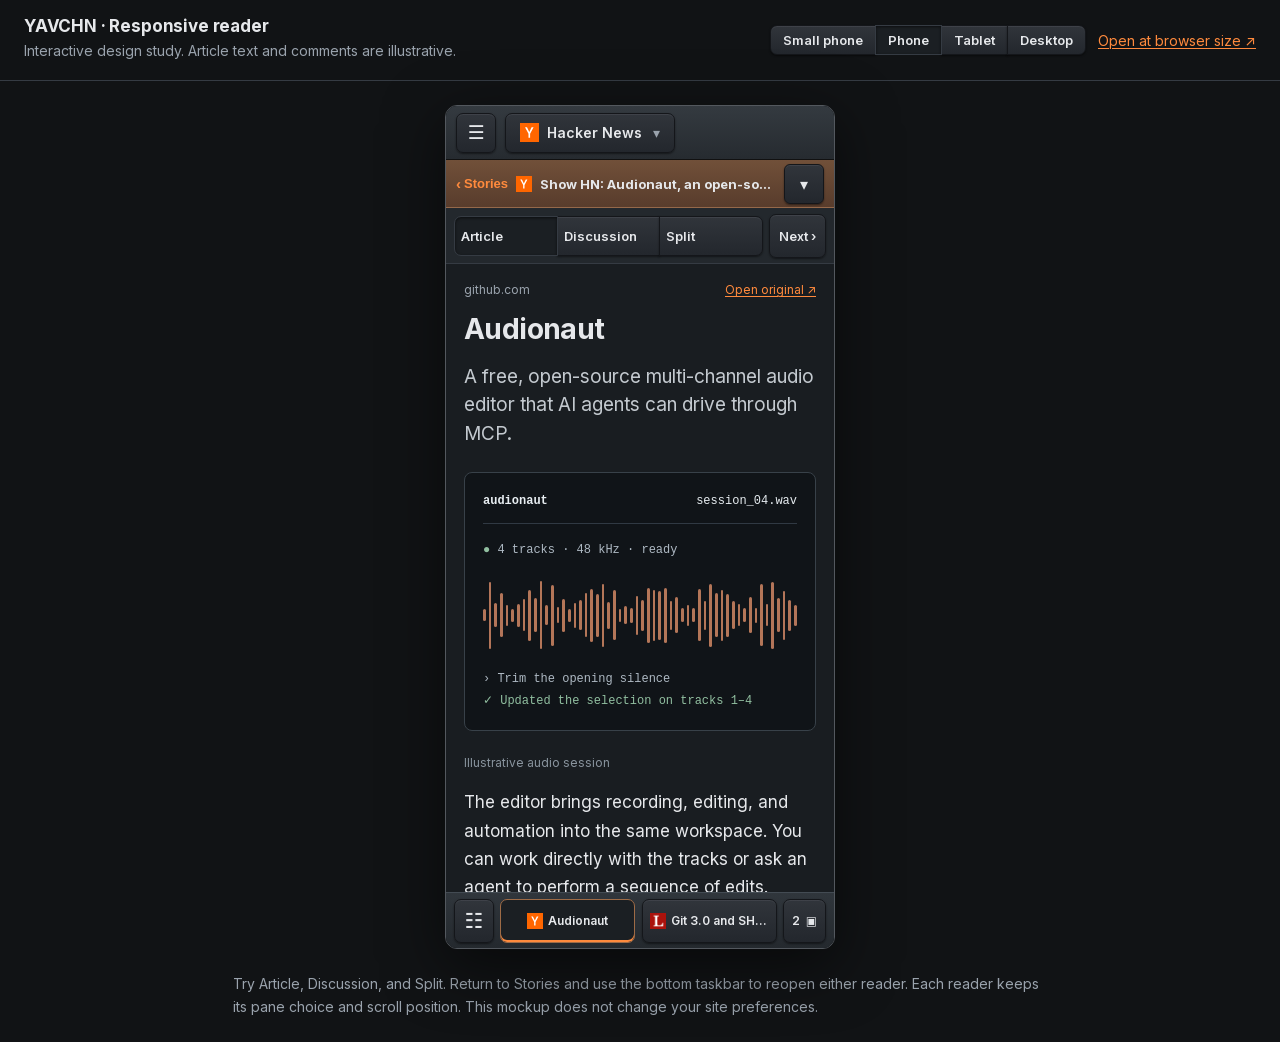
<file: src/static/mockups/index.html>
<!doctype html><html lang="en" data-theme="dark"><head><meta charset="utf-8"><meta name="viewport" content="width=device-width,initial-scale=1"><title>YAVCHN responsive reader study</title><link rel="stylesheet" href="../pudl/pudl.css"><link rel="stylesheet" href="preview.css"><style>
body{margin:0;background:#111315;color:var(--text);font:14px var(--font)}.review-header{padding:16px 24px;border-bottom:1px solid var(--border);display:flex;align-items:center;gap:20px;flex-wrap:wrap}.review-header h1{font-size:17px;margin:0}.review-header p{margin:5px 0;color:var(--text-muted)}.review-controls{display:flex;gap:12px;align-items:center;flex-wrap:wrap;margin-left:auto}.review-stage{padding:24px 12px;display:flex;justify-content:center}.preview-frame{container:preview / inline-size;width:390px;max-width:100%;height:844px;--preview-height:844px;border:1px solid #53585e;border-radius:12px;box-shadow:0 16px 60px #0008;overflow:hidden;position:relative}.preview-app{position:relative}.preview-app .mock-menu{position:absolute;inset:54px auto auto 8px;max-width:calc(100% - 16px)}.preview-app .toast{position:absolute}.review-note{max-width:850px;margin:0 auto 24px;padding:0 18px;line-height:1.6;color:var(--text-muted)}
</style></head><body><header class="review-header"><div><h1>YAVCHN · Responsive reader</h1><p>Interactive design study. Article text and comments are illustrative.</p></div><div class="review-controls"><div class="seg" role="group" aria-label="Preview size"><button data-width="320" data-height="740" aria-pressed="false">Small phone</button><button data-width="390" data-height="844" aria-pressed="true">Phone</button><button data-width="768" data-height="950" aria-pressed="false">Tablet</button><button data-width="1440" data-height="900" aria-pressed="false">Desktop</button></div><a href="reader.html" target="_blank">Open at browser size ↗</a></div></header><div class="review-stage"><div class="preview-frame"><div class="preview-app">
<header class="shell">
 <button class="btn icon" id="menu-toggle" aria-label="Site menu" aria-expanded="false">☰</button>
 <strong class="brand"><img src="../logo-24x24.png" alt="">YAVCHN</strong>
 <nav class="desktop-menus" aria-label="Site menus"><button class="menu-link" data-menu="Go">Go</button><button class="menu-link" data-menu="Applets">Applets</button><button class="menu-link" data-menu="Feed">Feed</button><button class="menu-link" data-menu="View">View</button><button class="menu-link" data-menu="Window">Window</button><button class="menu-link" data-menu="Help">Help</button></nav>
 <span class="shell-rule"></span><div class="seg layout-choice" role="group" aria-label="Browsing view"><button aria-pressed="true" id="windowed">▣ Windowed</button><button aria-pressed="false" id="classic">▢ Classic</button></div>
 <button class="btn source-choice" id="feed-button"><img src="../hn-favicon.svg" alt=""> <span>Hacker News</span> <span class="chevron">▾</span></button>
</header>
<main class="workspace">
 <aside class="sidebar" aria-label="Stories"><div class="feed-tools"><button class="btn icon" id="refresh-feed" aria-label="Refresh feed">↻</button><input type="search" class="form-input" placeholder="Search stories…" aria-label="Search stories"></div><div class="categories seg" role="group" aria-label="Feed category"><button aria-pressed="true">Top</button><button aria-pressed="false">New</button><button aria-pressed="false">Best</button><button aria-pressed="false">Show HN</button></div><div id="story-list"></div></aside>
 <section class="desktop" aria-label="Reader workspace"><div class="desktop-hint">Your stories stay open here.</div>
 <div id="readers"></div>
 </section>
</main>
<footer class="taskbar" aria-label="Open windows"><button class="btn stories-task" aria-label="Show story list">☷ <span>Stories</span></button><div id="tasks"></div><button class="btn window-count" data-menu="Window" aria-label="Show open windows">2 <span>▣</span></button></footer>
<div id="menu" class="mock-menu" popover aria-label="Commands"><div class="menu-heading"></div><div class="menu-items"></div><div class="scroll-cue" aria-hidden="true">⌄ More below</div></div>
<div class="toast" role="status" hidden></div>
<template id="reader-template"><section class="reader" aria-label="Article reader">
 <header class="reader-head"><button class="back" aria-label="Back to stories">‹ <span>Stories</span></button><img class="site-icon" alt=""><strong class="reader-title"></strong><div class="window-chrome"><button class="btn icon minimize" aria-label="Minimize window">−</button><button class="btn icon maximize" aria-label="Maximize window">□</button></div><button class="btn icon reader-options" aria-label="Reader actions" aria-expanded="false">▾</button></header>
 <div class="reading-tools"><div class="seg pane-choice" role="group" aria-label="Reader panes"><button data-mode="article" aria-pressed="true">Article</button><button data-mode="discussion" aria-pressed="false">Discussion <span class="count">14</span></button><button data-mode="split" aria-pressed="false">Split</button></div><button class="btn next" aria-label="Next story">Next ›</button></div>
 <div class="panes" data-mode="article"><div class="article-scroll" tabindex="0"><div class="article-meta"><span class="domain"></span><a class="original" target="_blank" rel="noopener">Open original ↗</a></div><article></article></div>
 <div class="divider" role="separator" tabindex="0" aria-label="Resize article and discussion" aria-orientation="horizontal" aria-valuemin="20" aria-valuemax="80" aria-valuenow="55"><span></span></div>
 <div class="discussion-scroll" tabindex="0"><header class="discussion-info"><span>14 comments · 110 points</span><a target="_blank" rel="noopener" class="source-link">Open on HN ↗</a><div class="seg sort" role="group" aria-label="Comment order"><button aria-pressed="true">Best</button><button aria-pressed="false">Newest</button><button aria-pressed="false">Oldest</button></div></header><div class="comments"></div></div></div>
 </section></template>
</div></div></div><p class="review-note">Try Article, Discussion, and Split. Return to Stories and use the bottom taskbar to reopen either reader. Each reader keeps its pane choice and scroll position. This mockup does not change your site preferences.</p><script src="reader.js"></script><script>document.querySelectorAll('[data-width]').forEach(b=>b.onclick=()=>{const frame=document.querySelector('.preview-frame');frame.style.width=b.dataset.width+'px';frame.style.height=b.dataset.height+'px';frame.style.setProperty('--preview-height',b.dataset.height+'px');document.querySelectorAll('[data-width]').forEach(x=>x.setAttribute('aria-pressed',String(x===b)))});</script></body></html>
</file>
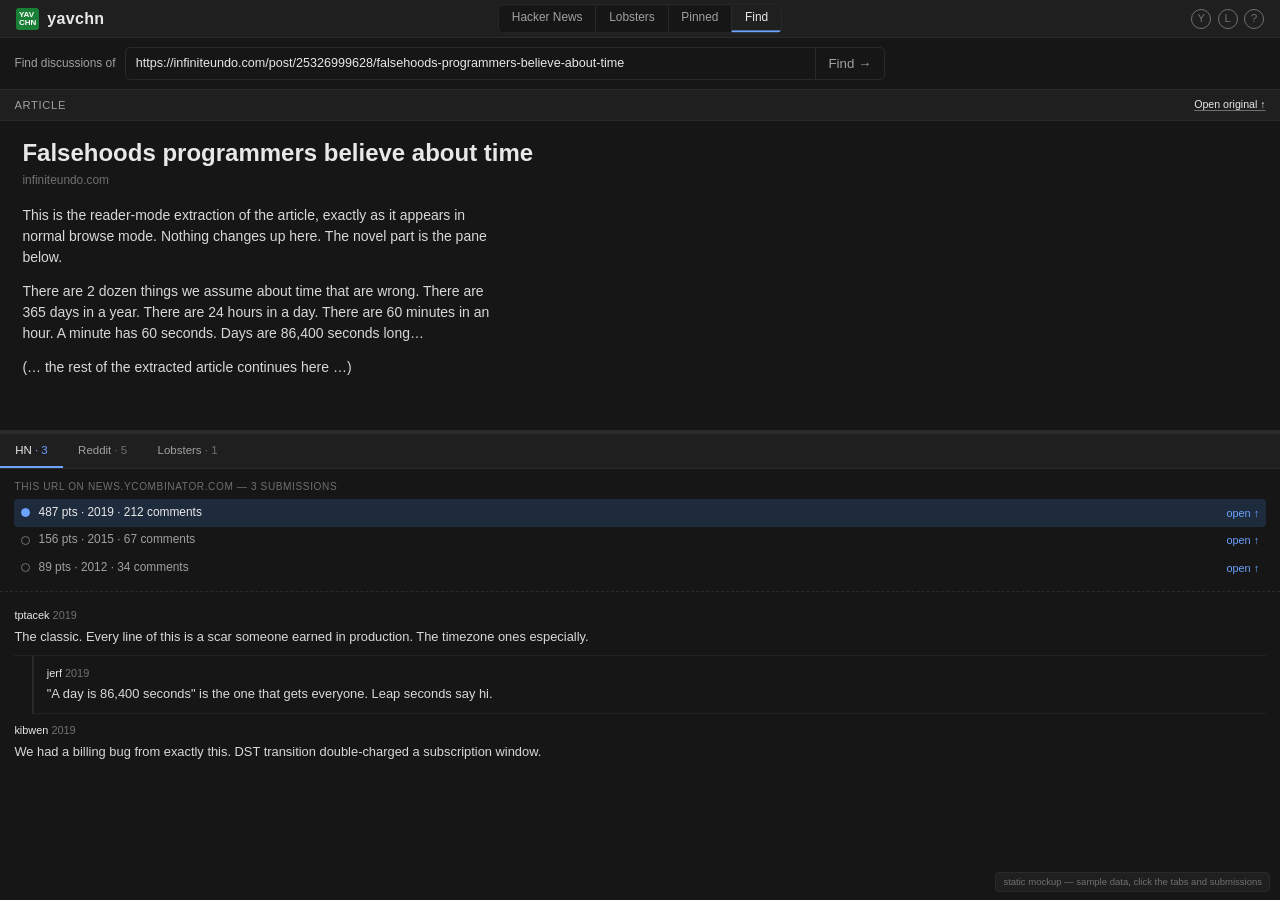
<file: mockups/discussion-finder.html>
<!doctype html>
<html lang="en" data-theme="dark">
<head>
<meta charset="utf-8">
<title>yavchn · discussion-finder mockup</title>
<meta name="viewport" content="width=device-width, initial-scale=1">
<style>
  /* Palette lifted from yavchn's style.css (dark theme) so this reads in context. */
  :root[data-theme="dark"] {
    --header-h: 38px;
    --pane-border: #2a2a2a;
    --pane-bg: #161616;
    --pane-header-bg: #1f1f1f;
    --text: #e8e8e8;
    --text-mute: #a0a0a0;
    --text-dim: #707070;
    --hover: #1f1f1f;
    --selected: #1e2b3d;
    --link: #6ba3ff;
    --thread-rule: #2a2a2a;
    --comment-border: #222;
    --article-text: #d8d8d8;
  }
  * { box-sizing: border-box; }
  html, body { margin: 0; height: 100%; overflow: hidden; }
  body {
    font: 14px/1.5 -apple-system, BlinkMacSystemFont, "Segoe UI", Helvetica, Arial, sans-serif;
    color: var(--text);
    background: var(--pane-bg);
    display: flex;
    flex-direction: column;
    height: 100vh;
  }

  /* ---- header ---- */
  header {
    height: var(--header-h);
    padding: 0 1rem;
    background: var(--pane-header-bg);
    border-bottom: 1px solid var(--pane-border);
    display: flex;
    align-items: center;
    position: relative;
    flex-shrink: 0;
  }
  header h1 {
    margin: 0;
    font-size: 1rem;
    font-weight: 600;
    letter-spacing: 0.02em;
    display: flex;
    align-items: center;
    gap: 0.5rem;
  }
  .logo-mark {
    background: #1a7f37;
    color: #fff;
    font-size: 0.5rem;
    font-weight: 700;
    line-height: 1;
    padding: 3px 3px;
    border-radius: 3px;
    letter-spacing: 0;
  }
  .source-picker {
    position: absolute;
    left: 50%;
    top: 50%;
    transform: translate(-50%, -50%);
    display: inline-flex;
    background: var(--pane-bg);
    border: 1px solid var(--pane-border);
    border-radius: 5px;
    overflow: hidden;
    font-size: 0.85em;
  }
  .source-pick {
    color: var(--text-mute);
    text-decoration: none;
    padding: 0.28rem 0.8rem 0.18rem;
    font-weight: 500;
    white-space: nowrap;
    border-bottom: 2px solid transparent;
  }
  .source-pick + .source-pick { border-left: 1px solid var(--pane-border); }
  .source-pick.active {
    color: var(--text);
    background: var(--pane-header-bg);
    border-bottom-color: var(--link);
  }
  .header-actions { margin-left: auto; display: flex; align-items: center; gap: 0.4rem; color: var(--text-dim); font-size: 0.8em; }
  .header-actions .chip { border: 1px solid var(--text-dim); border-radius: 50%; width: 20px; height: 20px; display: inline-flex; align-items: center; justify-content: center; }

  /* ---- finder bar ---- */
  .finder-bar {
    flex-shrink: 0;
    padding: 0.55rem 0.9rem;
    background: var(--pane-bg);
    border-bottom: 1px solid var(--pane-border);
    display: flex;
    align-items: center;
    gap: 0.6rem;
  }
  .finder-bar label { color: var(--text-mute); font-size: 0.85em; white-space: nowrap; }
  .finder-frame {
    flex: 1;
    display: flex;
    align-items: stretch;
    background: var(--pane-bg);
    border: 1px solid var(--pane-border);
    border-radius: 5px;
    overflow: hidden;
    max-width: 760px;
  }
  .finder-frame:focus-within { border-color: var(--link); }
  .finder-frame input {
    flex: 1;
    border: 0;
    background: transparent;
    color: var(--text);
    font: inherit;
    font-size: 0.9em;
    padding: 0.4rem 0.6rem;
  }
  .finder-frame input:focus { outline: none; }
  .finder-frame button {
    border: 0;
    border-left: 1px solid var(--pane-border);
    background: transparent;
    color: var(--text-mute);
    cursor: pointer;
    padding: 0 0.8rem;
    font-size: 0.95em;
  }
  .finder-frame button:hover { color: var(--text); background: var(--hover); }

  /* ---- panes ---- */
  .panes { flex: 1; display: grid; grid-template-rows: 42% 4px 1fr; min-height: 0; }
  .pane { overflow: hidden; display: flex; flex-direction: column; min-height: 0; }
  .pane-header {
    display: flex;
    align-items: center;
    justify-content: space-between;
    padding: 0.4rem 0.9rem;
    background: var(--pane-header-bg);
    border-bottom: 1px solid var(--pane-border);
    font-size: 0.8em;
    flex-shrink: 0;
  }
  .pane-label { color: var(--text-mute); text-transform: uppercase; letter-spacing: 0.06em; font-weight: 500; }
  .pane-header a { color: var(--text); text-decoration: underline; text-decoration-color: var(--text-dim); text-underline-offset: 2px; font-size: 0.95em; }
  .pane-body { overflow-y: auto; padding: 1.1rem 1.4rem; }
  .splitter { background: var(--pane-border); }

  /* article */
  .article-title { font-size: 1.5rem; font-weight: 700; margin: 0 0 0.2rem; line-height: 1.25; }
  .article-host { color: var(--text-dim); font-size: 0.85em; margin: 0 0 1rem; }
  .article-body { color: var(--article-text); max-width: 60ch; }
  .article-body p { margin: 0 0 0.9em; }

  /* discussions */
  .disc-tabs { display: flex; gap: 0; border-bottom: 1px solid var(--pane-border); background: var(--pane-header-bg); flex-shrink: 0; }
  .disc-tab {
    appearance: none; background: transparent; border: 0; cursor: pointer;
    color: var(--text-mute); font: inherit; font-size: 0.82em; font-weight: 500;
    padding: 0.45rem 0.95rem;
    border-bottom: 2px solid transparent;
  }
  .disc-tab:hover { color: var(--text); background: var(--hover); }
  .disc-tab.active { color: var(--text); border-bottom-color: var(--link); }
  .disc-tab .count { color: var(--text-dim); font-weight: 400; }
  .disc-tab.active .count { color: var(--link); }

  /* submission picker */
  .submissions { padding: 0.6rem 0.9rem; border-bottom: 1px dashed var(--thread-rule); }
  .submissions-label { color: var(--text-dim); font-size: 0.72em; text-transform: uppercase; letter-spacing: 0.06em; margin-bottom: 0.35rem; }
  .submission {
    display: flex; align-items: center; gap: 0.55rem;
    padding: 0.3rem 0.4rem; border-radius: 4px; cursor: pointer;
    font-size: 0.85em; color: var(--text-mute);
  }
  .submission:hover { background: var(--hover); }
  .submission.active { background: var(--selected); color: var(--text); }
  .submission .dot { width: 9px; height: 9px; border-radius: 50%; border: 1.5px solid var(--text-dim); flex-shrink: 0; }
  .submission.active .dot { border-color: var(--link); background: var(--link); }
  .submission .where { color: var(--text-dim); }
  .submission.active .where { color: var(--text-mute); }
  .submission .open { margin-left: auto; color: var(--link); text-decoration: none; font-size: 0.92em; }

  /* thread */
  .thread { padding: 0.4rem 0.9rem 1.2rem; }
  .comment { padding: 0.55rem 0; border-bottom: 1px solid var(--comment-border); }
  .comment:last-child { border-bottom: 0; }
  .comment.child { margin-left: 1.1rem; border-left: 2px solid var(--thread-rule); padding-left: 0.8rem; }
  .comment-head { font-size: 0.78em; color: var(--text-mute); margin-bottom: 0.2rem; }
  .comment-head .author { color: var(--text); font-weight: 500; }
  .comment-head .age { color: var(--text-dim); }
  .comment-text { color: var(--article-text); font-size: 0.92em; }
  .empty { color: var(--text-dim); padding: 1rem 0.9rem; font-style: italic; }

  .mock-flag {
    position: fixed; bottom: 8px; right: 10px;
    font-size: 0.68em; color: var(--text-dim);
    background: var(--pane-header-bg); border: 1px solid var(--pane-border);
    border-radius: 4px; padding: 2px 7px;
  }
</style>
</head>
<body>

<header>
  <h1><span class="logo-mark">YAV<br>CHN</span> yavchn</h1>
  <nav class="source-picker">
    <span class="source-pick">Hacker News</span>
    <span class="source-pick">Lobsters</span>
    <span class="source-pick">Pinned</span>
    <span class="source-pick active">Find</span>
  </nav>
  <div class="header-actions">
    <span class="chip">Y</span><span class="chip">L</span><span class="chip">?</span>
  </div>
</header>

<div class="finder-bar">
  <label for="url">Find discussions of</label>
  <div class="finder-frame">
    <input id="url" type="text" value="https://infiniteundo.com/post/25326999628/falsehoods-programmers-believe-about-time" spellcheck="false">
    <button type="button">Find &rarr;</button>
  </div>
</div>

<div class="panes">

  <!-- article pane -->
  <section class="pane">
    <div class="pane-header">
      <span class="pane-label">article</span>
      <a href="#">Open original &uarr;</a>
    </div>
    <div class="pane-body">
      <h2 class="article-title">Falsehoods programmers believe about time</h2>
      <p class="article-host">infiniteundo.com</p>
      <div class="article-body">
        <p>This is the reader-mode extraction of the article, exactly as it appears in normal browse mode. Nothing changes up here. The novel part is the pane below.</p>
        <p>There are 2 dozen things we assume about time that are wrong. There are 365 days in a year. There are 24 hours in a day. There are 60 minutes in an hour. A minute has 60 seconds. Days are 86,400 seconds long&hellip;</p>
        <p>(&hellip; the rest of the extracted article continues here &hellip;)</p>
      </div>
    </div>
  </section>

  <div class="splitter"></div>

  <!-- discussions pane: the new thing -->
  <section class="pane">
    <div class="disc-tabs" id="tabs"></div>
    <div class="pane-body" style="padding:0;">
      <div class="submissions" id="submissions"></div>
      <div class="thread" id="thread"></div>
    </div>
  </section>

</div>

<div class="mock-flag">static mockup &mdash; sample data, click the tabs and submissions</div>

<script>
// ---- sample data: one URL, discussed many places over many years ----
var DATA = {
  hn: {
    label: 'HN', site: 'news.ycombinator.com',
    submissions: [
      { id:'a', meta:'487 pts · 2019 · 212 comments', where:'',
        comments:[
          {a:'tptacek', age:'2019', t:'The classic. Every line of this is a scar someone earned in production. The timezone ones especially.'},
          {a:'jerf', age:'2019', t:'"A day is 86,400 seconds" is the one that gets everyone. Leap seconds say hi.', child:true},
          {a:'kibwen', age:'2019', t:'We had a billing bug from exactly this. DST transition double-charged a subscription window.'}
        ]},
      { id:'b', meta:'156 pts · 2015 · 67 comments', where:'',
        comments:[
          {a:'userfoo', age:'2015', t:'Reposting because it bears repeating every few years. Still 100% accurate.'},
          {a:'barbaz', age:'2015', t:'The "every region uses the Gregorian calendar" assumption broke a date picker we shipped to a client in Iran.', child:true}
        ]},
      { id:'c', meta:'89 pts · 2012 · 34 comments', where:'',
        comments:[
          {a:'oldtimer', age:'2012', t:'First time this hit the front page. The original list was shorter back then.'}
        ]}
    ]
  },
  reddit: {
    label: 'Reddit', site: 'reddit.com',
    submissions: [
      { id:'r1', meta:'1.2k pts · 2019 · 340 comments', where:'r/programming',
        comments:[
          {a:'u/devlife', age:'2019', t:'My team printed this and pinned it above the standup board. Half are still open bugs.'},
          {a:'u/tzwrangler', age:'2019', t:'"The system clock will never be set to a time in the past." I have seen NTP do exactly this. Chaos.', child:true}
        ]},
      { id:'r2', meta:'890 pts · 2014 · 200 comments', where:'r/programming',
        comments:[
          {a:'u/legacycoder', age:'2014', t:'Older thread, but the comments here actually go deeper on the leap-second handling than the newer one.'}
        ]},
      { id:'r3', meta:'215 pts · 2020 · 56 comments', where:'r/webdev',
        comments:[
          {a:'u/frontendfran', age:'2020', t:'JS Date is a war crime and this list explains why every one of my forms breaks at midnight UTC.'}
        ]},
      { id:'r4', meta:'78 pts · 2021 · 12 comments', where:'r/golang',
        comments:[
          {a:'u/gopher', age:'2021', t:'time.Time carrying a monotonic clock reading actually saves you from a couple of these. Go got it right.'}
        ]},
      { id:'r5', meta:'45 pts · 2016 · 8 comments', where:'r/compsci',
        comments:[
          {a:'u/theory', age:'2016', t:'Worth pairing with the "falsehoods about names" and "falsehoods about addresses" lists.'}
        ]}
    ]
  },
  lobsters: {
    label: 'Lobsters', site: 'lobste.rs',
    submissions: [
      { id:'l1', meta:'34 pts · 2019 · 11 comments', where:'',
        comments:[
          {a:'pushcx', age:'2019', t:'Smaller thread than HN but the practitioners here all have a specific horror story to add.'},
          {a:'calvin', age:'2019', t:'The monotonic-vs-wall-clock distinction is the one I wish every junior learned on day one.', child:true}
        ]}
    ]
  }
};

var ORDER = ['hn','reddit','lobsters'];
var state = { source:'hn', sub:'a' };

function renderTabs() {
  var el = document.getElementById('tabs');
  el.innerHTML = ORDER.map(function(k){
    var s = DATA[k];
    var active = k === state.source ? ' active' : '';
    return '<button class="disc-tab'+active+'" data-src="'+k+'">'+
      s.label+' <span class="count">&middot; '+s.submissions.length+'</span></button>';
  }).join('');
}

function renderSubmissions() {
  var s = DATA[state.source];
  var el = document.getElementById('submissions');
  el.innerHTML =
    '<div class="submissions-label">This URL on '+s.site+' &mdash; '+s.submissions.length+' submission'+(s.submissions.length>1?'s':'')+'</div>' +
    s.submissions.map(function(sub){
      var active = sub.id === state.sub ? ' active' : '';
      var where = sub.where ? '<span class="where">'+sub.where+' &middot; </span>' : '';
      return '<div class="submission'+active+'" data-sub="'+sub.id+'">'+
        '<span class="dot"></span>'+
        '<span>'+where+sub.meta+'</span>'+
        '<a class="open" href="#" onclick="return false">open &uarr;</a>'+
        '</div>';
    }).join('');
}

function renderThread() {
  var s = DATA[state.source];
  var sub = s.submissions.filter(function(x){return x.id===state.sub;})[0];
  var el = document.getElementById('thread');
  if (!sub) { el.innerHTML = '<div class="empty">Pick a submission above.</div>'; return; }
  el.innerHTML = sub.comments.map(function(c){
    return '<div class="comment'+(c.child?' child':'')+'">'+
      '<div class="comment-head"><span class="author">'+c.a+'</span> <span class="age">'+c.age+'</span></div>'+
      '<div class="comment-text">'+c.t+'</div>'+
      '</div>';
  }).join('');
}

function renderAll() { renderTabs(); renderSubmissions(); renderThread(); }

document.addEventListener('click', function(e){
  var tab = e.target.closest('.disc-tab');
  if (tab) {
    state.source = tab.dataset.src;
    state.sub = DATA[state.source].submissions[0].id;
    renderAll();
    return;
  }
  var sub = e.target.closest('.submission');
  if (sub) {
    state.sub = sub.dataset.sub;
    renderSubmissions();
    renderThread();
  }
});

renderAll();
</script>
</body>
</html>
</file>
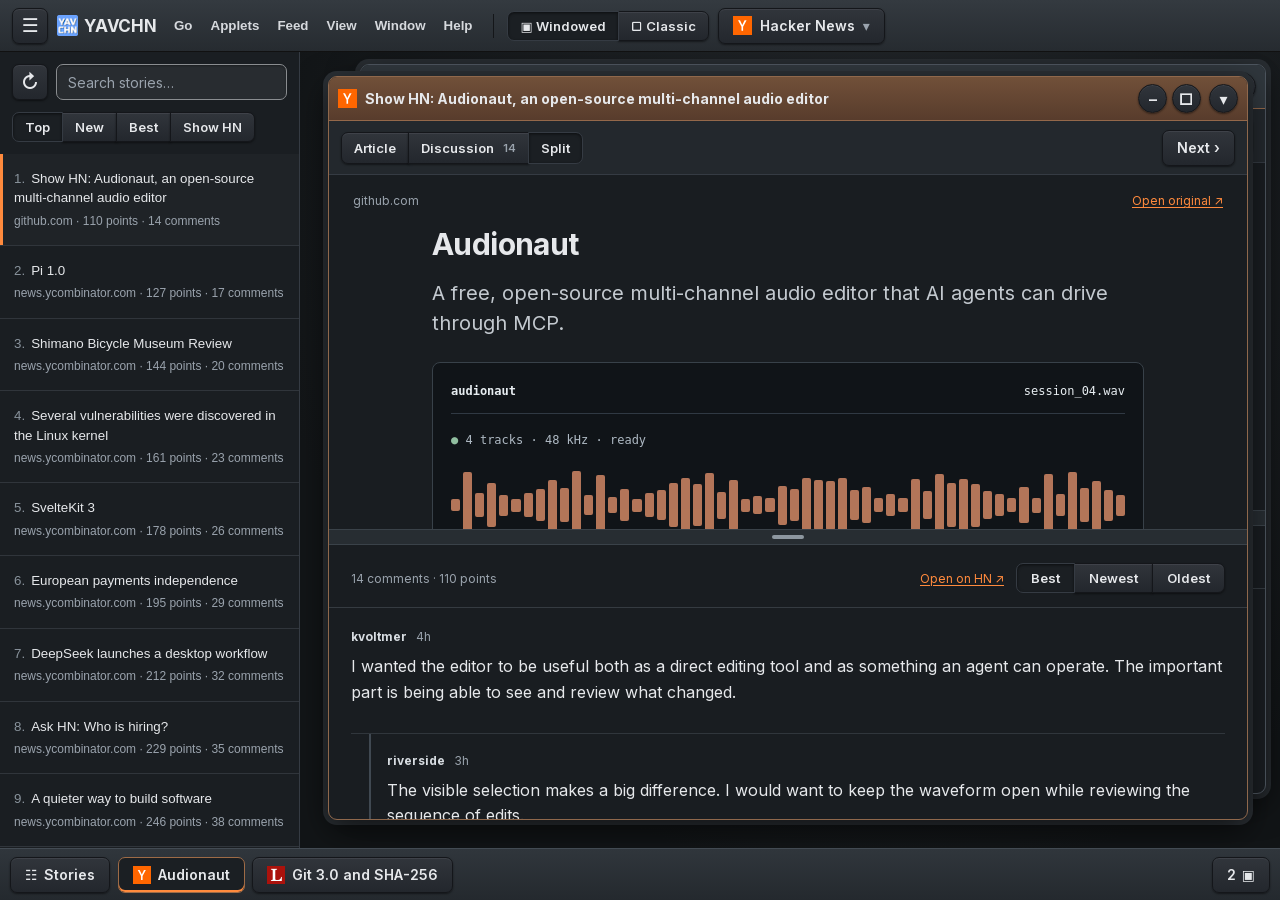
<file: src/static/mockups/reader.html>
<!doctype html>
<html lang="en" data-theme="dark">
<head><meta charset="utf-8"><meta name="viewport" content="width=device-width,initial-scale=1"><title>YAVCHN reader mockup</title><link rel="stylesheet" href="../pudl/pudl.css"><link rel="stylesheet" href="reader.css"></head>
<body>
<header class="shell">
 <button class="btn icon" id="menu-toggle" aria-label="Site menu" aria-expanded="false">☰</button>
 <strong class="brand"><img src="../logo-24x24.png" alt="">YAVCHN</strong>
 <nav class="desktop-menus" aria-label="Site menus"><button class="menu-link" data-menu="Go">Go</button><button class="menu-link" data-menu="Applets">Applets</button><button class="menu-link" data-menu="Feed">Feed</button><button class="menu-link" data-menu="View">View</button><button class="menu-link" data-menu="Window">Window</button><button class="menu-link" data-menu="Help">Help</button></nav>
 <span class="shell-rule"></span><div class="seg layout-choice" role="group" aria-label="Browsing view"><button aria-pressed="true" id="windowed">▣ Windowed</button><button aria-pressed="false" id="classic">▢ Classic</button></div>
 <button class="btn source-choice" id="feed-button"><img src="../hn-favicon.svg" alt=""> <span>Hacker News</span> <span class="chevron">▾</span></button>
</header>
<main class="workspace">
 <aside class="sidebar" aria-label="Stories"><div class="feed-tools"><button class="btn icon" id="refresh-feed" aria-label="Refresh feed">↻</button><input type="search" class="form-input" placeholder="Search stories…" aria-label="Search stories"></div><div class="categories seg" role="group" aria-label="Feed category"><button aria-pressed="true">Top</button><button aria-pressed="false">New</button><button aria-pressed="false">Best</button><button aria-pressed="false">Show HN</button></div><div id="story-list"></div></aside>
 <section class="desktop" aria-label="Reader workspace"><div class="desktop-hint">Your stories stay open here.</div>
 <div id="readers"></div>
 </section>
</main>
<footer class="taskbar" aria-label="Open windows"><button class="btn stories-task" aria-label="Show story list">☷ <span>Stories</span></button><div id="tasks"></div><button class="btn window-count" data-menu="Window" aria-label="Show open windows">2 <span>▣</span></button></footer>
<div id="menu" class="mock-menu" popover aria-label="Commands"><div class="menu-heading"></div><div class="menu-items"></div><div class="scroll-cue" aria-hidden="true">⌄ More below</div></div>
<div class="toast" role="status" hidden></div>
<template id="reader-template"><section class="reader" aria-label="Article reader">
 <header class="reader-head"><button class="back" aria-label="Back to stories">‹ <span>Stories</span></button><img class="site-icon" alt=""><strong class="reader-title"></strong><div class="window-chrome"><button class="btn icon minimize" aria-label="Minimize window">−</button><button class="btn icon maximize" aria-label="Maximize window">□</button></div><button class="btn icon reader-options" aria-label="Reader actions" aria-expanded="false">▾</button></header>
 <div class="reading-tools"><div class="seg pane-choice" role="group" aria-label="Reader panes"><button data-mode="article" aria-pressed="true">Article</button><button data-mode="discussion" aria-pressed="false">Discussion <span class="count">14</span></button><button data-mode="split" aria-pressed="false">Split</button></div><button class="btn next" aria-label="Next story">Next ›</button></div>
 <div class="panes" data-mode="article"><div class="article-scroll" tabindex="0"><div class="article-meta"><span class="domain"></span><a class="original" target="_blank" rel="noopener">Open original ↗</a></div><article></article></div>
 <div class="divider" role="separator" tabindex="0" aria-label="Resize article and discussion" aria-orientation="horizontal" aria-valuemin="20" aria-valuemax="80" aria-valuenow="55"><span></span></div>
 <div class="discussion-scroll" tabindex="0"><header class="discussion-info"><span>14 comments · 110 points</span><a target="_blank" rel="noopener" class="source-link">Open on HN ↗</a><div class="seg sort" role="group" aria-label="Comment order"><button aria-pressed="true">Best</button><button aria-pressed="false">Newest</button><button aria-pressed="false">Oldest</button></div></header><div class="comments"></div></div></div>
 </section></template>
<script src="reader.js"></script></body></html>
</file>
<file: src/static/pudl/pudl.css>
/* ==========================================================================
   PUDL, the Pleasantly Usable Design Language (pronounced "puddle").
   Version 0.97.8.

   PUDL gives every affordance one visual representation, so that somebody
   who has learned it once can use any application built with it on sight.

   Elevation signals interactivity:
     - Raised, with a hairline border and an inset highlight, is pressable (.btn).
     - Sunken, with an inset shadow, is an input (.form-input).
     - Flat is display only (.kv-table cells, .form-input[readonly]).
   Colour is never the only signal: every meaningful state carries a glyph.
   One .btn-primary per visible context.

   State is marked with the ARIA attribute that states it, so the eye and
   assistive technology are told the same thing: aria-current for where the
   reader is, aria-pressed and aria-checked for toggles, aria-selected for
   the tab of a tab panel. The older .active class still works as an alias.

   A project themes PUDL with a stylesheet loaded after this one. It may
   change any colour token, including the background and the topbar, and
   the font tokens, within the restrictions in the README. It never changes
   what a raised, sunken or flat surface means.
   ========================================================================== */

/* BEGIN INTER: generated by build/fonts.py. */
/* Inter by Rasmus Andersson, SIL OFL 1.1 (fonts/Inter-LICENSE.txt).
   Script subsets keep weights 400 to 900, the optical size of text, and
   the OpenType features CSS asks for by name; pudl-fonts-full.css has the rest. */
@font-face {
  font-family: "Inter";
  font-style: normal;
  font-weight: 400 900;
  font-display: swap;
  src: url("fonts/Inter-rest.woff2") format("woff2");
  unicode-range: U+02CD, U+02D8-02D9, U+02DB, U+0300-0304, U+0306-030A, U+030C, U+030F, U+0313, U+0315, U+031B, U+0323, U+0326-0328, U+032C, U+0337-0338, U+0342-0343, U+0346-036F, U+0483-0489, U+0E3F, U+1DC0-1DF5, U+1DFC-1DFF, U+2070-2071, U+2074-208E, U+2090-209C, U+20DB-20DE, U+20E8, U+20F0, U+2100-2101, U+2103, U+2105-2106, U+2109, U+2117, U+211E-2121, U+2126, U+212A-212B, U+212E, U+2132, U+213B, U+214D, U+2150-217F, U+2183-2186, U+2189, U+2202, U+2205-2206, U+220F, U+2211, U+221A, U+221E, U+222B, U+2236, U+2248, U+2260, U+2264-2265, U+2295-2298, U+2303-2305, U+2318, U+2325-2327, U+232B, U+2380, U+2387, U+238B, U+23CE-23CF, U+2423, U+2460-2468, U+24B6-24CF, U+24EA, U+25A0-25A2, U+25AA, U+25B2-25B3, U+25B6-25B7, U+25BA-25BD, U+25C0-25C1, U+25C4-25C7, U+25CA-25CB, U+25CF, U+25E6, U+25EF, U+2600, U+2605-2606, U+263C, U+2661, U+2665, U+266A-266B, U+26A0, U+2713, U+2717, U+2756, U+2764, U+2780-2788, U+27EF, U+27F5-27FA, U+2913, U+2A38, U+2B06, U+2B12-2B13, U+2B1C, U+2B24, U+2DFF, U+2E18, U+A69F, U+A92E, U+E000, U+E002-E05E, U+E06A-E0BD, U+E0C8-E0CC, U+E0DC-E0E6, U+E0F3-E0F5, U+E106, U+E109-E10A, U+E10C-E10F, U+E111-E113, U+E117-E118, U+E121-E122, U+E124, U+E12A-E15E, U+E163, U+E1C3, U+E1D2-E1DF, U+E1E1-E2DC, U+EE01-EE07, U+EE09-EE0A, U+EE0C-EE12, U+EE14, U+EE17, U+EE1D-EE45, U+EE47-EE84, U+EE87-EED6, U+EED8-EEE1, U+F6C3, U+1F12F-1F149, U+1F16A-1F16B, U+1F850, U+1F852;
}
@font-face {
  font-family: "Inter";
  font-style: normal;
  font-weight: 400 900;
  font-display: swap;
  src: url("fonts/Inter-cyrillic-ext.woff2") format("woff2");
  unicode-range: U+0300-0304, U+0306-030A, U+030C, U+030F, U+0313, U+0315, U+031B, U+0323, U+0326-0328, U+032C, U+0337-0338, U+0342-0343, U+0346-036F, U+0460-0479, U+0480-049D, U+04A0-04FF, U+052F, U+1DC0-1DF5, U+1DFC-1DFF, U+20B4, U+20DB-20DE, U+20E8, U+20F0, U+2DFF, U+A69F;
}
@font-face {
  font-family: "Inter";
  font-style: normal;
  font-weight: 400 900;
  font-display: swap;
  src: url("fonts/Inter-cyrillic.woff2") format("woff2");
  unicode-range: U+0300-0304, U+0306-030A, U+030C, U+030F, U+0313, U+0315, U+031B, U+0323, U+0326-0328, U+032C, U+0337-0338, U+0342-0343, U+0346-036F, U+0400-045F, U+0483-0489, U+0490-0491, U+04B0-04B1, U+1DC0-1DF5, U+1DFC-1DFF, U+20DB-20DE, U+20E8, U+20F0, U+2116, U+2DFF, U+A69F;
}
@font-face {
  font-family: "Inter";
  font-style: normal;
  font-weight: 400 900;
  font-display: swap;
  src: url("fonts/Inter-greek-ext.woff2") format("woff2");
  unicode-range: U+0300-0304, U+0306-030A, U+030C, U+030F, U+0313, U+0315, U+031B, U+0323, U+0326-0328, U+032C, U+0337-0338, U+0342-0343, U+0346-036F, U+0483-0489, U+1DC0-1DF5, U+1DFC-1DFF, U+1F00-1F15, U+1F18-1F1D, U+1F20-1F45, U+1F48-1F4D, U+1F50-1F57, U+1F59, U+1F5B, U+1F5D, U+1F5F-1F7D, U+1F80-1FB4, U+1FB6-1FC4, U+1FC6-1FD3, U+1FD6-1FDB, U+1FDD-1FEF, U+1FF2-1FF4, U+1FF6-1FFE, U+20DB-20DE, U+20E8, U+20F0, U+2DFF, U+A69F;
}
@font-face {
  font-family: "Inter";
  font-style: normal;
  font-weight: 400 900;
  font-display: swap;
  src: url("fonts/Inter-greek.woff2") format("woff2");
  unicode-range: U+0300-0304, U+0306-030A, U+030C, U+030F, U+0313, U+0315, U+031B, U+0323, U+0326-0328, U+032C, U+0337-0338, U+0342-0343, U+0346-036F, U+0374-0376, U+037A-037F, U+0384-038A, U+038C, U+038E-03A1, U+03A3-03D7, U+03DC-03DD, U+03F0-03F6, U+03F9-03FA, U+03FC-03FF, U+0483-0489, U+1DC0-1DF5, U+1DFC-1DFF, U+20DB-20DE, U+20E8, U+20F0, U+2DFF, U+A69F;
}
@font-face {
  font-family: "Inter";
  font-style: normal;
  font-weight: 400 900;
  font-display: swap;
  src: url("fonts/Inter-vietnamese.woff2") format("woff2");
  unicode-range: U+0102-0103, U+0110-0111, U+0128-0129, U+0168-0169, U+01A0-01A1, U+01AF-01B0, U+0300-0304, U+0306-030A, U+030C, U+030F, U+0313, U+0315, U+031B, U+0323, U+0326-0328, U+032C, U+0337-0338, U+0342-0343, U+0346-036F, U+0483-0489, U+1DC0-1DF5, U+1DFC-1DFF, U+1EA0-1EF9, U+20AB, U+20DB-20DE, U+20E8, U+20F0, U+2DFF, U+A69F;
}
@font-face {
  font-family: "Inter";
  font-style: normal;
  font-weight: 400 900;
  font-display: swap;
  src: url("fonts/Inter-latin-ext.woff2") format("woff2");
  unicode-range: U+0100-0148, U+014A-01C3, U+01C5-0254, U+0256-027B, U+027E-0284, U+0286-0290, U+0292-02A4, U+02A6-02BA, U+02BD-02C5, U+02C7-02CC, U+02CE-02D7, U+02DD-0304, U+0306-030A, U+030C, U+030F, U+0313, U+0315, U+031B, U+0323, U+0326-0328, U+032C, U+0337-0338, U+0342-0343, U+0346-036F, U+0483-0489, U+1D00, U+1D0D, U+1D1B, U+1D43, U+1D47-1D49, U+1D4D, U+1D4F-1D50, U+1D52, U+1D56-1D58, U+1D5B, U+1D62-1D65, U+1D9C, U+1DA0, U+1DBB, U+1DBF-1DF5, U+1DFC-1E9B, U+1E9D-1E9F, U+1EF2-1EFF, U+2020, U+20A0-20AB, U+20AD-20AF, U+20B1-20B5, U+20B8-20BA, U+20BC-20C0, U+20DB-20DE, U+20E8, U+20F0, U+2113, U+2C7C, U+2C7F, U+2DFF, U+A69F, U+A7FF;
}
@font-face {
  font-family: "Inter";
  font-style: normal;
  font-weight: 400 900;
  font-display: swap;
  src: url("fonts/Inter-latin.woff2") format("woff2");
  unicode-range: U+0000, U+0020-007E, U+00A0-00AC, U+00AE-00FF, U+0131, U+0152-0153, U+02BB-02BC, U+02C6, U+02DA, U+02DC, U+0300-0304, U+0306-030A, U+030C, U+030F, U+0313, U+0315, U+031B, U+0323, U+0326-0328, U+032C, U+0337-0338, U+0342-0343, U+0346-036F, U+0483-0489, U+1DC0-1DF5, U+1DFC-1DFF, U+2000-200B, U+2010-2027, U+202F-2055, U+2057, U+205F, U+20AC, U+20DB-20DE, U+20E8, U+20F0, U+2122, U+2190-2199, U+21A9-21AA, U+21B0-21B1, U+21B3-21B5, U+21BA-21BB, U+21D0, U+21D2, U+21D4, U+21DE-21DF, U+21E4-21E5, U+21E7, U+21EA, U+2212, U+2DFF, U+A69F, U+FEFF;
}
@font-face {
  font-family: "Inter";
  font-style: italic;
  font-weight: 400 900;
  font-display: swap;
  src: url("fonts/Inter-Italic-rest.woff2") format("woff2");
  unicode-range: U+02CD, U+02D8-02D9, U+02DB, U+0300-0304, U+0306-030A, U+030C, U+030F, U+0313, U+0315, U+031B, U+0323, U+0326-0328, U+032C, U+0337-0338, U+0342-0343, U+0346-036F, U+0483-0489, U+0E3F, U+1DC0-1DF5, U+1DFC-1DFF, U+2070-2071, U+2074-208E, U+2090-209C, U+20DB-20DE, U+20E8, U+20F0, U+2100-2101, U+2103, U+2105-2106, U+2109, U+2117, U+211E-2121, U+2126, U+212A-212B, U+212E, U+2132, U+213B, U+214D, U+2150-217F, U+2183-2186, U+2189, U+2202, U+2205-2206, U+220F, U+2211, U+221A, U+221E, U+222B, U+2236, U+2248, U+2260, U+2264-2265, U+2295-2298, U+2303-2305, U+2318, U+2325-2327, U+232B, U+2380, U+2387, U+238B, U+23CE-23CF, U+2423, U+2460-2468, U+24B6-24CF, U+24EA, U+25A0-25A2, U+25AA, U+25B2-25B3, U+25B6-25B7, U+25BA-25BD, U+25C0-25C1, U+25C4-25C7, U+25CA-25CB, U+25CF, U+25E6, U+25EF, U+2600, U+2605-2606, U+263C, U+2661, U+2665, U+266A-266B, U+26A0, U+2713, U+2717, U+2756, U+2764, U+2780-2788, U+27EF, U+27F5-27FA, U+2913, U+2A38, U+2B06, U+2B12-2B13, U+2B1C, U+2B24, U+2DFF, U+2E18, U+A69F, U+A92E, U+E000, U+E002-E02B, U+E04B-E05E, U+E06A-E0BD, U+E0C8-E0CC, U+E0DC-E0E6, U+E0F3-E0F5, U+E106, U+E109-E10A, U+E10C-E10F, U+E111-E113, U+E117-E118, U+E121-E122, U+E124, U+E12A-E15E, U+E163, U+E1C3, U+E1D2-E1DF, U+E1E1-E274, U+E27B-E2DC, U+EE01-EE07, U+EE09-EE0A, U+EE0C-EE12, U+EE14, U+EE17, U+EE1D-EE45, U+EE47-EE84, U+EE87-EEE1, U+F6C3, U+1F12F-1F149, U+1F16A-1F16B, U+1F850, U+1F852;
}
@font-face {
  font-family: "Inter";
  font-style: italic;
  font-weight: 400 900;
  font-display: swap;
  src: url("fonts/Inter-Italic-cyrillic-ext.woff2") format("woff2");
  unicode-range: U+0300-0304, U+0306-030A, U+030C, U+030F, U+0313, U+0315, U+031B, U+0323, U+0326-0328, U+032C, U+0337-0338, U+0342-0343, U+0346-036F, U+0460-0479, U+0480-049D, U+04A0-04FF, U+052F, U+1DC0-1DF5, U+1DFC-1DFF, U+20B4, U+20DB-20DE, U+20E8, U+20F0, U+2DFF, U+A69F;
}
@font-face {
  font-family: "Inter";
  font-style: italic;
  font-weight: 400 900;
  font-display: swap;
  src: url("fonts/Inter-Italic-cyrillic.woff2") format("woff2");
  unicode-range: U+0300-0304, U+0306-030A, U+030C, U+030F, U+0313, U+0315, U+031B, U+0323, U+0326-0328, U+032C, U+0337-0338, U+0342-0343, U+0346-036F, U+0400-045F, U+0483-0489, U+0490-0491, U+04B0-04B1, U+1DC0-1DF5, U+1DFC-1DFF, U+20DB-20DE, U+20E8, U+20F0, U+2116, U+2DFF, U+A69F;
}
@font-face {
  font-family: "Inter";
  font-style: italic;
  font-weight: 400 900;
  font-display: swap;
  src: url("fonts/Inter-Italic-greek-ext.woff2") format("woff2");
  unicode-range: U+0300-0304, U+0306-030A, U+030C, U+030F, U+0313, U+0315, U+031B, U+0323, U+0326-0328, U+032C, U+0337-0338, U+0342-0343, U+0346-036F, U+0483-0489, U+1DC0-1DF5, U+1DFC-1DFF, U+1F00-1F15, U+1F18-1F1D, U+1F20-1F45, U+1F48-1F4D, U+1F50-1F57, U+1F59, U+1F5B, U+1F5D, U+1F5F-1F7D, U+1F80-1FB4, U+1FB6-1FC4, U+1FC6-1FD3, U+1FD6-1FDB, U+1FDD-1FEF, U+1FF2-1FF4, U+1FF6-1FFE, U+20DB-20DE, U+20E8, U+20F0, U+2DFF, U+A69F;
}
@font-face {
  font-family: "Inter";
  font-style: italic;
  font-weight: 400 900;
  font-display: swap;
  src: url("fonts/Inter-Italic-greek.woff2") format("woff2");
  unicode-range: U+0300-0304, U+0306-030A, U+030C, U+030F, U+0313, U+0315, U+031B, U+0323, U+0326-0328, U+032C, U+0337-0338, U+0342-0343, U+0346-036F, U+0374-0376, U+037A-037F, U+0384-038A, U+038C, U+038E-03A1, U+03A3-03D7, U+03DC-03DD, U+03F0-03F6, U+03F9-03FA, U+03FC-03FF, U+0483-0489, U+1DC0-1DF5, U+1DFC-1DFF, U+20DB-20DE, U+20E8, U+20F0, U+2DFF, U+A69F;
}
@font-face {
  font-family: "Inter";
  font-style: italic;
  font-weight: 400 900;
  font-display: swap;
  src: url("fonts/Inter-Italic-vietnamese.woff2") format("woff2");
  unicode-range: U+0102-0103, U+0110-0111, U+0128-0129, U+0168-0169, U+01A0-01A1, U+01AF-01B0, U+0300-0304, U+0306-030A, U+030C, U+030F, U+0313, U+0315, U+031B, U+0323, U+0326-0328, U+032C, U+0337-0338, U+0342-0343, U+0346-036F, U+0483-0489, U+1DC0-1DF5, U+1DFC-1DFF, U+1EA0-1EF9, U+20AB, U+20DB-20DE, U+20E8, U+20F0, U+2DFF, U+A69F;
}
@font-face {
  font-family: "Inter";
  font-style: italic;
  font-weight: 400 900;
  font-display: swap;
  src: url("fonts/Inter-Italic-latin-ext.woff2") format("woff2");
  unicode-range: U+0100-0148, U+014A-01C3, U+01C5-0254, U+0256-027B, U+027E-0284, U+0286-0290, U+0292-02A4, U+02A6-02BA, U+02BD-02C5, U+02C7-02CC, U+02CE-02D7, U+02DD-0304, U+0306-030A, U+030C, U+030F, U+0313, U+0315, U+031B, U+0323, U+0326-0328, U+032C, U+0337-0338, U+0342-0343, U+0346-036F, U+0483-0489, U+1D00, U+1D0D, U+1D1B, U+1D43, U+1D47-1D49, U+1D4D, U+1D4F-1D50, U+1D52, U+1D56-1D58, U+1D5B, U+1D62-1D65, U+1D9C, U+1DA0, U+1DBB, U+1DBF-1DF5, U+1DFC-1E9B, U+1E9D-1E9F, U+1EF2-1EFF, U+2020, U+20A0-20AB, U+20AD-20AF, U+20B1-20B5, U+20B8-20BA, U+20BC-20C0, U+20DB-20DE, U+20E8, U+20F0, U+2113, U+2C7C, U+2C7F, U+2DFF, U+A69F, U+A7FF;
}
@font-face {
  font-family: "Inter";
  font-style: italic;
  font-weight: 400 900;
  font-display: swap;
  src: url("fonts/Inter-Italic-latin.woff2") format("woff2");
  unicode-range: U+0000, U+0020-007E, U+00A0-00AC, U+00AE-00FF, U+0131, U+0152-0153, U+02BB-02BC, U+02C6, U+02DA, U+02DC, U+0300-0304, U+0306-030A, U+030C, U+030F, U+0313, U+0315, U+031B, U+0323, U+0326-0328, U+032C, U+0337-0338, U+0342-0343, U+0346-036F, U+0483-0489, U+1DC0-1DF5, U+1DFC-1DFF, U+2000-200B, U+2010-2027, U+202F-2055, U+2057, U+205F, U+20AC, U+20DB-20DE, U+20E8, U+20F0, U+2122, U+2190-2199, U+21A9-21AA, U+21B0-21B1, U+21B3-21B5, U+21BA-21BB, U+21D0, U+21D2, U+21D4, U+21DE-21DF, U+21E4-21E5, U+21E7, U+21EA, U+2212, U+2DFF, U+A69F, U+FEFF;
}
/* END INTER */

/* BEGIN TOKENS: generated by build/tokens.js from vendor/pudl-spec. Edit the specification's tokens, not this block. */
/* The tokens of PUDL specification 0.52.3. */

:root {
  /* === The palette =========================================================
     These are the values a project theme sets. Everything under "Derived"
     further down is computed from them, so a new palette is this block and
     its dark counterpart, and nothing else. Set them on :root and on
     [data-theme="dark"], because the derived tokens are computed there.
     --pr is the old name for --positive; a theme that sets --pr still
     reaches --positive, and new themes set --positive. */

  /* The page, its surfaces and its text. */
  --bg: #f3f4f6;
  --surface: #fbfbfc;
  --surface-alt: #e4e7eb;
  --text: #1b1f24;
  --text-muted: #5f6873;
  --border: #cfd4da;

  /* The accent, which marks the primary action and where the reader is, and
     the status colours. None of them is ever the only signal of what it
     means. */
  --accent: #2c5282;
  --accent-hover: #1f3d63;
  --on-accent: #ffffff;
  --warn: #b86e1c;
  --danger: #b42318;
  --danger-hover: #8f1c13;
  --pr: #2e7d4f;
  --positive: var(--pr);

  /* The light that falls on a raised control and the shadow it casts. light
     is the colour of the light and shade the colour of the shadow; lit is
     how strongly the light shows and depth how strongly the shadow does,
     each from 0 to 1. A light theme wants a strong highlight and a soft
     shadow, and a dark theme the reverse. */
  --light: #ffffff;
  --shade: #0e1621;
  --lit: 90%;
  --depth: 18%;

  /* The application bar keeps colours of its own, so it can stay dark on a
     light page. */
  --tb-bg: #262b31;
  --tb-fg: #f3f4f6;

  /* The colours of highlighted code, in a code block or an editor. Each
     reaches 4.5:1 on surface, surface-alt and input-bg, and a theme that
     sets them keeps that. */
  --syntax-keyword: #9b2c63;
  --syntax-string: #1d6a39;
  --syntax-number: #8a4a00;
  --syntax-comment: #57606b;
  --syntax-name: #1d4f91;
  --syntax-tag: #6b36a3;
  --syntax-attr: #6d5500;
  --syntax-heading: #1b1f24;
  --syntax-link: #2c5282;
  --syntax-error: #b42318;

  /* Eight colours that tell things apart without saying anything about
     their state, such as a chart's series, tags or the lanes of a history
     graph, assigned in this order. Each reaches 3:1 on bg, surface and
     input-bg, stays apart from the status colours and the accent, and is
     never the only way a thing is identified. A theme that changes bg,
     surface, input-bg or the lighting sets all eight and keeps those rules. */
  --category-1: #4e5efe;
  --category-2: #149d99;
  --category-3: #83296b;
  --category-4: #769805;
  --category-5: #106e9a;
  --category-6: #7400bb;
  --category-7: #8483ca;
  --category-8: #ce1a6f;

  /* === Fixed by the language ===============================================
     A theme does not change these, except the faces, within the roles the
     README sets out. */

  /* Inter ships with PUDL, so an implementation does not depend on what the
     reader has installed. The rest of each list stands in until it loads,
     or where it cannot. */
  --font: "Inter", system-ui, -apple-system, "Segoe UI", "Roboto", sans-serif;
  --font-display: var(--font);
  --mono: ui-monospace, "Cascadia Code", "SF Mono", "Consolas", monospace;

  /* The type scale. Every size PUDL uses is one of these. */
  --text-2xs: 11px;
  --text-xs: 12px;
  --text-sm: 13px;
  --text-md: 14px;
  --text-base: 15px;
  --text-lg: 17px;
  --text-xl: 20px;
  --text-2xl: 24px;
  --text-3xl: 30px;

  /* The spacing grid, on a 4px base. Spacing between and around components
     comes from these. A control's own padding belongs to the control and is
     fixed with it. */
  --space-1: 4px;
  --space-2: 8px;
  --space-3: 12px;
  --space-4: 16px;
  --space-5: 24px;
  --space-6: 32px;

  /* The corner radii. */
  --radius: 12px;
  --radius-sm: 7px;
  --radius-xs: 4px;
  --radius-pill: 999px;

  /* Glyphs. Every glyph PUDL draws in its chrome is one of these SVG masks,
     filled with the element's own colour, so it looks the same on every
     platform, can never turn into a colour emoji, and follows the theme. */
  --glyph-account: url("data:image/svg+xml,%3Csvg xmlns='http://www.w3.org/2000/svg' viewBox='0 0 16 16'%3E%3Ccircle cx='8' cy='8' r='8' fill-opacity='0.18'/%3E%3Ccircle cx='8' cy='6.25' r='2.75' fill-opacity='0.75'/%3E%3Cpath d='M3.25 13.75c.8-2.5 2.6-3.75 4.75-3.75s3.95 1.25 4.75 3.75a8 8 0 0 1-9.5 0z' fill-opacity='0.75'/%3E%3C/svg%3E");
  --glyph-app: url("data:image/svg+xml,%3Csvg xmlns='http://www.w3.org/2000/svg' viewBox='0 0 16 16' fill='none' stroke='black' stroke-width='1.4'%3E%3Crect x='2' y='2' width='5' height='5' rx='1'/%3E%3Crect x='9' y='2' width='5' height='5' rx='1'/%3E%3Crect x='2' y='9' width='5' height='5' rx='1'/%3E%3Crect x='9' y='9' width='5' height='5' rx='1'/%3E%3C/svg%3E");
  --glyph-arrow-down: url("data:image/svg+xml,%3Csvg xmlns='http://www.w3.org/2000/svg' viewBox='0 0 16 16' fill='none' stroke='black' stroke-width='1.6' stroke-linecap='round' stroke-linejoin='round'%3E%3Cpath d='M8 2.5v11M3.5 9L8 13.5 12.5 9'/%3E%3C/svg%3E");
  --glyph-arrow-up: url("data:image/svg+xml,%3Csvg xmlns='http://www.w3.org/2000/svg' viewBox='0 0 16 16' fill='none' stroke='black' stroke-width='1.6' stroke-linecap='round' stroke-linejoin='round'%3E%3Cpath d='M8 13.5v-11M3.5 7L8 2.5 12.5 7'/%3E%3C/svg%3E");
  --glyph-back: url("data:image/svg+xml,%3Csvg xmlns='http://www.w3.org/2000/svg' viewBox='0 0 16 16'%3E%3Cpath d='M10 3L5 8l5 5' fill='none' stroke='black' stroke-width='2' stroke-linecap='round' stroke-linejoin='round'/%3E%3C/svg%3E");
  --glyph-board: url("data:image/svg+xml,%3Csvg xmlns='http://www.w3.org/2000/svg' viewBox='0 0 16 16' fill='none' stroke='black' stroke-width='1.4' stroke-linejoin='round' stroke-linecap='round'%3E%3Crect x='2' y='2.5' width='12' height='11' rx='1.5'/%3E%3Cpath d='M6 2.5v11M10 2.5v11M3.8 5h.6M7.7 5h.6M7.7 7.2h.6M11.6 5h.6'/%3E%3C/svg%3E");
  --glyph-bold: url("data:image/svg+xml,%3Csvg xmlns='http://www.w3.org/2000/svg' viewBox='0 0 16 16' fill='none' stroke='black' stroke-width='1.6' stroke-linejoin='round' stroke-linecap='round'%3E%3Cpath d='M4.5 2.5h4.25a2.75 2.75 0 0 1 1.6 5 3 3 0 0 1-1.6 6H4.5z'/%3E%3Cpath d='M4.5 7.5h4.25'/%3E%3C/svg%3E");
  --glyph-branch: url("data:image/svg+xml,%3Csvg xmlns='http://www.w3.org/2000/svg' viewBox='0 0 16 16'%3E%3Cpath d='M5 1.5V9h8' fill='none' stroke='black' stroke-width='1.4'/%3E%3C/svg%3E");
  --glyph-caret: url("data:image/svg+xml,%3Csvg xmlns='http://www.w3.org/2000/svg' viewBox='0 0 16 16'%3E%3Cpath d='M3.5 5.5h9L8 11z'/%3E%3C/svg%3E");
  --glyph-check: url("data:image/svg+xml,%3Csvg xmlns='http://www.w3.org/2000/svg' viewBox='0 0 16 16'%3E%3Ccircle cx='8' cy='8' r='6.2' fill='none' stroke='black' stroke-width='1.6'/%3E%3Cpath d='M5.2 8.2l2 2 3.8-4' fill='none' stroke='black' stroke-width='1.8' stroke-linecap='round' stroke-linejoin='round'/%3E%3C/svg%3E");
  --glyph-chevron: url("data:image/svg+xml,%3Csvg xmlns='http://www.w3.org/2000/svg' viewBox='0 0 16 16'%3E%3Cpath d='M3.5 6l4.5 4.5L12.5 6' fill='none' stroke='black' stroke-width='1.8' stroke-linecap='round' stroke-linejoin='round'/%3E%3C/svg%3E");
  --glyph-circle: url("data:image/svg+xml,%3Csvg xmlns='http://www.w3.org/2000/svg' viewBox='0 0 16 16'%3E%3Ccircle cx='8' cy='8' r='5'/%3E%3C/svg%3E");
  --glyph-clip: url("data:image/svg+xml,%3Csvg xmlns='http://www.w3.org/2000/svg' viewBox='0 0 16 16' fill='none' stroke='black' stroke-width='1.4' stroke-linejoin='round' stroke-linecap='round'%3E%3Cpath d='M13.2 7.6l-5.3 5.3a3.2 3.2 0 0 1-4.5-4.5l5.6-5.6a2.1 2.1 0 0 1 3 3l-5.5 5.5a1.05 1.05 0 0 1-1.5-1.5l5-5'/%3E%3C/svg%3E");
  --glyph-close-all: url("data:image/svg+xml,%3Csvg xmlns='http://www.w3.org/2000/svg' viewBox='0 0 16 16' fill='none' stroke='black' stroke-width='1.6' stroke-linecap='round' stroke-linejoin='round'%3E%3Crect x='1.5' y='4.5' width='9' height='9' rx='1.5'/%3E%3Cpath d='M5.5 4V3a1.5 1.5 0 0 1 1.5-1.5h6A1.5 1.5 0 0 1 14.5 3v6a1.5 1.5 0 0 1-1.5 1.5h-1'/%3E%3Cpath d='M4 7l4 4M8 7l-4 4'/%3E%3C/svg%3E");
  --glyph-close: url("data:image/svg+xml,%3Csvg xmlns='http://www.w3.org/2000/svg' viewBox='0 0 16 16'%3E%3Cpath d='M4.2 4.2l7.6 7.6M11.8 4.2l-7.6 7.6' stroke='black' stroke-width='2' stroke-linecap='round'/%3E%3C/svg%3E");
  --glyph-code: url("data:image/svg+xml,%3Csvg xmlns='http://www.w3.org/2000/svg' viewBox='0 0 16 16' fill='none' stroke='black' stroke-width='1.6' stroke-linejoin='round' stroke-linecap='round'%3E%3Cpath d='M5.5 4.5L2 8l3.5 3.5M10.5 4.5L14 8l-3.5 3.5'/%3E%3C/svg%3E");
  --glyph-colour: url("data:image/svg+xml,%3Csvg xmlns='http://www.w3.org/2000/svg' viewBox='0 0 16 16' fill='none' stroke='black' stroke-width='1.4' stroke-linejoin='round' stroke-linecap='round'%3E%3Cpath d='M8 2.5c2.5 3 4 5 4 7a4 4 0 0 1-8 0c0-2 1.5-4 4-7z' stroke-width='1.5'/%3E%3C/svg%3E");
  --glyph-comments: url("data:image/svg+xml,%3Csvg xmlns='http://www.w3.org/2000/svg' viewBox='0 0 16 16' fill='none' stroke='black' stroke-width='1.4' stroke-linejoin='round' stroke-linecap='round'%3E%3Cpath d='M2 3.5a1 1 0 0 1 1-1h10a1 1 0 0 1 1 1v6.5a1 1 0 0 1-1 1H7l-3 2.5V11H3a1 1 0 0 1-1-1z'/%3E%3Cpath d='M5 5.5h6M5 8h4'/%3E%3C/svg%3E");
  --glyph-commit: url("data:image/svg+xml,%3Csvg xmlns='http://www.w3.org/2000/svg' viewBox='0 0 16 16' fill='none' stroke='black' stroke-width='1.4' stroke-linejoin='round' stroke-linecap='round'%3E%3Ccircle cx='8' cy='8' r='2.8'/%3E%3Cpath d='M1.5 8h3.7M10.8 8h3.7'/%3E%3C/svg%3E");
  --glyph-compare: url("data:image/svg+xml,%3Csvg xmlns='http://www.w3.org/2000/svg' viewBox='0 0 16 16' fill='none' stroke='black' stroke-width='1.4' stroke-linejoin='round' stroke-linecap='round'%3E%3Crect x='1.5' y='1.5' width='5' height='8.5' rx='1'/%3E%3Crect x='9.5' y='1.5' width='5' height='8.5' rx='1'/%3E%3Cpath d='M3 13.5h10M4.5 12L3 13.5 4.5 15M11.5 12l1.5 1.5-1.5 1.5'/%3E%3C/svg%3E");
  --glyph-copy: url("data:image/svg+xml,%3Csvg xmlns='http://www.w3.org/2000/svg' viewBox='0 0 16 16' fill='none' stroke='black' stroke-width='1.5' stroke-linejoin='round'%3E%3Crect x='5.5' y='5.5' width='8' height='8.5' rx='1.5'/%3E%3Cpath d='M10.5 5.5V3.5a1.5 1.5 0 0 0-1.5-1.5H4A1.5 1.5 0 0 0 2.5 3.5V9A1.5 1.5 0 0 0 4 10.5h1.5'/%3E%3C/svg%3E");
  --glyph-diamond: url("data:image/svg+xml,%3Csvg xmlns='http://www.w3.org/2000/svg' viewBox='0 0 16 16'%3E%3Cpath d='M8 2l6 6-6 6-6-6z'/%3E%3C/svg%3E");
  --glyph-dock: url("data:image/svg+xml,%3Csvg xmlns='http://www.w3.org/2000/svg' viewBox='0 0 16 16'%3E%3Crect x='2.25' y='2.75' width='11.5' height='10.5' rx='1.5' fill='none' stroke='black' stroke-width='1.5'/%3E%3Crect x='2.25' y='9' width='11.5' height='4.25' rx='1'/%3E%3C/svg%3E");
  --glyph-document: url("data:image/svg+xml,%3Csvg xmlns='http://www.w3.org/2000/svg' viewBox='0 0 16 16' fill='none' stroke='black' stroke-width='1.4' stroke-linejoin='round' stroke-linecap='round'%3E%3Cpath d='M4 1.5h5.5l3 3v9.5a.5.5 0 0 1-.5.5H4a.5.5 0 0 1-.5-.5V2a.5.5 0 0 1 .5-.5z'/%3E%3Cpath d='M9.5 1.5v3h3M5.8 8h4.4M5.8 10.5h4.4M5.8 5.5h2'/%3E%3C/svg%3E");
  --glyph-download: url("data:image/svg+xml,%3Csvg xmlns='http://www.w3.org/2000/svg' viewBox='0 0 16 16' fill='none' stroke='black' stroke-width='1.6' stroke-linecap='round' stroke-linejoin='round'%3E%3Cpath d='M8 2.5v8M4.5 7.5L8 11l3.5-3.5'/%3E%3Cpath d='M2.5 11.5v1.5a1 1 0 0 0 1 1h9a1 1 0 0 0 1-1v-1.5'/%3E%3C/svg%3E");
  --glyph-empty: url("data:image/svg+xml,%3Csvg xmlns='http://www.w3.org/2000/svg' viewBox='0 0 16 16'%3E%3Cpath d='M1.8 9.2l2-5.4h8.4l2 5.4v3.6a.8.8 0 0 1-.8.8H2.6a.8.8 0 0 1-.8-.8z' fill='none' stroke='black' stroke-width='1.3' stroke-linejoin='round'/%3E%3Cpath d='M1.8 9.2h3.6l.9 1.6h3.4l.9-1.6h3.6' fill='none' stroke='black' stroke-width='1.3' stroke-linejoin='round'/%3E%3C/svg%3E");
  --glyph-eye-off: url("data:image/svg+xml,%3Csvg xmlns='http://www.w3.org/2000/svg' viewBox='0 0 16 16'%3E%3Cpath d='M1.5 8C3.2 4.9 5.4 3.5 8 3.5s4.8 1.4 6.5 4.5c-1.7 3.1-3.9 4.5-6.5 4.5S3.2 11.1 1.5 8z' fill='none' stroke='black' stroke-width='1.4' stroke-linejoin='round'/%3E%3Ccircle cx='8' cy='8' r='2.2' fill='black'/%3E%3Cpath d='M2.5 13.5l11-11' stroke='black' stroke-width='1.6' stroke-linecap='round'/%3E%3C/svg%3E");
  --glyph-eye: url("data:image/svg+xml,%3Csvg xmlns='http://www.w3.org/2000/svg' viewBox='0 0 16 16'%3E%3Cpath d='M1.5 8C3.2 4.9 5.4 3.5 8 3.5s4.8 1.4 6.5 4.5c-1.7 3.1-3.9 4.5-6.5 4.5S3.2 11.1 1.5 8z' fill='none' stroke='black' stroke-width='1.4' stroke-linejoin='round'/%3E%3Ccircle cx='8' cy='8' r='2.2' fill='black'/%3E%3C/svg%3E");
  --glyph-file: url("data:image/svg+xml,%3Csvg xmlns='http://www.w3.org/2000/svg' viewBox='0 0 16 16' fill='none' stroke='black' stroke-width='1.4' stroke-linejoin='round'%3E%3Cpath d='M4 1.5h5.5l3 3v9.5a.5.5 0 0 1-.5.5H4a.5.5 0 0 1-.5-.5V2a.5.5 0 0 1 .5-.5z'/%3E%3Cpath d='M9.5 1.5v3h3'/%3E%3C/svg%3E");
  --glyph-flag: url("data:image/svg+xml,%3Csvg xmlns='http://www.w3.org/2000/svg' viewBox='0 0 16 16' fill='none' stroke='black' stroke-width='1.4' stroke-linejoin='round' stroke-linecap='round'%3E%3Cpath d='M3.5 14.5V1.8'/%3E%3Cpath d='M3.5 2.5h9l-2.2 3.25 2.2 3.25h-9'/%3E%3C/svg%3E");
  --glyph-folder: url("data:image/svg+xml,%3Csvg xmlns='http://www.w3.org/2000/svg' viewBox='0 0 16 16' fill='none' stroke='black' stroke-width='1.4' stroke-linejoin='round'%3E%3Cpath d='M1.5 4.5a1 1 0 0 1 1-1h3.6l1.4 1.5h5.9a1 1 0 0 1 1 1v6.5a1 1 0 0 1-1 1h-10.9a1 1 0 0 1-1-1z'/%3E%3C/svg%3E");
  --glyph-fork: url("data:image/svg+xml,%3Csvg xmlns='http://www.w3.org/2000/svg' viewBox='0 0 16 16' fill='none' stroke='black' stroke-width='1.4' stroke-linejoin='round' stroke-linecap='round'%3E%3Ccircle cx='4.5' cy='3.5' r='1.7'/%3E%3Ccircle cx='4.5' cy='12.5' r='1.7'/%3E%3Ccircle cx='11.5' cy='3.5' r='1.7'/%3E%3Cpath d='M4.5 5.2v5.6'/%3E%3Cpath d='M11.5 5.2c0 3.6-7 2.6-7 5.6'/%3E%3C/svg%3E");
  --glyph-forward: url("data:image/svg+xml,%3Csvg xmlns='http://www.w3.org/2000/svg' viewBox='0 0 16 16'%3E%3Cpath d='M6 3l5 5-5 5' fill='none' stroke='black' stroke-width='2' stroke-linecap='round' stroke-linejoin='round'/%3E%3C/svg%3E");
  --glyph-gear: url("data:image/svg+xml,%3Csvg xmlns='http://www.w3.org/2000/svg' viewBox='0 0 16 16' fill='none' stroke='black' stroke-width='1.4' stroke-linejoin='round'%3E%3Cpath d='M6.9 1.5h2.2l.4 1.9 1.1.6 1.8-.7 1.1 1.9-1.4 1.3v1.2l1.4 1.3-1.1 1.9-1.8-.7-1.1.6-.4 1.9H6.9l-.4-1.9-1.1-.6-1.8.7-1.1-1.9 1.4-1.3V7.4L2.5 6.1l1.1-1.9 1.8.7 1.1-.6z'/%3E%3Ccircle cx='8' cy='8' r='2'/%3E%3C/svg%3E");
  --glyph-grip: url("data:image/svg+xml,%3Csvg xmlns='http://www.w3.org/2000/svg' viewBox='0 0 16 16'%3E%3Ccircle cx='8' cy='3.5' r='1.3'/%3E%3Ccircle cx='8' cy='8' r='1.3'/%3E%3Ccircle cx='8' cy='12.5' r='1.3'/%3E%3C/svg%3E");
  --glyph-history: url("data:image/svg+xml,%3Csvg xmlns='http://www.w3.org/2000/svg' viewBox='0 0 16 16' fill='none' stroke='black' stroke-width='1.4' stroke-linejoin='round' stroke-linecap='round'%3E%3Cpath d='M2.5 8a5.5 5.5 0 1 0 1.6-3.9L2.5 5.7'/%3E%3Cpath d='M2.5 2.6v3.1h3.1'/%3E%3Cpath d='M8 5v3l2 1.5'/%3E%3C/svg%3E");
  --glyph-home: url("data:image/svg+xml,%3Csvg xmlns='http://www.w3.org/2000/svg' viewBox='0 0 16 16' fill='none' stroke='black' stroke-width='1.4' stroke-linecap='round' stroke-linejoin='round'%3E%3Cpath d='M2 7.5l6-5 6 5'/%3E%3Cpath d='M3.5 6.5v7h3.5v-4h2v4h3.5v-7'/%3E%3C/svg%3E");
  --glyph-image: url("data:image/svg+xml,%3Csvg xmlns='http://www.w3.org/2000/svg' viewBox='0 0 16 16' fill='none' stroke='black' stroke-width='1.4' stroke-linejoin='round' stroke-linecap='round'%3E%3Crect x='2' y='3' width='12' height='10' rx='1.2'/%3E%3Ccircle cx='5.6' cy='6.4' r='1.1'/%3E%3Cpath d='M2.5 11.5l3.6-3.4 2.6 2.4 1.9-1.7 3 2.7'/%3E%3C/svg%3E");
  --glyph-inbox: url("data:image/svg+xml,%3Csvg xmlns='http://www.w3.org/2000/svg' viewBox='0 0 16 16' fill='none' stroke='black' stroke-width='1.4' stroke-linejoin='round' stroke-linecap='round'%3E%3Cpath d='M1.5 9l2-6.5h9l2 6.5v4a1 1 0 0 1-1 1h-11a1 1 0 0 1-1-1z'/%3E%3Cpath d='M1.5 9h3.5l1 2h4l1-2h3.5'/%3E%3C/svg%3E");
  --glyph-info: url("data:image/svg+xml,%3Csvg xmlns='http://www.w3.org/2000/svg' viewBox='0 0 16 16'%3E%3Ccircle cx='8' cy='8' r='6.2' fill='none' stroke='black' stroke-width='1.6'/%3E%3Ccircle cx='8' cy='5' r='1'/%3E%3Cpath d='M8 7.4v4.2' stroke='black' stroke-width='1.8' stroke-linecap='round'/%3E%3C/svg%3E");
  --glyph-italic: url("data:image/svg+xml,%3Csvg xmlns='http://www.w3.org/2000/svg' viewBox='0 0 16 16' fill='none' stroke='black' stroke-width='1.6' stroke-linejoin='round' stroke-linecap='round'%3E%3Cpath d='M6.5 2.5h5M4.5 13.5h5M9.5 2.5l-3 11'/%3E%3C/svg%3E");
  --glyph-link: url("data:image/svg+xml,%3Csvg xmlns='http://www.w3.org/2000/svg' viewBox='0 0 16 16' fill='none' stroke='black' stroke-width='1.4' stroke-linecap='round' stroke-linejoin='round'%3E%3Cpath d='M7 3H3.5a1 1 0 0 0-1 1v8.5a1 1 0 0 0 1 1H12a1 1 0 0 0 1-1V9'/%3E%3Cpath d='M9.5 2.5h4v4M13.5 2.5l-6 6'/%3E%3C/svg%3E");
  --glyph-list-numbered: url("data:image/svg+xml,%3Csvg xmlns='http://www.w3.org/2000/svg' viewBox='0 0 16 16' fill='none' stroke='black' stroke-width='1.6' stroke-linejoin='round' stroke-linecap='round'%3E%3Cpath d='M7 4h6.5M7 8h6.5M7 12h6.5'/%3E%3Cpath d='M2 3h1.5v3M1.6 9.3a1.3 1.3 0 0 1 2.3.6c0 1-2.3 1.8-2.3 3h2.6' stroke-width='1.1'/%3E%3C/svg%3E");
  --glyph-list: url("data:image/svg+xml,%3Csvg xmlns='http://www.w3.org/2000/svg' viewBox='0 0 16 16'%3E%3Cpath d='M6.5 4h7M6.5 8h7M6.5 12h7' fill='none' stroke='black' stroke-width='1.6' stroke-linecap='round'/%3E%3Ccircle cx='3' cy='4' r='1.1'/%3E%3Ccircle cx='3' cy='8' r='1.1'/%3E%3Ccircle cx='3' cy='12' r='1.1'/%3E%3C/svg%3E");
  --glyph-maximize: url("data:image/svg+xml,%3Csvg xmlns='http://www.w3.org/2000/svg' viewBox='0 0 16 16'%3E%3Crect x='3.2' y='3.2' width='9.6' height='9.6' rx='1.5' fill='none' stroke='black' stroke-width='1.8'/%3E%3C/svg%3E");
  --glyph-menu: url("data:image/svg+xml,%3Csvg xmlns='http://www.w3.org/2000/svg' viewBox='0 0 16 16'%3E%3Cpath d='M2.5 4h11M2.5 8h11M2.5 12h11' fill='none' stroke='black' stroke-width='1.7' stroke-linecap='round'/%3E%3C/svg%3E");
  --glyph-merge: url("data:image/svg+xml,%3Csvg xmlns='http://www.w3.org/2000/svg' viewBox='0 0 16 16' fill='none' stroke='black' stroke-width='1.4' stroke-linejoin='round' stroke-linecap='round'%3E%3Cpath d='M3.5 2.5L8 7.5v6M12.5 2.5L8 7.5'/%3E%3Cpath d='M5.5 11.5L8 14l2.5-2.5'/%3E%3C/svg%3E");
  --glyph-minimize-all: url("data:image/svg+xml,%3Csvg xmlns='http://www.w3.org/2000/svg' viewBox='0 0 16 16' fill='none' stroke='black' stroke-width='1.6' stroke-linecap='round' stroke-linejoin='round'%3E%3Crect x='1.5' y='1.5' width='13' height='9' rx='1.5'/%3E%3Cpath d='M4.5 14h7'/%3E%3Cpath d='M6 5.5l2 2 2-2'/%3E%3C/svg%3E");
  --glyph-minimize: url("data:image/svg+xml,%3Csvg xmlns='http://www.w3.org/2000/svg' viewBox='0 0 16 16'%3E%3Cpath d='M3.5 8.5h9' stroke='black' stroke-width='2' stroke-linecap='round'/%3E%3C/svg%3E");
  --glyph-minus: url("data:image/svg+xml,%3Csvg xmlns='http://www.w3.org/2000/svg' viewBox='0 0 16 16'%3E%3Cpath d='M3.5 8h9' stroke='black' stroke-width='2' stroke-linecap='round'/%3E%3C/svg%3E");
  --glyph-more: url("data:image/svg+xml,%3Csvg xmlns='http://www.w3.org/2000/svg' viewBox='0 0 16 16'%3E%3Ccircle cx='3' cy='8' r='1.5' fill='black'/%3E%3Ccircle cx='8' cy='8' r='1.5' fill='black'/%3E%3Ccircle cx='13' cy='8' r='1.5' fill='black'/%3E%3C/svg%3E");
  --glyph-move: url("data:image/svg+xml,%3Csvg xmlns='http://www.w3.org/2000/svg' viewBox='0 0 16 16' fill='none' stroke='black' stroke-width='1.4' stroke-linejoin='round' stroke-linecap='round'%3E%3Crect x='1.5' y='4.5' width='5' height='7' rx='1'/%3E%3Cpath d='M8.5 8h6M12 5.5L14.5 8 12 10.5'/%3E%3C/svg%3E");
  --glyph-new-window: url("data:image/svg+xml,%3Csvg xmlns='http://www.w3.org/2000/svg' viewBox='0 0 16 16' fill='none' stroke='black' stroke-width='1.4' stroke-linejoin='round' stroke-linecap='round'%3E%3Cpath d='M7 2.5H3.5a1 1 0 0 0-1 1v9a1 1 0 0 0 1 1h9a1 1 0 0 0 1-1V9'/%3E%3Cpath d='M9.5 2.5h4v4'/%3E%3Cpath d='M13.5 2.5L8 8'/%3E%3C/svg%3E");
  --glyph-open: url("data:image/svg+xml,%3Csvg xmlns='http://www.w3.org/2000/svg' viewBox='0 0 16 16'%3E%3Cpath d='M6 3.5h6.5V10M12.5 3.5L4 12' fill='none' stroke='black' stroke-width='1.8' stroke-linecap='round' stroke-linejoin='round'/%3E%3C/svg%3E");
  --glyph-panel: url("data:image/svg+xml,%3Csvg xmlns='http://www.w3.org/2000/svg' viewBox='0 0 16 16' fill='none' stroke='black' stroke-width='1.4' stroke-linejoin='round' stroke-linecap='round'%3E%3Crect x='1.5' y='2.5' width='13' height='11' rx='1.5'/%3E%3Cpath d='M4.5 6h7M4.5 8.5h7M4.5 11h4' stroke-width='1.3'/%3E%3C/svg%3E");
  --glyph-paragraph: url("data:image/svg+xml,%3Csvg xmlns='http://www.w3.org/2000/svg' viewBox='0 0 16 16' fill='none' stroke='black' stroke-width='1.6' stroke-linejoin='round' stroke-linecap='round'%3E%3Cpath d='M9.5 2.5H6.75a2.75 2.75 0 0 0 0 5.5H9.5M9.5 2.5v11M12 2.5v11'/%3E%3C/svg%3E");
  --glyph-pause: url("data:image/svg+xml,%3Csvg xmlns='http://www.w3.org/2000/svg' viewBox='0 0 16 16'%3E%3Cpath d='M4 3h3v10H4zM9 3h3v10H9z'/%3E%3C/svg%3E");
  --glyph-pencil-off: url("data:image/svg+xml,%3Csvg xmlns='http://www.w3.org/2000/svg' viewBox='0 0 16 16' fill='none' stroke='black' stroke-width='1.4' stroke-linejoin='round' stroke-linecap='round'%3E%3Cpath d='M11 2l3 3-8.5 8.5L2 14l.5-3.5z'/%3E%3Cpath d='M9.5 3.5l3 3'/%3E%3Cpath d='M2 2l12 12'/%3E%3C/svg%3E");
  --glyph-pencil: url("data:image/svg+xml,%3Csvg xmlns='http://www.w3.org/2000/svg' viewBox='0 0 16 16' fill='none' stroke='black' stroke-width='1.4' stroke-linejoin='round' stroke-linecap='round'%3E%3Cpath d='M11 2l3 3-8.5 8.5L2 14l.5-3.5z'/%3E%3Cpath d='M9.5 3.5l3 3'/%3E%3C/svg%3E");
  --glyph-pin: url("data:image/svg+xml,%3Csvg xmlns='http://www.w3.org/2000/svg' viewBox='0 0 16 16' fill='none' stroke='black' stroke-width='1.4' stroke-linejoin='round' stroke-linecap='round'%3E%3Cpath d='M10 1.5l4.5 4.5-2 .5L10 9l.5 3L9 13.5 2.5 7 4 5.5l3 .5L9.5 3.5z'/%3E%3Cpath d='M5.5 10.5l-4 4'/%3E%3C/svg%3E");
  --glyph-play: url("data:image/svg+xml,%3Csvg xmlns='http://www.w3.org/2000/svg' viewBox='0 0 16 16'%3E%3Cpath d='M4 2l9 6-9 6z'/%3E%3C/svg%3E");
  --glyph-plus: url("data:image/svg+xml,%3Csvg xmlns='http://www.w3.org/2000/svg' viewBox='0 0 16 16'%3E%3Cpath d='M8 3.5v9M3.5 8h9' stroke='black' stroke-width='2' stroke-linecap='round'/%3E%3C/svg%3E");
  --glyph-quote: url("data:image/svg+xml,%3Csvg xmlns='http://www.w3.org/2000/svg' viewBox='0 0 16 16'%3E%3Cpath d='M3 9.5a3 3 0 0 1 3-3V4a5.5 5.5 0 0 0-5.5 5.5V12H6V9.5zM9.5 9.5a3 3 0 0 1 3-3V4A5.5 5.5 0 0 0 7 9.5V12h5.5V9.5z'/%3E%3C/svg%3E");
  --glyph-reload: url("data:image/svg+xml,%3Csvg xmlns='http://www.w3.org/2000/svg' viewBox='0 0 16 16' fill='none' stroke='black' stroke-width='1.4' stroke-linejoin='round' stroke-linecap='round'%3E%3Cpath d='M14 8a6 6 0 1 1-6-6c1.68 0 3.29.67 4.49 1.83L14 5.3'/%3E%3Cpath d='M14 1.8v3.5h-3.5'/%3E%3C/svg%3E");
  --glyph-restore-all: url("data:image/svg+xml,%3Csvg xmlns='http://www.w3.org/2000/svg' viewBox='0 0 16 16' fill='none' stroke='black' stroke-width='1.6' stroke-linecap='round' stroke-linejoin='round'%3E%3Crect x='1.5' y='1.5' width='13' height='9' rx='1.5'/%3E%3Cpath d='M4.5 14h7'/%3E%3Cpath d='M6 7.5l2-2 2 2'/%3E%3C/svg%3E");
  --glyph-restore: url("data:image/svg+xml,%3Csvg xmlns='http://www.w3.org/2000/svg' viewBox='0 0 16 16'%3E%3Crect x='2.5' y='5.5' width='8' height='8' rx='1.2' fill='none' stroke='black' stroke-width='1.6'/%3E%3Cpath d='M5.5 5.5V3.6a1.1 1.1 0 0 1 1.1-1.1h5.8a1.1 1.1 0 0 1 1.1 1.1v5.8a1.1 1.1 0 0 1-1.1 1.1h-1.9' fill='none' stroke='black' stroke-width='1.6'/%3E%3C/svg%3E");
  --glyph-ribbon: url("data:image/svg+xml,%3Csvg xmlns='http://www.w3.org/2000/svg' viewBox='0 0 16 16' fill='none' stroke='black' stroke-width='1.4' stroke-linejoin='round' stroke-linecap='round'%3E%3Crect x='1.5' y='2.5' width='13' height='11' rx='1.5'/%3E%3Cpath d='M1.5 6h13'/%3E%3Cpath d='M4 9h1.5M7.25 9h1.5M10.5 9h1.5' stroke-width='1.6'/%3E%3C/svg%3E");
  --glyph-ring: url("data:image/svg+xml,%3Csvg xmlns='http://www.w3.org/2000/svg' viewBox='0 0 16 16'%3E%3Ccircle cx='8' cy='8' r='4.2' fill='none' stroke='black' stroke-width='1.6'/%3E%3C/svg%3E");
  --glyph-script: url("data:image/svg+xml,%3Csvg xmlns='http://www.w3.org/2000/svg' viewBox='0 0 16 16' fill='none' stroke='black' stroke-width='1.4' stroke-linecap='round' stroke-linejoin='round'%3E%3Crect x='1.5' y='2.5' width='13' height='11' rx='1.5'/%3E%3Cpath d='M4.5 6.5l2 1.75-2 1.75'/%3E%3Cpath d='M8 11h3.5'/%3E%3C/svg%3E");
  --glyph-search: url("data:image/svg+xml,%3Csvg xmlns='http://www.w3.org/2000/svg' viewBox='0 0 16 16'%3E%3Ccircle cx='6.5' cy='6.5' r='4.75' fill='none' stroke='black' stroke-width='2'/%3E%3Cpath d='M10.2 10.2L14.5 14.5' stroke='black' stroke-width='2.2' stroke-linecap='round'/%3E%3C/svg%3E");
  --glyph-shield: url("data:image/svg+xml,%3Csvg xmlns='http://www.w3.org/2000/svg' viewBox='0 0 16 16' fill='none' stroke='black' stroke-width='1.4' stroke-linejoin='round' stroke-linecap='round'%3E%3Cpath d='M8 1.5l5.5 2v4c0 3.5-2.5 5.8-5.5 7-3-1.2-5.5-3.5-5.5-7v-4z'/%3E%3C/svg%3E");
  --glyph-slash: url("data:image/svg+xml,%3Csvg xmlns='http://www.w3.org/2000/svg' viewBox='0 0 16 16'%3E%3Cpath d='M10.5 2.5l-5 11' stroke='black' stroke-width='1.4' stroke-linecap='round'/%3E%3C/svg%3E");
  --glyph-sort-down: url("data:image/svg+xml,%3Csvg xmlns='http://www.w3.org/2000/svg' viewBox='0 0 16 16'%3E%3Cpath d='M3.5 6L8 11.5 12.5 6z'/%3E%3C/svg%3E");
  --glyph-sort-up: url("data:image/svg+xml,%3Csvg xmlns='http://www.w3.org/2000/svg' viewBox='0 0 16 16'%3E%3Cpath d='M3.5 10L8 4.5l4.5 5.5z'/%3E%3C/svg%3E");
  --glyph-sort: url("data:image/svg+xml,%3Csvg xmlns='http://www.w3.org/2000/svg' viewBox='0 0 16 16'%3E%3Cpath d='M4.5 6.5L8 3l3.5 3.5zM4.5 9.5L8 13l3.5-3.5z'/%3E%3C/svg%3E");
  --glyph-square: url("data:image/svg+xml,%3Csvg xmlns='http://www.w3.org/2000/svg' viewBox='0 0 16 16'%3E%3Crect x='3' y='3' width='10' height='10' rx='1'/%3E%3C/svg%3E");
  --glyph-stash: url("data:image/svg+xml,%3Csvg xmlns='http://www.w3.org/2000/svg' viewBox='0 0 16 16' fill='none' stroke='black' stroke-width='1.4' stroke-linejoin='round' stroke-linecap='round'%3E%3Cpath d='M5.5 7.5h-3v5.5a1 1 0 0 0 1 1h9a1 1 0 0 0 1-1V7.5h-3'/%3E%3Cpath d='M5 11h6'/%3E%3Cpath d='M8 1.5v7M5.5 6L8 8.5 10.5 6'/%3E%3C/svg%3E");
  --glyph-stop: url("data:image/svg+xml,%3Csvg xmlns='http://www.w3.org/2000/svg' viewBox='0 0 16 16'%3E%3Cpath d='M5.4 1.8h5.2l3.6 3.6v5.2l-3.6 3.6H5.4l-3.6-3.6V5.4z' fill='none' stroke='black' stroke-width='1.6' stroke-linejoin='round'/%3E%3Cpath d='M8 4.8v4' stroke='black' stroke-width='1.8' stroke-linecap='round'/%3E%3Ccircle cx='8' cy='11' r='1'/%3E%3C/svg%3E");
  --glyph-strike: url("data:image/svg+xml,%3Csvg xmlns='http://www.w3.org/2000/svg' viewBox='0 0 16 16' fill='none' stroke='black' stroke-width='1.6' stroke-linejoin='round' stroke-linecap='round'%3E%3Cpath d='M11.5 4.5A3 3 0 0 0 8 2.5C6 2.5 4.75 3.5 4.75 5c0 1 .5 1.6 1.5 2M4.5 11.5A3.2 3.2 0 0 0 8 13.5c2.2 0 3.5-1 3.5-2.5 0-.8-.3-1.4-.9-1.9'/%3E%3Cpath d='M2.5 8h11'/%3E%3C/svg%3E");
  --glyph-table: url("data:image/svg+xml,%3Csvg xmlns='http://www.w3.org/2000/svg' viewBox='0 0 16 16' fill='none' stroke='black' stroke-width='1.4' stroke-linejoin='round' stroke-linecap='round'%3E%3Crect x='1.5' y='2.5' width='13' height='11' rx='1'/%3E%3Cpath d='M1.5 6.5h13M1.5 10h13M6 2.5v11M10 2.5v11' stroke-width='1.2'/%3E%3C/svg%3E");
  --glyph-tag: url("data:image/svg+xml,%3Csvg xmlns='http://www.w3.org/2000/svg' viewBox='0 0 16 16' fill='none' stroke='black' stroke-width='1.4' stroke-linejoin='round' stroke-linecap='round'%3E%3Cpath d='M2.5 2.5h5l6.1 6.1a1.4 1.4 0 0 1 0 2l-3 3a1.4 1.4 0 0 1-2 0L2.5 7.5z'/%3E%3Ccircle cx='5.5' cy='5.5' r='1'/%3E%3C/svg%3E");
  --glyph-terminal: url("data:image/svg+xml,%3Csvg xmlns='http://www.w3.org/2000/svg' viewBox='0 0 16 16' fill='none' stroke='black' stroke-width='1.4' stroke-linejoin='round' stroke-linecap='round'%3E%3Crect x='1.5' y='2.5' width='13' height='11' rx='1.5'/%3E%3Cpath d='M1.5 5.5h13'/%3E%3Cpath d='M4.5 8l2 1.6-2 1.6'/%3E%3Cpath d='M8 11.5h3.5'/%3E%3C/svg%3E");
  --glyph-theme: url("data:image/svg+xml,%3Csvg xmlns='http://www.w3.org/2000/svg' viewBox='0 0 16 16'%3E%3Ccircle cx='8' cy='8' r='5.7' fill='none' stroke='black' stroke-width='1.6'/%3E%3Cpath d='M8 2.3a5.7 5.7 0 0 0 0 11.4z'/%3E%3C/svg%3E");
  --glyph-tick: url("data:image/svg+xml,%3Csvg xmlns='http://www.w3.org/2000/svg' viewBox='0 0 16 16'%3E%3Cpath d='M3 8.5l3.2 3.2L13 4.8' fill='none' stroke='black' stroke-width='2' stroke-linecap='round' stroke-linejoin='round'/%3E%3C/svg%3E");
  --glyph-ticket: url("data:image/svg+xml,%3Csvg xmlns='http://www.w3.org/2000/svg' viewBox='0 0 16 16' fill='none' stroke='black' stroke-width='1.4' stroke-linejoin='round' stroke-linecap='round'%3E%3Cpath d='M2 4.5h12v2.2a1.3 1.3 0 0 0 0 2.6v2.2H2V9.3a1.3 1.3 0 0 0 0-2.6z'/%3E%3Cpath d='M10.5 4.5v7' stroke-dasharray='1.2 1.4'/%3E%3C/svg%3E");
  --glyph-triangle: url("data:image/svg+xml,%3Csvg xmlns='http://www.w3.org/2000/svg' viewBox='0 0 16 16'%3E%3Cpath d='M8 2l7 12H1z'/%3E%3C/svg%3E");
  --glyph-underline: url("data:image/svg+xml,%3Csvg xmlns='http://www.w3.org/2000/svg' viewBox='0 0 16 16' fill='none' stroke='black' stroke-width='1.6' stroke-linejoin='round' stroke-linecap='round'%3E%3Cpath d='M4.5 2.5v5.5a3.5 3.5 0 0 0 7 0V2.5'/%3E%3Cpath d='M3.5 13.5h9'/%3E%3C/svg%3E");
  --glyph-undock: url("data:image/svg+xml,%3Csvg xmlns='http://www.w3.org/2000/svg' viewBox='0 0 16 16' fill='none' stroke='black' stroke-width='1.5' stroke-linecap='round' stroke-linejoin='round'%3E%3Crect x='2.25' y='2.75' width='11.5' height='10.5' rx='1.5'/%3E%3Cpath d='M5.5 9.5L8 7l2.5 2.5'/%3E%3C/svg%3E");
  --glyph-upload: url("data:image/svg+xml,%3Csvg xmlns='http://www.w3.org/2000/svg' viewBox='0 0 16 16' fill='none' stroke='black' stroke-width='1.6' stroke-linecap='round' stroke-linejoin='round'%3E%3Cpath d='M8 11V3M4.5 6.5L8 3l3.5 3.5'/%3E%3Cpath d='M2.5 11.5v1.5a1 1 0 0 0 1 1h9a1 1 0 0 0 1-1v-1.5'/%3E%3C/svg%3E");
  --glyph-warning: url("data:image/svg+xml,%3Csvg xmlns='http://www.w3.org/2000/svg' viewBox='0 0 16 16'%3E%3Cpath d='M8 1.8l6.6 12H1.4z' fill='none' stroke='black' stroke-width='1.6' stroke-linejoin='round'/%3E%3Cpath d='M8 6.2v3.6' stroke='black' stroke-width='1.8' stroke-linecap='round'/%3E%3Ccircle cx='8' cy='11.9' r='1'/%3E%3C/svg%3E");
  --glyph-window: url("data:image/svg+xml,%3Csvg xmlns='http://www.w3.org/2000/svg' viewBox='0 0 16 16' fill='none' stroke='black' stroke-width='1.5' stroke-linejoin='round'%3E%3Crect x='2.75' y='2.75' width='10.5' height='10.5' rx='1.5'/%3E%3Cpath d='M2.75 6h10.5'/%3E%3C/svg%3E");
  --glyph-working: url("data:image/svg+xml,%3Csvg xmlns='http://www.w3.org/2000/svg' viewBox='0 0 16 16'%3E%3Cpath d='M12.2 8a4.2 4.2 0 1 1-4.2-4.2' fill='none' stroke='black' stroke-width='1.6' stroke-linecap='round'/%3E%3C/svg%3E");

  /* === Derived =============================================================
     These are computed from the palette, so a theme should not need to set
     any of them. The specification states each as a formula, which is set
     out here in CSS. */

  /* An input is sunken, so it takes the surface with only a touch of light.
     Its border reaches 3:1 against the surfaces a field sits on, as WCAG
     2.2 asks of a control's bounds. */
  --input-bg: color-mix(in srgb, var(--light) var(--lit), var(--surface));
  --input-border: color-mix(in srgb, var(--text) 55%, var(--surface));
  --entry-shadow: inset 0 1px 2px color-mix(in srgb, var(--shade) calc(var(--depth) * 0.7), transparent);

  /* A raised control is lit from the top and shades to surface-alt at its
     foot. */
  --raise-top: color-mix(in srgb, var(--light) var(--lit), var(--surface-alt));
  --raise-grad: linear-gradient(var(--raise-top), var(--surface-alt));
  --raise-grad-hover: linear-gradient(
      color-mix(in srgb, var(--text) 3%, var(--raise-top)),
      color-mix(in srgb, var(--text) 6%, var(--surface-alt)));
  --raise-active-bg: color-mix(in srgb, var(--shade) calc(var(--depth) * 0.45), var(--surface-alt));
  --raise-border: color-mix(in srgb, var(--shade) calc(var(--depth) * 0.9), var(--surface-alt));
  --raise-border-hover: color-mix(in srgb, var(--shade) calc(var(--depth) * 1.6), var(--surface-alt));
  --raise-shadow:
      inset 0 1px color-mix(in srgb, var(--light) var(--lit), transparent),
      0 1px 2px color-mix(in srgb, var(--shade) var(--depth), transparent);
  --raise-active-shadow: inset 0 1px 3px color-mix(in srgb, var(--shade) calc(var(--depth) * 1.2), transparent);
  --shadow-btn-primary:
      inset 0 1px rgb(255 255 255 / 0.25),
      0 1px 2px color-mix(in srgb, var(--shade) calc(var(--depth) * 1.2), transparent);

  /* A recessed band, such as a tab bar or a switch's track, is darker than
     the surface around it and shaded from above. */
  --recess-bg: color-mix(in srgb, var(--shade) calc(var(--depth) * 0.35), var(--surface-alt));
  --recess-shadow: inset 0 2px 3px color-mix(in srgb, var(--shade) calc(var(--depth) * 0.6), transparent);

  /* A card lifts off the page with a soft shadow and a faint ring. A dialog
     lifts further, with a deep shadow as well, over a backdrop that dims
     the rest. It is one step brighter than the page it sits on: surface on
     a light page, and on a dark page, where surface is barely lighter than
     bg, surface-alt. */
  --shadow-card:
      0 1px 3px color-mix(in srgb, var(--shade) calc(var(--depth) * 0.6), transparent),
      0 0 0 1px color-mix(in srgb, var(--shade) calc(var(--depth) * 0.25), transparent);
  --shadow-dialog:
      0 1px 3px color-mix(in srgb, var(--shade) calc(var(--depth) * 0.6), transparent),
      0 0 0 1px color-mix(in srgb, var(--shade) calc(var(--depth) * 0.25), transparent),
      0 24px 64px color-mix(in srgb, var(--shade) calc(var(--depth) * 1.8), transparent);
  --backdrop: color-mix(in srgb, var(--shade) 40%, transparent);
  --dialog-bg: var(--surface);
  --section-current-bg: var(--surface);

  /* The focus rings take their colour tokens, so a theme's accent reaches
     focus with no further work. */
  --focus-ring: color-mix(in srgb, var(--accent) 26%, transparent);
  --focus-ring-danger: color-mix(in srgb, var(--danger) 26%, transparent);

  /* A diff's colours. Added and removed take the status colours by default,
     as readers expect, and a theme may point them elsewhere. The tint is
     the strongest at which every syntax colour still reaches 4.5:1 over
     input-bg; 10% holds for the default palette. */
  --diff-add: var(--positive);
  --diff-del: var(--danger);
  --diff-add-bg: color-mix(in srgb, var(--diff-add) 10%, transparent);
  --diff-del-bg: color-mix(in srgb, var(--diff-del) 10%, transparent);

  /* The application bar's chrome, from its two colours and the accent. */
  --tb-grad: linear-gradient(
      color-mix(in srgb, var(--tb-fg) 8%, var(--tb-bg)),
      var(--tb-bg));
  --tb-border: color-mix(in srgb, #000 40%, var(--tb-bg));
  --tb-hi: color-mix(in srgb, var(--tb-fg) 12%, transparent);
  --tb-brand: var(--tb-fg);
  --tb-chrome-fg: color-mix(in srgb, var(--tb-fg) 80%, var(--tb-bg));
  --tb-chrome-hover-fg: var(--tb-fg);
  --tb-link-hover: color-mix(in srgb, var(--accent) 45%, var(--tb-fg));
  --tb-chip: linear-gradient(
      color-mix(in srgb, var(--tb-fg) 19%, transparent),
      color-mix(in srgb, var(--tb-fg) 10%, transparent));
  --tb-chip-shadow:
      inset 0 1px color-mix(in srgb, var(--tb-fg) 22%, transparent),
      0 1px 2px color-mix(in srgb, #000 35%, transparent);
}

[data-theme="dark"] {
  /* === The dark palette ====================================================
     The same tokens as the light palette, and the derived tokens whose
     formula differs in the dark. */

  --bg: #121417;
  --surface: #1a1d21;
  --surface-alt: #23272d;
  --text: #e6e8eb;
  --text-muted: #9aa3ad;
  --border: #353b43;

  --accent: #6b9bd1;
  --accent-hover: #8db3e0;
  --on-accent: #121417;
  --warn: #d9954a;
  --danger: #e06156;
  --danger-hover: #f0857b;
  --pr: #5fb37f;
  --positive: var(--pr);

  --light: #e8eef6;
  --shade: #000000;
  --lit: 7%;
  --depth: 48%;

  --tb-bg: #262b31;
  --tb-fg: #e6e8eb;

  --syntax-keyword: #f08dc0;
  --syntax-string: #85cf9b;
  --syntax-number: #efad6b;
  --syntax-comment: #9aa3ad;
  --syntax-name: #8fbcef;
  --syntax-tag: #c6a3f2;
  --syntax-attr: #e2c275;
  --syntax-heading: #e6e8eb;
  --syntax-link: #8db3e0;
  --syntax-error: #f0857b;

  --category-1: #4368fd;
  --category-2: #07d5d1;
  --category-3: #f558d8;
  --category-4: #68863e;
  --category-5: #1280a5;
  --category-6: #ab40df;
  --category-7: #a19efd;
  --category-8: #dd1e78;

  --dialog-bg: var(--surface-alt);
}
/* END TOKENS */

/* Annotation content stays flat; only its explicit actions are raised. */
.selection-actions { position: fixed; z-index: 90; display: flex; flex-wrap: wrap; gap: var(--space-1); }
.selection-actions[hidden], .note-marker[hidden], .note-back[hidden] { display: none; }
.noted { position: relative; min-width: 0; }
.noted-body { max-width: 42rem; margin-inline: auto; }
.margin-note { box-sizing: border-box; padding: var(--space-2) var(--space-3); margin-block: var(--space-2); background: var(--surface); border: 1px solid var(--border); border-inline-start: 3px solid var(--accent); border-radius: var(--radius-sm); font-size: var(--text-sm); overflow-wrap: anywhere; }
.noted[data-notes-beside] > .margin-note { margin-block: 0; }
.note-marker, .note-back { margin: var(--space-1); }
.note-anchor { background: color-mix(in srgb, var(--accent) 14%, transparent); text-decoration: underline dotted; text-decoration-color: var(--accent); text-underline-offset: .2em; }
@media print {
  .selection-actions, .note-marker, .note-back { display: none !important; }
  .noted { min-height: 0 !important; }
  .noted > .margin-note { position: static !important; width: auto !important; }
}

:root[data-theme="dark"] { color-scheme: dark; }
/* A destructive button's words at rest, in the dark theme, lean nearly
   half way to the text colour (0.97.5), so they keep 4.5:1 against the
   lightest of every skin's raised fill under them in every palette; the
   lighter red alone falls below it. The rule outranks a skin's own, which
   still sets the light theme's. */
:root[data-theme="dark"], :root [data-theme="dark"] { --danger-rest-fg: color-mix(in srgb, var(--danger) 55%, var(--text)); }
:root[data-theme="light"] { color-scheme: light; }

* { box-sizing: border-box; }
html, body { margin: 0; padding: 0; }

/* Words for assistive technology alone, such as a live region's message
   or a control's fuller name: present to a screen reader, taking no room
   on the screen. */
.visually-hidden {
  position: absolute !important;
  width: 1px; height: 1px; margin: -1px; padding: 0; border: 0;
  overflow: hidden; clip-path: inset(50%); white-space: nowrap;
}

/* The hidden attribute always hides, even on a component that sets its own
   display, which would otherwise beat the browser's rule. hidden="until-found"
   is left to the browser, which hides it by other means so that in-page
   search can still reveal it. */
[hidden]:not([hidden="until-found"]) { display: none !important; }
body {
  font-family: var(--font);
  background: var(--bg);
  color: var(--text);
  font-size: var(--text-base);
  line-height: 1.6;
  -webkit-font-smoothing: antialiased;
}

/* Headings, from the type scale. :where() gives these no weight at all, so
   any class a component or project puts on a heading wins over them. */
:where(h1, h2, h3, h4) {
  font-family: var(--font-display); font-weight: 700;
  line-height: 1.25; letter-spacing: -0.01em;
  margin: 0 0 var(--space-3);
}
:where(h1) { font-size: var(--text-3xl); }
:where(h2) { font-size: var(--text-2xl); }
:where(h3) { font-size: var(--text-xl); }
:where(h4) { font-size: var(--text-lg); }

/* Tabular numerals wherever numbers are data, so identifiers, counts, money
   and timestamps line up. Running prose keeps proportional figures, because
   Inter's tabular feature also widens the hyphen, which spaces out every
   hyphenated word. <time>, <data> and .num mark data inside prose. */
table, input, select, textarea, time, data, output, code, kbd, samp, .num,
.kv-table, .form-input, .badge, .chip, .filter-chip, .seg, .topbar-pill,
.md-item, .md-row {
  font-variant-numeric: tabular-nums;
}

/* === Glyphs ==============================================================
   Every chrome glyph is a pseudo-element drawn by this one rule: a square
   the size of the text, filled with the element's colour through an SVG
   mask named by --glyph. Each component below sets which glyph, and its
   size where the text's own size is not right. */
.badge::before, .form-error::before, .menu-btn::after, .md-back::before,
.notice::before, .toast::before, .data-table th[aria-sort] > :is(a, button)::after,
.notice-close::before, .toast-close::before, .empty-state::before,
.page-link[rel="prev"]::before, .page-link[rel="next"]::after {
  content: ""; flex: none;
  width: var(--glyph-size, 1em); height: var(--glyph-size, 1em);
  background: currentColor;
  -webkit-mask: var(--glyph) center / contain no-repeat;
  mask: var(--glyph) center / contain no-repeat;
}

/* === Topbar / brand chrome ============================================== */
/* The topbar wraps rather than widening the page: on a screen too narrow
   for the brand and its chrome on one line, the chrome moves to a second
   line, at the end, and wraps within itself if it must. */
.topbar {
  display: flex; flex-wrap: wrap; align-items: center; justify-content: space-between;
  gap: var(--space-2);
  --tb-pad-y: 10px;
  padding: var(--tb-pad-y) 20px;
  background: var(--tb-grad);
  border-bottom: 1px solid var(--tb-border);
  box-shadow: inset 0 1px var(--tb-hi);
}
.topbar.native-chrome {
  --native-chrome-size: calc(var(--win-button-size, var(--text-md) * 2) + 4px);
  position: relative; flex-wrap: nowrap; min-height: 40px; box-sizing: border-box;
  padding-left: calc(var(--native-chrome-size) + 24px);
  padding-right: calc(var(--native-chrome-size) * 3 + 8px);
}
.topbar.native-chrome > [data-native-chrome-slot],
.topbar.native-chrome.menubar-ribbon-host > [data-native-chrome-slot] { position: absolute; top: 0; bottom: 0; margin: 0; align-self: stretch; }
.native-window-menu { left: 0; width: calc(var(--native-chrome-size) + 16px); display: flex; align-items: center; justify-content: center; }
.native-window-controls { right: 0; display: flex; direction: ltr; width: calc(var(--native-chrome-size) * 3); }
.native-window-target { position: relative; display: flex; align-items: center; justify-content: center; width: var(--native-chrome-size); }
.native-window-menu > .menu-btn, .native-window-target > .icon-btn {
  box-sizing: border-box; width: var(--win-button-size, calc(var(--text-md) * 2)); height: var(--win-button-size, calc(var(--text-md) * 2)); min-height: 0;
  border-radius: var(--radius-sm); padding: 0; flex: none; color: var(--text-muted);
  border: 1px solid var(--raise-border); background: var(--raise-grad); box-shadow: var(--raise-shadow);
  font: 600 var(--text-sm)/1 var(--font);
}
.native-window-menu > .menu-btn { display: inline-flex; justify-content: center; width: auto; gap: 4px; padding-inline: 8px 6px; }
.native-window-menu > .menu-btn::after { margin: 0; width: calc(var(--text-md) * .75); height: calc(var(--text-md) * .75); }
/* The transparent hit area reaches the screen edge around the standard
   rounded button. It does not change the button's visible dimensions. */
.native-window-menu > .menu-btn::before, .native-window-target > .icon-btn::before { content: ''; position: absolute; inset: 0; }
.native-window-menu .glyph, .native-window-controls .glyph { --glyph-size: var(--win-glyph-size, var(--text-md)); }
.native-window-icon { width: var(--win-glyph-size, var(--text-md)); height: var(--win-glyph-size, var(--text-md)); object-fit: contain; }
.native-window-menu > .menu-btn:not(:disabled):hover, .native-window-target > .icon-btn:not(:disabled):hover { color: var(--text); background: var(--raise-grad-hover); border-color: var(--raise-border-hover); }
.native-window-menu > .menu-btn:not(:disabled):active, .native-window-target > .icon-btn:not(:disabled):active { background: var(--raise-active-bg); box-shadow: var(--raise-active-shadow); }
.native-window-target > [data-native-action="close"]:not(:disabled):hover { color: var(--danger); }
.native-inactive .native-window-target > .icon-btn { color: var(--text-muted); }
[data-native-chrome-slot][hidden] { display: none; }
@media (pointer: coarse) { .topbar.native-chrome { --native-chrome-size: 48px; } }
@media print { .topbar.native-chrome > [data-native-chrome-slot] { display: none; } }
.brand {
  display: inline-flex; align-items: center; gap: var(--space-2);
  font-family: var(--font-display);
  font-size: var(--text-lg); font-weight: 700; letter-spacing: -0.01em;
  color: var(--tb-brand); text-decoration: none;
}
/* The page's link colours are made for the page, not for the topbar, so a
   plain link on the topbar takes the topbar's colours instead, and the
   brand, like it, hovers in --tb-link-hover. */
/* A plain link on the topbar takes the bar's colours. :where() gives the
   bar no weight here, so a component on the bar, such as a segmented
   control of links, keeps its own colours. */
:where(.topbar) a:not([class]) { color: var(--tb-chrome-fg); }
.brand:hover, :where(.topbar) a:not([class]):hover { color: var(--tb-link-hover); }
.topbar-chrome {
  display: inline-flex; flex-wrap: wrap; align-items: center; justify-content: flex-end; gap: var(--space-2);
  min-width: 0; margin-inline-start: auto;
}
/* A topbar pill is raised, so it is always a link or a button, never a label. */
.topbar-pill {
  display: inline-flex; align-items: center; gap: 6px;
  padding: 5px 12px; border-radius: var(--radius-sm);
  font-size: var(--text-sm); font-weight: 600;
  color: var(--tb-chrome-fg);
  background: var(--tb-chip); box-shadow: var(--tb-chip-shadow);
  text-decoration: none;
}
.topbar-pill:hover { color: var(--tb-chrome-hover-fg); }
/* A pill may carry a glyph with its words in a .topbar-pill-label. On a
   phone the words are then heard but not shown, and the pill is its
   glyph, so a topbar with several pills still fits on one line. */
/* The pill for the page the reader is on, marked aria-current, is pressed
   in, as the current tab of a dock or a segmented control is. */
.topbar-pill:active,
.topbar-pill[aria-current]:not([aria-current="false"]) {
  color: var(--tb-fg);
  background: color-mix(in srgb, #000 24%, var(--tb-bg));
  box-shadow: var(--tb-active-shadow, inset 0 1px 3px color-mix(in srgb, #000 50%, transparent));
}

/* Tabs in the topbar, as a browser puts its tabs in its title bar. The
   row stands on the topbar's bottom edge. The tabs the reader can go to
   are raised in the topbar's own chip colours, and the tab for where the
   reader is stands flat and a little taller, covers the topbar's bottom
   border and takes the colour of what lies below the topbar, so it opens
   into the page, as a section tab does. That colour is the page's
   background, --bg, unless the page sets --section-current-bg on the row,
   as one whose content below the topbar sits on --surface does. */
.topbar-tabs {
  --section-current-bg: var(--bg);
  display: flex; align-items: flex-end; gap: 2px;
  align-self: flex-end; min-width: 0;
  margin-bottom: calc(-1 * var(--tb-pad-y, 10px) - 1px);
  overflow-x: auto; overflow-y: hidden; scrollbar-width: none;
  position: relative; z-index: 1;
}
.topbar-tabs > a {
  flex: none; margin-bottom: 1px;
  padding: 5px 14px;
  font: 600 var(--text-sm) var(--font); white-space: nowrap;
  color: var(--tb-chrome-fg); text-decoration: none;
  background: var(--tb-chip); box-shadow: var(--tb-chip-shadow);
  border: 1px solid transparent; border-bottom: 0;
  border-radius: var(--radius-sm) var(--radius-sm) 0 0;
}
.topbar-tabs > a:hover { color: var(--tb-chrome-hover-fg); }
.topbar-tabs > a:active { color: var(--tb-fg); background: color-mix(in srgb, #000 24%, var(--tb-bg)); box-shadow: var(--tb-active-shadow, inset 0 1px 3px color-mix(in srgb, #000 50%, transparent)); }
.topbar-tabs > a:focus-visible { outline: none; box-shadow: inset 0 0 0 2px var(--focus-ring), 0 0 0 2px var(--focus-ring); }
.topbar-tabs > a[aria-current]:not([aria-current="false"]) {
  margin-bottom: 0;
  padding: 7px 14px 7px;
  color: var(--text);
  background: var(--section-current-bg);
  border-color: var(--tb-border);
  box-shadow: none;
}

/* === The menu bar ========================================================
   pudl-menubar.js builds it in a [data-menubar] on the topbar. Each menu
   is one raised surface with a plain button's surface in every theme, the
   menu glyph at its start, and its titles are flat words that take their
   press from the
   surface, as a segmented control's positions do: a title lights under
   the pointer, and the open one is pressed into the surface. Until the
   script has built it, the bar's own fallback content shows. */
[data-menubar] { flex: 1 1 auto; min-width: 0; display: flex; align-items: center; }
.menubar-ready > [data-menubar-fallback] { display: none; }
.menubar-row { display: flex; align-items: center; gap: var(--space-2); min-width: 0; overflow: hidden; }
/* A menu bar unfolded into a ribbon (0.79.0): each title is a tab where
   it stands, the chosen one pressed in as an open title is, and one row of
   tools under the topbar holds its menu's commands. Show as ribbon stands
   at the far right of the topbar. */
.menubar-ribbon-toggle { flex: none; margin-inline-start: var(--space-2); }
.topbar > .menubar-ribbon-toggle:last-child { margin-inline-end: 0; }
/* A topbar holding a menu bar that folds itself keeps to one line, so the
   bar, not the topbar's wrapping, decides what gives way. */
.topbar:has(> [data-menubar][data-menubar-ribbon]) { flex-wrap: nowrap; }
/* The first thing in the bar to give way: Show as ribbon as its glyph
   alone, its words its name and its tooltip. */
.menubar-ribbon-toggle.menubar-ribbon-toggle-glyph > .toolbar-words { display: none; }
.menubar-ribbon-toggle.menubar-ribbon-toggle-glyph { padding-inline: 7px; }
/* Unfolded, the menus are tabs. The topbar gives up its padding below so
   the tabs stand on its foot, and everything else in it keeps its place,
   lifted by that padding; the chosen tab takes the row's colour and
   reaches through the topbar's rule into the row, as a tab opens into its
   panel. The menus' raised groups and their glyphs go, and a gap keeps
   the site's tabs apart from the applet's. */
/* The topbar's rule is then the tab bar's, drawn in the chosen tab's own
   `border`, so the line round that tab runs on along the foot as it does
   on any tab bar (0.89.4); a dark topbar's own rule is darker. */
.topbar.menubar-ribbon-host { padding-bottom: 0; align-items: stretch; border-bottom-color: var(--border); }
.topbar.menubar-ribbon-host > :not([data-menubar]) { align-self: center; margin-bottom: var(--tb-pad-y); }
.topbar.menubar-ribbon-host > [data-menubar] { align-self: stretch; display: flex; align-items: flex-end; min-height: calc(30px + var(--tb-pad-y)); }
.menubar-row.menubar-ribbon-on { align-self: flex-end; align-items: flex-end; overflow: visible; gap: var(--space-4); }
.menubar-row.menubar-ribbon-on > .menubar-menu:not(.menubar-one, .menubar-pins) {
  align-items: flex-end; gap: var(--space-1);
  padding: 0; border: 0; background: none; box-shadow: none;
}
.menubar-row.menubar-ribbon-on > .menubar-menu:not(.menubar-pins) > .menubar-glyph { display: none; }
/* The pins are not tabs: their group looks as it does folded, and stands
   where the topbar's other controls do, lifted by its padding. */
.menubar-row.menubar-ribbon-on > .menubar-pins { align-self: flex-end; margin-bottom: var(--tb-pad-y); }
.menubar-row.menubar-ribbon-on > .menubar-menu:not(.menubar-pins) > .menubar-title {
  padding: 5px 14px 4px;
  font: 600 var(--text-sm) var(--font); color: var(--text);
  background: var(--raise-grad);
  border: 1px solid var(--raise-border); border-bottom: 0;
  border-radius: var(--radius-sm) var(--radius-sm) 0 0;
  box-shadow: var(--surface-edge-shadow, inset 0 1px color-mix(in srgb, var(--light) var(--lit), transparent));
}
.menubar-row.menubar-ribbon-on > .menubar-menu:not(.menubar-pins) > .menubar-title:hover { background: var(--raise-grad-hover); border-color: var(--raise-border-hover); }
.menubar-row.menubar-ribbon-on > .menubar-menu:not(.menubar-pins) > .menubar-title[aria-expanded="true"] { background: var(--raise-active-bg); box-shadow: var(--raise-active-shadow); }
.menubar-row.menubar-ribbon-on > .menubar-menu:not(.menubar-pins) > .menubar-title[aria-selected="true"] {
  position: relative; z-index: 1;
  padding: 7px 14px 7px; margin-top: -4px; margin-bottom: -1px;
  background: var(--surface); border-color: var(--border);
  box-shadow: none;
}
.menubar-row.menubar-ribbon-on > .menubar-menu:not(.menubar-pins) > .menubar-title:focus-visible { box-shadow: 0 0 0 var(--focus-ring-width, 3px) var(--focus-ring); }
/* The ribbon's row starts where the topbar's contents do, so its first tool
   lines up under the first thing in the topbar. */
.menubar-ribbon { display: flex; align-items: center; gap: var(--space-2); flex: none; min-width: 0; padding: 6px var(--menubar-ribbon-pad, var(--space-3)); background: var(--surface); border-bottom: 1px solid var(--border); }
.menubar-ribbon > .menubar-ribbon-tabs { flex: none; }
.menubar-ribbon > .toolbar { flex: 1; min-width: 0; }
.menubar-ribbon[hidden] { display: none; }
.toolbar .toolbar-icon { display: inline-flex; flex: none; width: 16px; height: 16px; }
.toolbar .toolbar-icon > * { width: 100%; height: 100%; }
/* Menu groups are raised controls in both themes. */
:root:not([data-theme="dark"]) .topbar:has([data-menubar]) {
  background: var(--surface);
  --tb-bg: var(--surface-alt);
  --tb-fg: var(--text);
  --tb-brand: var(--text);
  --tb-chrome-fg: color-mix(in srgb, var(--text) 80%, var(--surface-alt));
  --tb-chrome-hover-fg: var(--text);
  --tb-link-hover: var(--accent);
  --tb-chip: var(--raise-grad);
  --tb-chip-shadow: var(--raise-shadow);
  --tb-border: var(--border);
}
/* In the dark theme the bar keeps its own colour, and its pills, status
   area and menus all take a plain button's surface, so the controls on a
   bar with a menu bar look uniform in both themes (0.63.0). */
[data-theme="dark"] .topbar:has([data-menubar]) {
  --tb-chip: var(--raise-grad);
  --tb-chip-shadow: var(--raise-shadow);
}.menubar-menu {
  display: inline-flex; align-items: center; flex: none; gap: 1px;
  padding: calc(2px - var(--menubar-group-border-width, 1px)); border-radius: var(--radius-sm);
  border: var(--menubar-group-border-width, 1px) solid var(--menubar-group-border, var(--raise-border));
  background: var(--menubar-group-bg, var(--raise-grad)); box-shadow: var(--menubar-group-shadow, var(--raise-shadow));
}
.menubar-glyph {
  padding: 0; border: 0; background: none;
  flex: none; width: 26px; height: 26px; cursor: pointer;
  display: inline-flex; align-items: center; justify-content: center;
  color: color-mix(in srgb, var(--text) 80%, var(--surface-alt));
}
.menubar-glyph::before {
  content: ""; width: 16px; height: 16px; background: currentColor;
  -webkit-mask: var(--glyph-menu) center / contain no-repeat;
  mask: var(--glyph-menu) center / contain no-repeat;
}
.menubar-title {
  display: inline-flex; align-items: center; gap: 6px;
  padding: 4px 10px; border: 0; border-radius: var(--radius-xs);
  background: none; cursor: pointer; white-space: nowrap;
  font: 600 var(--text-sm) var(--font); color: color-mix(in srgb, var(--text) 80%, var(--surface-alt));
}
.menubar-title.menubar-brand { color: var(--text); }
/* The front menu's titles come from whatever is in front, and a wordy one
   is cut short with an ellipsis at 12em rather than widening the bar; its
   whole words stay its name, and the script makes them its tooltip
   (0.80.0). */
.menubar-front > .menubar-title > .menubar-words { display: block; max-width: var(--menubar-title-max, 12em); overflow: hidden; text-overflow: ellipsis; }
/* While the menu bar shows as a ribbon, a toolbar marked to give way to it
   is hidden (0.80.0). */
:root[data-menubar-ribbon-on] .toolbar[data-toolbar-ribbon="hide"] { display: none; }
.menubar-title > .glyph { flex: none; width: 16px; height: 16px; }
/* Short of room, a title with a glyph shows its glyph alone (0.79.0). */
.menubar-row.menubar-title-glyphs .menubar-title.menubar-glyphed > .menubar-words { display: none; }
.menubar-title.menubar-brand img { height: 18px; width: auto; }
.menubar-title:hover { color: var(--text); background: color-mix(in srgb, var(--text) 12%, transparent); }
.menubar-title[aria-expanded="true"] {
  color: var(--text);
  background: var(--raise-active-bg);
  box-shadow: var(--raise-active-shadow);
}
.menubar-title:focus-visible { outline: none; box-shadow: 0 0 0 2px var(--focus-ring); }
.menubar-one .menubar-title { padding: 0; }
.menubar-row:not(.menubar-collapsed) > .menubar-one,
.menubar-row.menubar-collapsed > .menubar-menu:not(.menubar-one) { display: none; }
/* The pins group, between the site's and the applet's: the menu glyph,
   as every group has, so it is known for a menu; the Pins menu, its title
   marked by the pin glyph; then a button for each pinned item, which is a
   link to the item and shows its icon and title. When the buttons do not
   fit they all give way to one Items menu, before the bar itself
   collapses. */
.menubar-pin {
  display: inline-flex; align-items: center; gap: 6px; max-width: 12rem;
  padding: 4px 10px; border-radius: var(--radius-xs); white-space: nowrap;
  font: 600 var(--text-sm) var(--font); text-decoration: none;
  color: color-mix(in srgb, var(--text) 80%, var(--surface-alt));
}
.menubar-pin > span:not(.glyph) { overflow: hidden; text-overflow: ellipsis; }
.menubar-pin img, .menubar-pin .glyph, :is(.menubar-panel, .menu-panel) .menubar-icon { flex: none; width: 16px; height: 16px; }
:is(.menubar-panel, .menu-panel) .menubar-icon { display: inline-flex; }
:is(.menubar-panel, .menu-panel) .menubar-icon > * { width: 100%; height: 100%; }
/* A row's mark, such as a window's state mark, stands after its words. */
.menu-action > .menu-mark { display: inline-flex; align-items: center; flex: none; }
.menubar-pin:hover { color: var(--text); background: color-mix(in srgb, var(--text) 12%, transparent); }
.menubar-pin:focus-visible { outline: none; box-shadow: 0 0 0 2px var(--focus-ring); }
.menubar-row.menubar-pins-collapsed .menubar-pin,
.menubar-row:not(.menubar-pins-collapsed) .menubar-pins-more { display: none; }

/* Its panels are menu panels. A command's shortcut stands at its end, a
   submenu's row carries a caret, and a command that switches carries a
   tick while it is on. */
:is(.menubar-panel, .context-menu) .menu-action { min-width: 13rem; }
.menubar-label { flex: 1 1 auto; min-width: 0; }
.menubar-words { display: block; }
/* A row's second line: its detail, or why it is disabled. */
.menubar-detail { display: block; font-size: var(--text-xs); color: var(--text-muted); white-space: normal; }
/* Each title's and row's letter is underlined while it can be typed: in
   the titles while the access-key modifier is held or focus is in the
   bar, and in a panel opened from the keyboard. */
.mnemonic { text-decoration: none; text-underline-offset: 2px; }
.menubar-row.menubar-letters .mnemonic, .menubar-row:focus-within .mnemonic,
.menubar-panel[data-keyboard] .mnemonic { text-decoration: underline; }
.menubar-shortcut { margin-inline-start: var(--space-4); color: var(--text-muted); font-size: var(--text-xs); font-variant-numeric: tabular-nums; white-space: nowrap; }
.menubar-has-sub::after {
  content: ""; flex: none; width: 10px; height: 10px; margin-inline-start: var(--space-3); background: currentColor;
  -webkit-mask: var(--glyph-caret) center / contain no-repeat;
  mask: var(--glyph-caret) center / contain no-repeat;
  transform: rotate(-90deg);
}
.menubar-has-sub:dir(rtl)::after { transform: rotate(90deg); }
.menubar-back::before {
  content: ""; flex: none; width: 12px; height: 12px; background: currentColor;
  -webkit-mask: var(--glyph-back) center / contain no-repeat;
  mask: var(--glyph-back) center / contain no-repeat;
}
:is(.menubar-panel, .context-menu) .menu-action[aria-checked]::before {
  content: ""; flex: none; width: 12px; height: 12px; background: currentColor;
  -webkit-mask: var(--glyph-tick) center / contain no-repeat;
  mask: var(--glyph-tick) center / contain no-repeat;
  visibility: hidden;
}
:is(.menubar-panel, .context-menu) .menu-action[aria-checked="true"]::before { visibility: visible; }
:is(.menubar-panel, .context-menu):has(> .menu-action[aria-checked]) > .menu-action:not([aria-checked]):not(.menubar-back) {
  padding-inline-start: calc(14px + 12px + var(--space-2));
}
.menubar-panel a.menu-action { text-decoration: none; }
/* A disabled row is faded as well as muted, as a disabled button is, so
   it is told from a live row at a glance; its reason line fades with it
   and stays readable. */
:is(.menubar-panel, .context-menu) .menu-action[aria-disabled="true"] { color: var(--text-muted); opacity: .5; cursor: default; }
:is(.menubar-panel, .context-menu) .menu-action[aria-disabled="true"]:hover { background: none; }
/* A context menu (0.74.0) is a menu panel opened at a point, whose rows
   are the menu bar's: words, a second line, a tick, a key shown and a
   submenu's caret. A row's glyph, where it has one, is muted and at the
   tick's size, and a menu bar's panel draws its rows' glyphs the same way
   (0.77.0). A menu bar row's icon may also be a picture, such as an
   applet's own, which keeps 16px, so a menu bar panel's column is 16px
   and a context menu's 14px. Every other menu panel, such as a menu
   button's or a folded toolbar group's, lines its rows up the same way
   (0.78.0), a switching row ticked by aria-checked or aria-pressed. */
.menu-panel { --menu-icon-col: 14px; }
.menubar-panel { --menu-icon-col: 16px; }
.menu-panel .menu-action > .glyph { --glyph-size: 14px; flex: none; color: var(--text-muted); }
.menubar-panel .menu-action > .glyph.menubar-icon { width: 14px; height: 14px; margin-inline: 1px; }
/* Where any row has a glyph, the glyph, a switching row's tick and a
   destructive row's warning share one column, and a row with none of
   them keeps the column empty, so every row's words start in one line.
   A row with no words, such as a zone of the windows' layout picker, and
   a segmented control's choice keep their own shape. */
.menu-panel:has(> .menu-action > :is(.glyph, .menubar-icon)) > .menu-action:has(> :is(.glyph, .menubar-icon)):not([aria-checked], [aria-pressed]):not(.menubar-back):not(:empty):not(.seg-choice),
.menu-panel:has(> .menu-action > :is(.glyph, .menubar-icon)) > .menu-action:not(:empty):not(.seg-choice) { padding-inline-start: 14px; }
.menu-panel:has(> .menu-action > :is(.glyph, .menubar-icon)) > .menu-action:not(:has(> :is(.glyph, .menubar-icon))):not([aria-checked], [aria-pressed]):not(.danger):not(.menubar-back):not(:empty):not(.seg-choice) {
  padding-inline-start: calc(14px + var(--menu-icon-col) + var(--space-2));
}
.menu-panel:has(> .menu-action > :is(.glyph, .menubar-icon)) > .menu-action:is([aria-checked], [aria-pressed])::before,
.menu-panel:has(> .menu-action > :is(.glyph, .menubar-icon)) > .menu-action.danger:not(:has(> :is(.glyph, .menubar-icon)))::before {
  width: var(--menu-icon-col); height: 14px;
  -webkit-mask-size: 14px; mask-size: 14px;
}

/* The element a context menu is for, marked by the page with
   detail.mark(element) or openAt's for, keeps the look of a row under the
   pointer while the menu is open, so the reader can see what its commands
   act on once the pointer has moved into the menu (0.76.0). The rule has
   no weight, so a component with a hover look of its own restyles
   [data-menu-for] as it does :hover. */
:where([data-menu-for]) { background: var(--surface-alt); }
.data-table tbody tr[data-menu-for] { background: color-mix(in srgb, var(--text) 4%, transparent); }
@media (forced-colors: active) {
  :where([data-menu-for]) { outline: 2px solid Highlight; outline-offset: -2px; }
}
/* A row's actions button (0.81.0): a small raised glyph button at the
   row's end that opens the row's context menu. It shows only on the row
   under the pointer, the selected or current row, a row with focus in it
   and a row whose menu is open, and elsewhere keeps its place empty, so
   nothing moves as it comes and goes. Left empty, it shows the more
   glyph. pudl-menu.js marks the rows as the pointer and focus move. */
[data-row-actions] {
  display: inline-flex; align-items: center; justify-content: center; flex: none;
  width: 24px; height: 24px; padding: 0; margin-inline-start: auto;
  border-radius: var(--radius-sm); border: 1px solid var(--raise-border);
  background: var(--raise-grad); box-shadow: var(--raise-shadow);
  color: var(--text-muted); cursor: pointer;
  visibility: hidden;
}
[data-row-actions]:empty::before {
  content: ""; width: 16px; height: 16px; background: currentColor;
  -webkit-mask: var(--glyph-more) center / contain no-repeat;
  mask: var(--glyph-more) center / contain no-repeat;
}
[data-row-actions]:hover { color: var(--text); background: var(--raise-grad-hover); border-color: var(--raise-border-hover); }
[data-row-actions]:active { background: var(--raise-active-bg); box-shadow: var(--raise-active-shadow); }
:is([data-row-hot], [data-row-focus], [data-menu-for], [aria-selected="true"], [aria-current]:not([aria-current="false"]),
    :has(> [aria-selected="true"], > [aria-current]:not([aria-current="false"]))) > [data-row-actions],
tr:is([data-row-hot], [data-row-focus], [data-menu-for], [aria-selected="true"], [aria-current]:not([aria-current="false"])) > :is(td, th) > [data-row-actions] { visibility: visible; }
[data-menu-for] > [data-row-actions],
tr[data-menu-for] > :is(td, th) > [data-row-actions] { color: var(--text); background: var(--raise-active-bg); box-shadow: var(--raise-active-shadow); }
@media (forced-colors: active) {
  [data-row-actions] { border-color: ButtonText; }
  [data-row-actions]:empty::before { forced-color-adjust: none; background: ButtonText; }
}
@media (forced-colors: active) {
  .menubar-menu { border: 1px solid CanvasText; }
  .menubar-title[aria-expanded="true"] { forced-color-adjust: none; background: Highlight; color: HighlightText; }
  .menubar-glyph::before, .menubar-has-sub::after, .menubar-back::before,
  :is(.menubar-panel, .context-menu) .menu-action[aria-checked]::before { forced-color-adjust: none; background: CanvasText; }
}

/* A menu button on the topbar may hold its words in a .menu-btn-label,
   which a phone then cuts short with an ellipsis rather than letting the
   button widen the chrome. */
.menu-btn-label { min-width: 0; overflow: hidden; text-overflow: ellipsis; white-space: nowrap; }
@media (max-width: 640px) {
  .topbar { --tb-pad-y: 8px; padding: var(--tb-pad-y) 12px; }
  /* On a phone the tabs take a row of their own, the last, so they still
     stand on the topbar's edge above the page, and scroll sideways. */
  .topbar-tabs { order: 1; flex: 1 0 100%; }
  .topbar .menu-btn:has(> .menu-btn-label) { max-width: 10rem; }
  .topbar-pill:has(> .glyph) { position: relative; padding-inline: 8px; }
  .topbar-pill:has(> .glyph) > .topbar-pill-label {
    position: absolute; width: 1px; height: 1px; margin: -1px; padding: 0; border: 0;
    overflow: hidden; clip-path: inset(50%); white-space: nowrap;
  }
}
/* The theme toggle shares the chip styling on the topbar chrome. */
.theme-toggle {
  display: inline-flex; align-items: center; justify-content: center;
  width: 28px; height: 28px;
  padding: 0; border-radius: var(--radius-sm);
  font-size: var(--text-md); line-height: 1; font-family: var(--font);
  color: var(--tb-chrome-fg);
  background: var(--tb-chip); box-shadow: var(--tb-chip-shadow);
  border: 0; cursor: pointer;
}
/* The glyph is drawn, so the button is left empty with an aria-label; any
   character a page left in it from before 0.34 is hidden. */
.theme-toggle { font-size: 0; }
.theme-toggle::before {
  content: ""; width: 16px; height: 16px; background: currentColor;
  -webkit-mask: var(--glyph-theme) center / contain no-repeat;
  mask: var(--glyph-theme) center / contain no-repeat;
}
.theme-toggle:active { box-shadow: var(--tb-toggle-active-shadow, inset 0 1px 3px color-mix(in srgb, #000 35%, transparent)); }
.theme-toggle:hover { color: var(--tb-chrome-hover-fg); }

/* === The status area =====================================================
   The icons of what runs in the background, last in the topbar's chrome:
   one raised group holding flat items that take their press from it. On a
   topbar with a menu bar it is drawn exactly as the menu bar's groups and
   titles beside it are; without one
   the topbar may be dark in the light theme, so the group takes the
   topbar's chip colours instead. Either way it is 30px tall, as a group
   is: a 26px item in 1px of padding and a 1px border. An item is a glyph
   or a 24px picture, which may be round, since the group is what is
   raised, or the account glyph standing in for a picture, and an optional
   badge; a badge with nothing to say is empty or hidden, and is not shown.
   The host keeps each item's accessible name in step with its badge,
   which is hidden from assistive technology. */
.status-area {
  order: 1;
  display: inline-flex; align-items: center; flex: none; gap: 1px;
  padding: 1px; border-radius: var(--radius-sm);
  border: 1px solid var(--tb-border, var(--raise-border));
  background: var(--tb-chip); box-shadow: var(--tb-chip-shadow);
}
.status-item {
  box-sizing: border-box; display: inline-flex; align-items: center; gap: 4px; height: 26px;
  padding: 0 6px; border-radius: var(--radius-xs);
  font: 600 var(--text-sm) var(--font); white-space: nowrap; text-decoration: none;
  color: var(--tb-chrome-fg);
  background: none; border: 0; cursor: pointer;
}
.status-item > .glyph { --glyph-size: 16px; }
.status-item > :is(img, .status-picture) { width: 24px; height: 24px; flex: none; object-fit: cover; }
.status-item > .glyph.status-picture { --glyph-size: 24px; }
.status-item:has(> :is(img, .status-picture)) { padding-inline: 1px; }
.status-item:has(> :is(img, .status-picture)):has(> :not(img, .status-picture, .badge)) { padding-inline-end: 6px; }
.status-item > .badge:is(:empty, [hidden]) { display: none; }
/* A badge mixes its status colour into the text colour of what it sits
   on, which here is the topbar's, dark in the light theme unless a menu
   bar has lightened it. */
.status-item > .badge:is(.warn, .danger, .positive, .accent) { color: color-mix(in srgb, var(--badge-color) 62%, var(--tb-fg)); }
.status-item:hover { color: var(--tb-chrome-hover-fg); background: color-mix(in srgb, var(--tb-fg) 12%, transparent); }
.status-item:active { color: var(--tb-chrome-hover-fg); background: color-mix(in srgb, #000 24%, var(--tb-bg)); box-shadow: var(--tb-active-shadow, inset 0 1px 3px color-mix(in srgb, #000 50%, transparent)); }
.status-item:focus-visible { outline: none; box-shadow: 0 0 0 2px var(--tb-focus-ring, var(--focus-ring)); }
.topbar:has([data-menubar]) .status-item:focus-visible { box-shadow: 0 0 0 2px var(--focus-ring); }
/* Beside a menu bar: the group's surface and the titles' colours. */
.topbar:has([data-menubar]) .status-area {
  border: var(--menubar-group-border-width, 1px) solid var(--menubar-group-border, var(--raise-border));
  padding: calc(2px - var(--menubar-group-border-width, 1px));
  background: var(--menubar-group-bg, var(--raise-grad)); box-shadow: var(--menubar-group-shadow, var(--raise-shadow));
}
.topbar:has([data-menubar]) .status-item { color: color-mix(in srgb, var(--text) 80%, var(--surface-alt)); }
.topbar:has([data-menubar]) .status-item:hover { color: var(--text); background: color-mix(in srgb, var(--text) 12%, transparent); }
.topbar:has([data-menubar]) .status-item:active { color: var(--text); background: var(--raise-active-bg); box-shadow: var(--raise-active-shadow); }
.topbar:has([data-menubar]) .status-item > .badge:is(.warn, .danger, .positive, .accent) { color: color-mix(in srgb, var(--badge-color) 62%, var(--text)); }

/* === Section tabs: a notebook ============================================
   After the notebook widget of desktop toolkits. The bar is a recessed
   band. Each tab the reader can go to is a raised tab standing on the
   band's baseline, because it can be pressed. The tab for where the reader
   is, marked aria-current, is flat and lit, a little taller, and open at
   the bottom into the content below, so the page visibly hangs from it.

   The bar's baseline is drawn as part of the bar's own background, and the
   current tab paints over it from inside the bar. Nothing reaches past the
   bar's edge, which matters because the bar scrolls sideways on a narrow
   screen, and a box that scrolls clips whatever reaches past its edges.

   The other tabs stand 1px above the bar's bottom edge, on the baseline
   rather than over it, so the baseline runs unbroken in front of them and
   only the current tab, which reaches the edge, opens it (0.89.2).

   The bar is always as tall as it is with a current tab. Its top padding
   holds the 4px the current tab stands above the others, and the current
   tab rises into it with a negative margin, so a page with no current tab
   has a bar of the same height and the content below does not jump. */
.app-section-bar, .tablist {
  display: flex; flex: none; align-items: flex-end; gap: var(--space-1);
  padding: 9px var(--space-4) 0;
  overflow-x: auto;
  background: var(--recess-bg);
  box-shadow: inset 0 -1px var(--border), var(--recess-shadow);
}
.section-tab, .tablist > [role="tab"] {
  padding: 5px 14px 4px;
  font: 600 var(--text-sm) var(--font);
  color: var(--text); text-decoration: none;
  white-space: nowrap; cursor: pointer;
  background: var(--raise-grad);
  border: 1px solid var(--raise-border); border-bottom: 0;
  border-radius: var(--radius-sm) var(--radius-sm) 0 0;
  box-shadow: var(--surface-edge-shadow, inset 0 1px color-mix(in srgb, var(--light) var(--lit), transparent));
  margin-bottom: 1px;
}
.section-tab:hover, .tablist > [role="tab"]:hover { background: var(--raise-grad-hover); border-color: var(--raise-border-hover); }
.section-tab:active, .tablist > [role="tab"]:active { background: var(--raise-active-bg); box-shadow: var(--raise-active-shadow); }
.section-tab:focus-visible, .tablist > [role="tab"]:focus-visible { outline: none; box-shadow: 0 0 0 var(--focus-ring-width, 3px) var(--focus-ring); }
.section-tab[aria-current]:not([aria-current="false"]),
.section-tab.active,
.tablist > [role="tab"][aria-selected="true"] {
  padding: 7px 14px 6px;
  margin-top: -5px; margin-bottom: 0;
  color: var(--text);
  background: var(--section-current-bg);
  border-color: var(--border);
  box-shadow: none;
}
.section-tab[aria-current]:not([aria-current="false"]):focus-visible,
.section-tab.active:focus-visible,
.tablist > [role="tab"][aria-selected="true"]:focus-visible { box-shadow: 0 0 0 var(--focus-ring-width, 3px) var(--focus-ring); }

/* === Tabs within a page ==================================================
   The ARIA tab pattern: a .tablist of role="tab" buttons over role="tabpanel"
   panels, inside a .tabs wrapper. They look like section tabs, since to the
   reader both are tabs; the difference is that section tabs go to other
   addresses and these switch panels in place. pudl-tabs.js shows the chosen
   panel, moves between tabs with the arrow keys, and keeps the chosen
   panel in the address's fragment, so it can be linked to and survives a
   reload. Without the script the tab list is hidden and every panel shows,
   one after another. */
.tabs { --section-current-bg: var(--surface); }
.tabs:not(.tabs-ready) > .tablist { display: none; }
.tabs > [role="tabpanel"] {
  padding: var(--space-4);
  background: var(--section-current-bg);
  border: 1px solid var(--border); border-top: 0;
}
.tabs:not(.tabs-ready) > [role="tabpanel"] { border-top: 1px solid var(--border); margin-bottom: var(--space-3); }
.tabs > [role="tabpanel"]:focus-visible { outline: none; box-shadow: inset 0 0 0 var(--focus-ring-width, 3px) var(--focus-ring); }

/* Tabs that keep one size (0.71.0). In a dialog, which takes its size from
   its content, every panel is laid in the same place and the panels not
   chosen are kept out of sight rather than out of the layout, so the tab
   set is as large as its largest panel and choosing a tab never changes
   the dialog's size or moves it. A panel out of sight cannot be seen,
   focused, found or reached by assistive technology, as one not laid out
   cannot. Tabs anywhere else do the same when marked
   data-tabs-size="largest", and a dialog's tabs that should follow each
   panel's size are marked data-tabs-size="each". pudl-windows.css does the
   same for a window's tabs. */
dialog .tabs.tabs-ready:not([data-tabs-size="each"]),
.tabs.tabs-ready[data-tabs-size="largest"] {
  display: grid; grid-template-columns: minmax(0, 1fr); grid-template-rows: auto minmax(0, 1fr);
}
dialog .tabs.tabs-ready:not([data-tabs-size="each"]) > [role="tabpanel"],
.tabs.tabs-ready[data-tabs-size="largest"] > [role="tabpanel"] { grid-row: 2; grid-column: 1; min-width: 0; }
dialog .tabs.tabs-ready:not([data-tabs-size="each"]) > [role="tabpanel"][hidden],
.tabs.tabs-ready[data-tabs-size="largest"] > [role="tabpanel"][hidden] { display: block !important; visibility: hidden; }

/* A dialog's tabs reach its sides (0.71.0): the bar runs from edge to edge
   under the title, as the head and the actions do, and the panels take
   the dialog's own colour and padding, with the dialog's border as theirs. */
dialog.dialog > .tabs, dialog.dialog > form > .tabs {
  --section-current-bg: var(--dialog-bg, var(--surface));
  margin-inline: calc(-1 * var(--space-5));
}
dialog.dialog > .tabs > [role="tabpanel"], dialog.dialog > form > .tabs > [role="tabpanel"] {
  border: 0; padding: var(--space-4) var(--space-5);
}

/* === Document tabs =======================================================
   Tabs that come and go, one per open document, record or view, as in an
   editor: a .tablist.doc-tabs, so they look like every other tab. A tab
   may carry a .doc-tab-dirty mark, a dot whose words, "unsaved" say, are
   heard by assistive technology and hidden from the eye, and a
   .doc-tab-close, a small raised button drawn inside the tab and hidden
   from assistive technology, since a tab list may hold only tabs; the
   Delete key closes the focused tab for the keyboard. pudl-tabs.js turns
   both into pudl:tab-close, and the host decides. */
.doc-tabs > [role="tab"] { display: inline-flex; align-items: center; gap: 6px; }
.doc-tabs > [role="tab"]:has(.doc-tab-close) { padding-inline-end: 6px; }
.doc-tab-dirty {
  flex: none; width: 10px; height: 10px; overflow: hidden;
  font-size: 0; color: transparent;
  background: var(--accent);
  -webkit-mask: var(--glyph-circle) center / contain no-repeat;
  mask: var(--glyph-circle) center / contain no-repeat;
}
.doc-tab-close {
  flex: none; display: inline-flex; align-items: center; justify-content: center;
  width: 18px; height: 18px; border-radius: var(--dismiss-radius, 50%);
  border: 1px solid var(--raise-border); background: var(--raise-grad); box-shadow: var(--raise-shadow);
  color: var(--text-muted); cursor: pointer;
}
.doc-tab-close::before {
  content: ""; width: 9px; height: 9px; background: currentColor;
  -webkit-mask: var(--glyph-close) center / contain no-repeat;
  mask: var(--glyph-close) center / contain no-repeat;
}
.doc-tab-close:hover { color: var(--danger); background: var(--raise-grad-hover); border-color: var(--raise-border-hover); }
.doc-tab-close:active { background: var(--raise-active-bg); box-shadow: var(--raise-active-shadow); }

/* A region that pudl-regions.js is replacing dims a little while the new
   content is on its way, after a moment, so a fast answer never flickers. */
[data-region][aria-busy="true"] { opacity: .6; transition: opacity .15s .12s; cursor: progress; }
/* A window whose applet is waiting to start, or is not yet ready, is busy
   in the same way (0.66.0): the applet is dimmed and shows the progress
   cursor, and an applet still waiting is hidden behind its loading line. */
.win[aria-busy="true"] > .win-body { cursor: progress; }
.win[aria-busy="true"] [data-applet][data-applet-busy] { opacity: .6; transition: opacity .15s .12s; }
[data-applet][data-applet-state="waiting"] { display: none; }

/* === Buttons (raised; one look) ========================================= */
/* Every button is raised. There is no flat. Disabled is dimmed.
   At most one .btn-primary per visible context. */
.btn {
  display: inline-flex; align-items: center; justify-content: center; gap: 6px;
  padding: 7px 14px; border-radius: var(--button-radius, var(--radius-sm));
  font-size: var(--text-md); font-weight: 600; font-family: var(--font);
  color: var(--text); cursor: pointer; text-decoration: none;
  white-space: nowrap;
  border: 1px solid var(--raise-border);
  background: var(--raise-grad);
  box-shadow: var(--raise-shadow);
  transition: background .1s, border-color .1s, box-shadow .1s;
}
.btn:hover {
  background: var(--raise-grad-hover);
  border-color: var(--raise-border-hover);
  text-decoration: none;
}
.btn:active {
  background: var(--raise-active-bg);
  box-shadow: var(--raise-active-shadow);
}
/* A disclosure button shows or hides content in place, beneath it or
   beside it, and says which with aria-expanded and the chevron glyph after
   its words, pointing down while the content is hidden and up while it is
   shown. It stays a raised button;
   it does not latch, since the chevron says its state. */
.btn.disclosure::after {
  content: ""; flex: none; width: 16px; height: 16px; background: currentColor;
  -webkit-mask: var(--glyph-chevron) center / contain no-repeat;
  mask: var(--glyph-chevron) center / contain no-repeat;
  transition: transform .15s ease;
}
.btn.disclosure[aria-expanded="true"]::after { transform: rotate(180deg); }
@media (prefers-reduced-motion: reduce) { .btn.disclosure::after { transition: none; } }
/* The chevron is a mask over its own background, which high-contrast mode
   would replace, so it takes the button's text colour there (0.80.0). */
@media (forced-colors: active) { .btn.disclosure::after { forced-color-adjust: none; background: ButtonText; } }
.btn:focus-visible {
  outline: none;
  box-shadow: var(--raise-shadow), 0 0 0 var(--focus-ring-width, 3px) var(--focus-ring);
}
/* A toggle button latched on stays pressed in. aria-pressed carries the
   state to assistive technology as well as to the eye, and the state shows
   through elevation, not colour. A project flips the attribute. */
.btn[aria-pressed="true"],
.btn[aria-pressed="true"]:hover {
  background: var(--raise-active-bg);
  border-color: var(--raise-border-hover);
  box-shadow: var(--raise-active-shadow);
}
.btn[aria-pressed="true"]:focus-visible {
  box-shadow: var(--raise-active-shadow), 0 0 0 var(--focus-ring-width, 3px) var(--focus-ring);
}
/* Every small raised key is 28px tall, a glyph button's height, whatever
   it holds, words or a glyph, so small buttons, small segmented controls
   and glyph buttons line up in a toolbar (0.74.1). */
.btn-sm { box-sizing: border-box; min-height: 28px; padding: 0 10px; font-size: var(--text-xs); }
.btn-primary {
  color: var(--on-accent);
  border-color: color-mix(in srgb, var(--accent) 62%, #000);
  background: var(--primary-fill, linear-gradient(color-mix(in srgb, var(--accent) 78%, #fff), var(--accent)));
  box-shadow: var(--shadow-btn-primary);
}
.btn-primary:hover {
  color: var(--on-accent);
  background: var(--primary-hover-fill, linear-gradient(color-mix(in srgb, var(--accent) 88%, #fff), color-mix(in srgb, var(--accent) 94%, #000)));
}
.btn-primary:active {
  background: color-mix(in srgb, var(--accent) 86%, #000);
  box-shadow: var(--primary-active-shadow, inset 0 1px 3px rgba(0, 0, 0, 0.32));
}
/* A primary button latched on keeps its accent and its text, and is
   pressed in: the flat accent without the lit gradient, shaded from the
   top. It is not darkened, because the dark theme's accent carries dark
   text, which a darker fill would swallow; the change of elevation is
   what says it is on, as for any latched button. */
.btn-primary[aria-pressed="true"],
.btn-primary[aria-pressed="true"]:hover {
  color: var(--on-accent);
  background: var(--accent);
  border-color: color-mix(in srgb, var(--accent) 62%, #000);
  box-shadow: var(--primary-pressed-shadow, inset 0 2px 4px rgba(0, 0, 0, 0.38));
}
.btn-primary[aria-pressed="true"]:focus-visible {
  box-shadow: var(--primary-pressed-shadow, inset 0 2px 4px rgba(0, 0, 0, 0.38)), 0 0 0 var(--focus-ring-width, 3px) var(--focus-ring);
}
.btn-danger {
  color: var(--danger-rest-fg, var(--danger)); border-color: color-mix(in srgb, var(--danger) 35%, var(--raise-border));
}
.btn-danger:hover {
  color: var(--on-accent);
  background: var(--danger-hover-fill, linear-gradient(color-mix(in srgb, var(--danger) 78%, #fff), var(--danger)));
  border-color: color-mix(in srgb, var(--danger) 62%, #000);
}

/* A disabled button of any kind looks like a disabled plain button: the
   neutral raised face, the ordinary text colour and border, dimmed. It
   matches :disabled, so a button disabled by its fieldset is included,
   and it comes after the kinds, with a second selector for the hovered,
   pressed and latched states, so that nothing a kind sets shows through.
   A link styled as a button cannot be disabled, so it is marked
   aria-disabled, and it then also takes no clicks. */
.btn:is(:disabled, .is-disabled, [aria-disabled="true"]),
.btn:is(:disabled, .is-disabled, [aria-disabled="true"]):is(:hover, :active, [aria-pressed="true"]) {
  opacity: .45; cursor: not-allowed;
  color: var(--text); border-color: var(--raise-border);
  background: var(--raise-grad); box-shadow: var(--raise-shadow);
}
.btn[aria-disabled="true"] { pointer-events: none; }

/* Icon button: raised square for row actions (drag, remove, archive). */
.icon-btn {
  display: inline-flex; align-items: center; justify-content: center;
  width: 28px; height: 28px; border-radius: var(--radius-sm);
  background: var(--raise-grad); border: 1px solid var(--raise-border);
  box-shadow: var(--raise-shadow);
  color: var(--text-muted); cursor: pointer;
}
.icon-btn:hover { color: var(--text); background: var(--raise-grad-hover); border-color: var(--raise-border-hover); }
.icon-btn:focus-visible { outline: none; box-shadow: var(--raise-shadow), 0 0 0 var(--focus-ring-width, 3px) var(--focus-ring); }
/* A glyph button latched on, as a toolbar's is while the cursor is in
   what it gives, stays pressed in, as a toggle button does. */
.icon-btn[aria-pressed="true"], .icon-btn[aria-pressed="true"]:hover { color: var(--text); background: var(--raise-active-bg); box-shadow: var(--raise-active-shadow); }
.icon-btn[aria-pressed="true"]:focus-visible { box-shadow: var(--raise-active-shadow), 0 0 0 var(--focus-ring-width, 3px) var(--focus-ring); }
.icon-btn.danger:hover { color: var(--danger); }
/* Pressed in while it is pressed, like every raised control. */
.icon-btn:active { background: var(--raise-active-bg); box-shadow: var(--raise-active-shadow); }
.icon-btn:disabled, .icon-btn[aria-disabled="true"] {
  opacity: .45; cursor: not-allowed; pointer-events: none;
  background: var(--raise-grad); box-shadow: var(--raise-shadow);
}

/* === Links ============================================================== */
a, .link {
  color: var(--accent); text-decoration: underline;
  text-decoration-thickness: 1px; text-underline-offset: 2px;
}
a:hover, .link:hover {
  color: var(--accent-hover);
  text-decoration-thickness: 2px;
}
.link-muted {
  color: var(--text-muted); text-decoration: underline;
  text-decoration-thickness: 1px; text-underline-offset: 2px;
}
.link-muted:hover { color: var(--text); }
button.link {
  border: 0; background: none; padding: 0; font: inherit; cursor: pointer;
  color: var(--accent); text-decoration: underline;
}

/* === Forms ============================================================== */
.form-group { display: flex; flex-direction: column; gap: 6px; margin-bottom: var(--space-4); }
.form-label { font-size: var(--text-sm); font-weight: 600; color: var(--text); }
/* A label's line may end in a command on the field, a small raised control
   such as a menu that inserts into the text: the label at the start, the
   command at the end on the label's baseline, and under the label when the
   line is too narrow for both. */
.form-label-row { display: flex; flex-wrap: wrap; align-items: baseline; gap: 4px var(--space-3); min-width: 0; }
.form-label-row > .form-label { flex: 1 0 auto; }
.form-label-end { display: inline-flex; flex-wrap: wrap; gap: var(--space-1); align-items: center; }
.form-input, .form-select, .form-textarea {
  padding: 8px 11px; font-size: var(--text-md); font-family: var(--font);
  background: var(--input-bg); color: var(--text);
  border: 1px solid var(--input-border); border-radius: var(--radius-sm);
  width: 100%;
  box-shadow: var(--entry-shadow);
}
/* A one-line field is one height whatever its type, because browsers draw
   a select or a date field a little taller than a text field, and fields
   side by side in a form should line up. A select with multiple or size
   shows a list, so it keeps its own height. The minimum grows with text
   enlargement so the line and vertical padding remain visible. */
.form-input, .form-select:not([multiple], [size]) { height: max(36px, calc(1.25em + 18px)); line-height: 1.25; }
.form-textarea { min-height: 5em; resize: vertical; line-height: 1.5; }
/* A select in a .form-select-wrap is drawn by PUDL: the browser's own
   drawing is turned off, since WebKit's is raised and lit, and the wrap
   draws the opener, the caret glyph in the select's text colour, which a
   select cannot carry itself. A select showing several rows has no
   opener. A select outside a wrap keeps the browser's drawing. */
.form-select-wrap { position: relative; display: block; min-width: 0; color: var(--text); }
.form-select-wrap > .form-select { appearance: none; }
.form-select-wrap > .form-select:not([multiple], [size]) { padding-inline-end: 34px; }
.form-select-wrap:has(> .form-select:not([multiple], [size]))::after {
  content: ""; position: absolute; inset-inline-end: 11px; top: 50%;
  width: 12px; height: 12px; margin-top: -6px; pointer-events: none;
  background: currentColor;
  -webkit-mask: var(--glyph-caret) center / contain no-repeat;
  mask: var(--glyph-caret) center / contain no-repeat;
}
.form-select-wrap:has(> .form-select:disabled)::after { opacity: .55; }

/* A combo box (0.72.0) is a field the reader types in with a list of
   suggestions, a .combo holding the input and its datalist; a searchable
   select, a select marked data-combo, becomes one too. pudl-combo.js adds
   the opener at the field's end, a raised strip inside the field's
   border, as every keyed field has (see "Fields with keys" below),
   because it is pressed while the field is typed in. A select is drawn
   with its caret inside, since the whole select opens it. The list is
   drawn as a menu panel, of options, the one the field's value matches
   ticked, the one the keyboard is on lit as a focused menu row is. */
.combo { position: relative; display: flex; align-items: stretch; min-width: 0; }
.combo > .form-input { flex: 1; min-width: 0; }
.combo-open { flex: none; width: 34px; height: auto; }
.combo-open::before {
  content: ""; width: 12px; height: 12px;
  background: currentColor;
  -webkit-mask: var(--glyph-caret) center / contain no-repeat;
  mask: var(--glyph-caret) center / contain no-repeat;
}
.combo-open[aria-expanded="true"] { background: var(--raise-active-bg); box-shadow: var(--raise-active-shadow); }
.combo:has(> .form-input:disabled) > .combo-open { pointer-events: none; }
.combo:has(> .form-input[readonly]) > .combo-open { display: none; }
.combo-list {
  position: fixed; inset: auto; margin: 0;
  min-width: 0; max-width: min(28rem, calc(100vw - 16px));
  max-height: min(22rem, calc(100svh - 16px));
}
.combo-row { cursor: pointer; }
.combo-row::before {
  content: ""; flex: none; width: 12px; height: 12px;
  background: currentColor;
  -webkit-mask: var(--glyph-tick) center / contain no-repeat;
  mask: var(--glyph-tick) center / contain no-repeat;
  visibility: hidden;
}
.combo-row[aria-selected="true"]::before { visibility: visible; }
.combo-row.is-active { background: var(--menu-row-hover, var(--surface-alt)); box-shadow: inset 3px 0 var(--accent); }
.combo-row.is-active:dir(rtl) { box-shadow: inset -3px 0 var(--accent); }
.combo-row mark { background: none; color: inherit; font-weight: 700; }
.combo-note { padding: 6px 14px; font-size: var(--text-sm); color: var(--text-muted); }
@media (forced-colors: active) {
  .combo-open::before, .combo-row::before { forced-color-adjust: none; background: CanvasText; }
  .combo-row.is-active { forced-color-adjust: none; background: Highlight; color: HighlightText; }
}

/* List boxes (0.74.0). A list box is a select showing several rows,
   marked data-listbox, which pudl-listbox.js draws as a sunken list,
   since the reader puts a choice into it as into any field. Each row is
   drawn as a menu row is, with a check box where several may be chosen
   and a radio button where one may, because those are the controls that
   invite a press to set state. The row the keyboard is on is lit as a
   focused menu row is, with the accent bar on its start edge, but only
   while the list has the focus. The list is as many rows tall as the
   select's size, from --listbox-rows, and scrolls beyond that. */
.listbox {
  --listbox-row: 30px;
  --menu-row-hover: color-mix(in srgb, var(--text) 8%, var(--input-bg));
  display: block; width: 100%;
  height: calc(var(--listbox-rows, 6) * var(--listbox-row) + 10px);
  overflow-y: auto; overscroll-behavior: contain;
  padding: 4px 0;
  background: var(--input-bg); color: var(--text);
  border: 1px solid var(--input-border); border-radius: var(--radius-sm);
  box-shadow: var(--entry-shadow);
}
.listbox:focus {
  border-color: var(--accent); outline: none;
  box-shadow: var(--entry-shadow), 0 0 0 var(--focus-ring-width, 3px) var(--focus-ring);
}
.listbox-row {
  display: flex; align-items: center; gap: var(--space-2);
  min-height: var(--listbox-row); padding: 0 12px;
  font-size: var(--text-sm); line-height: 1.3;
  cursor: pointer; user-select: none;
}
.listbox-row > input {
  flex: none; width: 16px; height: 16px; margin: 0;
  accent-color: var(--accent); pointer-events: none;
}
.listbox-text { min-width: 0; overflow-wrap: anywhere; }
.listbox-row:hover { background: var(--menu-row-hover); }
.listbox:focus .listbox-row.is-active { background: var(--menu-row-hover); box-shadow: inset 3px 0 var(--accent); }
.listbox:focus .listbox-row.is-active:dir(rtl) { box-shadow: inset -3px 0 var(--accent); }
.listbox-row[aria-disabled="true"] { cursor: not-allowed; }
.listbox-row[aria-disabled="true"] > .listbox-text { opacity: .55; }
/* An optgroup's label heads its rows, as a menu's section label does, and
   its rows stand in from it. */
.listbox-group {
  display: flex; align-items: center; min-height: var(--listbox-row); padding: 0 12px;
  font-size: var(--text-2xs); font-weight: 700; letter-spacing: .06em;
  text-transform: uppercase; color: var(--text-muted);
}
.listbox [role="group"] > .listbox-row { padding-inline-start: 24px; }
/* A rich list box's row (0.97.0) holds a title, a second line in muted
   small text, and a badge at its end, each held to one line; the check
   box or radio button stands beside both lines. */
.listbox:has(.listbox-title) { --listbox-row: 44px; }
.listbox-row:has(> .listbox-title) {
  display: grid; grid-template-columns: auto minmax(0, 1fr) auto;
  column-gap: var(--space-2); row-gap: 0; align-content: center; padding-block: 4px;
}
.listbox-row:has(> .listbox-title) > input { grid-column: 1; grid-row: 1 / span 2; }
.listbox-title, .listbox-detail { grid-column: 2; min-width: 0; overflow: hidden; text-overflow: ellipsis; white-space: nowrap; }
.listbox-detail { font-size: var(--text-xs); color: var(--text-muted); }
.listbox-row > .badge { grid-column: 3; grid-row: 1 / span 2; justify-self: end; }
.listbox-row[aria-disabled="true"] > :is(.listbox-title, .listbox-detail, .badge) { opacity: .55; }
.listbox[aria-disabled="true"] { opacity: .55; cursor: not-allowed; }
.listbox[aria-disabled="true"] .listbox-row { cursor: not-allowed; }
.listbox[aria-disabled="true"] .listbox-row:hover { background: none; }
.listbox[aria-invalid="true"] { border-color: var(--danger); }
.listbox[aria-invalid="true"]:focus { border-color: var(--danger); box-shadow: var(--entry-shadow), 0 0 0 var(--focus-ring-width, 3px) var(--focus-ring-danger); }
@media (forced-colors: active) {
  .listbox { border: 1px solid CanvasText; }
  .listbox:focus .listbox-row.is-active { forced-color-adjust: none; background: Highlight; color: HighlightText; }
}

/* Token fields (0.74.0). A token field is a combo box marked
   data-combo-tokens, whose values pudl-combo.js gathers below the field
   as chips, drawn as the filter chips are, each with its raised remove
   button. The field stays a plain sunken field, so its width never jumps
   as values come and go. A chip's words can be pressed to take the value
   back into the field, so they show the text cursor. A chip whose value
   is typed again flashes, and the note under the chips says, with the
   info glyph, when the field takes no more. */
.tokens { display: flex; flex-wrap: wrap; align-items: center; gap: 6px; }
.tokens:empty { display: none; }
.token { max-width: 100%; }
.token-text { min-width: 0; overflow-wrap: anywhere; cursor: text; }
.token.is-again { animation: pudl-token-again 1s ease-out; }
@keyframes pudl-token-again {
  0%, 50% { background: color-mix(in srgb, var(--accent) 28%, transparent); box-shadow: 0 0 0 var(--focus-ring-width, 3px) var(--focus-ring); }
  100% { background: color-mix(in srgb, var(--accent) 8%, transparent); box-shadow: none; }
}
@media (prefers-reduced-motion: reduce) {
  .token.is-again { animation: none; background: color-mix(in srgb, var(--accent) 28%, transparent); box-shadow: 0 0 0 var(--focus-ring-width, 3px) var(--focus-ring); }
}
.tokens-note {
  display: flex; align-items: center; gap: 6px;
  font-size: var(--text-sm); color: var(--text-muted);
}
.tokens-note::before {
  content: ""; flex: none; width: 14px; height: 14px; background: currentColor;
  -webkit-mask: var(--glyph-info) center / contain no-repeat;
  mask: var(--glyph-info) center / contain no-repeat;
}
.tokens-note:empty { display: none; }
@media (forced-colors: active) {
  .tokens-note::before { forced-color-adjust: none; background: CanvasText; }
  .token.is-again { outline: 3px solid Highlight; }
}

/* Progress bars (0.74.0) are native progress elements of class .progress,
   drawn by PUDL alike in every engine and needing no script. A progress
   bar is display, so its track is flat: a muted fill inside a hairline,
   with no shadow, and the value fills it in the accent. A bar with no
   value attribute is indeterminate, and a block slides along it; where the
   reader has asked for less motion the block stands still in the middle.

   Words always go with a bar, since the bar alone says nothing to someone
   who cannot see it. In a .progress-row the bar sits beside its value in
   words, a .progress-value such as 42%, or Working… for a bar with no
   value, under its name, a .progress-label, which spans the row. A bar
   that is not in a row takes the whole width. Meters share the track and
   the row, below. */
.progress, .meter {
  --bar-track: color-mix(in srgb, var(--text) 9%, var(--surface));
  -webkit-appearance: none; appearance: none;
  display: block; box-sizing: border-box; width: 100%; height: 16px; margin: 0;
  border: 1px solid var(--border); border-radius: var(--radius-pill);
  background: var(--bar-track); color: var(--accent);
  overflow: hidden; vertical-align: middle;
}
.progress::-webkit-progress-bar { background: transparent; border-radius: var(--radius-pill); }
.progress::-webkit-progress-value { background: var(--accent); border-radius: var(--radius-pill); }
.progress::-moz-progress-bar { background: var(--accent); border-radius: var(--radius-pill); }
.progress:indeterminate {
  background: linear-gradient(var(--accent), var(--accent)) -54% 0 / 35% 100% no-repeat, var(--bar-track);
  animation: pudl-progress-slide 1.4s ease-in-out infinite;
}
.progress:indeterminate:dir(rtl) { animation-direction: reverse; }
.progress:indeterminate::-webkit-progress-value { background: transparent; }
.progress:indeterminate::-moz-progress-bar { background: transparent; }
@keyframes pudl-progress-slide {
  from { background-position: -54% 0, 0 0; }
  to { background-position: 154% 0, 0 0; }
}
@media (prefers-reduced-motion: reduce) {
  .progress:indeterminate { animation: none; background-position: 50% 0, 0 0; }
}
.progress-row, .meter-row {
  display: grid; grid-template-columns: minmax(0, 1fr) auto;
  grid-template-areas: "bar value";
  align-items: center; gap: 4px 10px; width: 100%;
  font-size: var(--text-sm); line-height: 1.4;
}
.progress-row:has(> .progress-label), .meter-row:has(> .meter-label) {
  grid-template-areas: "label label" "bar value";
}
.progress-label, .meter-label { grid-area: label; font-weight: 600; color: var(--text); }
.progress-row > .progress, .meter-row > .meter { grid-area: bar; }
.progress-value, .meter-value {
  grid-area: value; display: inline-flex; align-items: center; gap: 5px;
  color: var(--text-muted); font-variant-numeric: tabular-nums; white-space: nowrap;
}

/* Meters (0.74.0) are native meter elements of class .meter, a level
   within a known range such as storage used, drawn on the progress bar's
   flat track. A meter never moves by itself and never animates, so it is
   not mistaken for progress. The meter's own low, high and optimum say
   which values are good, and pudl-fields.js sets data-band to good, fair
   or poor on the meter and its .meter-row, as the HTML specification's
   algorithm finds it. The fill takes the band's colour, positive, warn or
   danger, and in a .meter-row the .meter-value's words are led by the
   band's glyph: the warning triangle for fair, and the stop octagon for
   poor, so that fair and poor differ in shape as well as colour and good
   needs no glyph. Without the script a meter is drawn in the accent, since
   a colour with no glyph beside it would stand alone.

   A .meter.marks is calmer. Its fill stays in the accent, and in a
   .meter-row a mark crosses the track at each threshold the meter has,
   standing out above and below it so that it shows on the fill and on the
   empty track alike. The reader judges the level against the marks, and
   the words say the band, as in "78%, high". */
/* Chromium places the bar absolutely, centred on a line, so it is pinned
   to the meter's edges here. */
.meter::-webkit-meter-inner-element { display: block; height: 100%; }
.meter::-webkit-meter-bar {
  box-sizing: border-box; inset: 0; height: 100%; border: 0; border-radius: var(--radius-pill);
  background: transparent;
}
.meter::-webkit-meter-optimum-value,
.meter::-webkit-meter-suboptimum-value,
.meter::-webkit-meter-even-less-good-value {
  background: var(--meter-fill, var(--accent)); border-radius: var(--radius-pill);
}
.meter::-moz-meter-bar { background: var(--meter-fill, var(--accent)); border-radius: var(--radius-pill); }
.meter[data-band="good"] { --meter-fill: var(--positive); }
.meter[data-band="fair"] { --meter-fill: var(--warn); }
.meter[data-band="poor"] { --meter-fill: var(--danger); }
.meter.marks[data-band] { --meter-fill: var(--accent); }
.meter-row:is([data-band="fair"], [data-band="poor"]):not(:has(> .meter.marks)) > .meter-value::before {
  content: ""; flex: none; width: 14px; height: 14px;
  background: var(--warn);
  -webkit-mask: var(--glyph-warning) center / contain no-repeat;
  mask: var(--glyph-warning) center / contain no-repeat;
}
.meter-row[data-band="poor"]:not(:has(> .meter.marks)) > .meter-value::before {
  background: var(--danger);
  -webkit-mask-image: var(--glyph-stop); mask-image: var(--glyph-stop);
}
.meter-row[data-band]:has(> .meter.marks)::before,
.meter-row[data-band]:has(> .meter.marks)::after {
  content: ""; grid-area: bar; position: relative; z-index: 1;
  display: var(--meter-low-mark, none);
  justify-self: start; align-self: center;
  width: 2px; height: 22px; border-radius: 1px;
  margin-inline-start: calc(var(--meter-low) - 1px);
  background: var(--text-muted); pointer-events: none;
}
.meter-row[data-band]:has(> .meter.marks)::after {
  display: var(--meter-high-mark, none);
  margin-inline-start: calc(var(--meter-high) - 1px);
}
@media (forced-colors: active) {
  .progress, .meter { forced-color-adjust: none; background: Canvas; border-color: CanvasText; }
  .progress::-webkit-progress-value, .meter::-webkit-meter-optimum-value,
  .meter::-webkit-meter-suboptimum-value, .meter::-webkit-meter-even-less-good-value { background: Highlight; }
  .progress::-moz-progress-bar, .meter::-moz-meter-bar { background: Highlight; }
  .progress:indeterminate { background: linear-gradient(Highlight, Highlight) 50% 0 / 35% 100% no-repeat, Canvas; animation: none; }
  .meter-row > .meter-value::before, .meter-row::before, .meter-row::after { forced-color-adjust: none; background: CanvasText !important; }
}

/* Sliders (0.74.0) are range inputs of class .form-range. The track takes
   input, so it is sunken, as a field is, and as tall as a progress bar;
   the accent fills it up to the value. The thumb is what the reader drags,
   so it is raised, a 24px disc, and it takes the focus ring. Firefox fills
   the track itself; Chromium and WebKit fill it from --range-fill, which
   pudl-fields.js keeps at the value's place along the track. In a
   .range-row the slider has its value beside it in an <output for>, which
   the script keeps written in the page's language. The arrow keys step
   the value and PageUp and PageDown take larger steps, as the browser
   gives every range input. A slider says a value roughly, so where the
   exact value matters a number field goes beside it, and the application
   keeps the two in step. */
.form-range {
  -webkit-appearance: none; appearance: none;
  display: block; width: 100%; height: 24px; margin: 0; padding: 0;
  background: none; cursor: pointer;
}
.form-range:focus { outline: none; }
.form-range::-webkit-slider-runnable-track {
  box-sizing: border-box; height: 16px; border-radius: var(--radius-pill);
  border: 1px solid var(--input-border); box-shadow: var(--entry-shadow);
  background: linear-gradient(to right, var(--accent) var(--range-fill, 0%), var(--input-bg) 0);
}
.form-range:dir(rtl)::-webkit-slider-runnable-track {
  background: linear-gradient(to left, var(--accent) var(--range-fill, 0%), var(--input-bg) 0);
}
.form-range::-moz-range-track {
  box-sizing: border-box; height: 16px; border-radius: var(--radius-pill);
  border: 1px solid var(--input-border); box-shadow: var(--entry-shadow);
  background: var(--input-bg);
}
.form-range::-moz-range-progress {
  box-sizing: border-box; height: 16px; border-radius: var(--radius-pill);
  border: 1px solid transparent; background: var(--accent) padding-box;
}
.form-range::-webkit-slider-thumb {
  -webkit-appearance: none; appearance: none; box-sizing: border-box;
  width: 24px; height: 24px; margin-top: -5px; border-radius: 50%;
  background: var(--raise-grad); border: 1px solid var(--raise-border);
  box-shadow: var(--raise-shadow);
}
.form-range::-moz-range-thumb {
  box-sizing: border-box; width: 24px; height: 24px; border-radius: 50%;
  background: var(--raise-grad); border: 1px solid var(--raise-border);
  box-shadow: var(--raise-shadow);
}
.form-range:hover::-webkit-slider-thumb { background: var(--raise-grad-hover); border-color: var(--raise-border-hover); }
.form-range:hover::-moz-range-thumb { background: var(--raise-grad-hover); border-color: var(--raise-border-hover); }
.form-range:active::-webkit-slider-thumb { background: var(--raise-active-bg); box-shadow: var(--raise-active-shadow); }
.form-range:active::-moz-range-thumb { background: var(--raise-active-bg); box-shadow: var(--raise-active-shadow); }
.form-range:focus-visible::-webkit-slider-thumb { box-shadow: var(--raise-shadow), 0 0 0 var(--focus-ring-width, 3px) var(--focus-ring); }
.form-range:focus-visible::-moz-range-thumb { box-shadow: var(--raise-shadow), 0 0 0 var(--focus-ring-width, 3px) var(--focus-ring); }
.form-range:disabled { opacity: .55; cursor: not-allowed; }
.range-row {
  display: grid; grid-template-columns: minmax(0, 1fr) auto;
  align-items: center; gap: 10px; width: 100%;
}
.range-row > output {
  min-width: 3em; text-align: end;
  font: 600 var(--text-sm) var(--font); font-variant-numeric: tabular-nums; color: var(--text);
}
@media (forced-colors: active) {
  .form-range::-webkit-slider-runnable-track { forced-color-adjust: none; border-color: CanvasText; background: linear-gradient(to right, Highlight var(--range-fill, 0%), Canvas 0); }
  .form-range::-moz-range-track { border-color: CanvasText; }
  .form-range::-webkit-slider-thumb { forced-color-adjust: none; background: ButtonFace; border-color: ButtonText; }
}

/* Number fields (0.74.0) are number inputs in a .number-field, which
   pudl-fields.js hides behind a text field of its own, written and read in
   the page's language. The field is sunken, since it takes input, and its
   digits sit at its end, as numbers in a column do. The minus and plus
   keys are raised strips inside the field's border, as a combo box's
   opener is, full height so they are easy to hit; each is dimmed at the
   end of the range it moves toward. They are not stops in the Tab order,
   since Up and Down in the field do what they do. Without the script the
   field is the browser's own number input. */
.number-field { position: relative; display: flex; align-items: stretch; min-width: 0; }
.number-field > .form-input { flex: 1; min-width: 0; text-align: end; }
.number-step { flex: none; width: 34px; height: auto; color: var(--text); }
.number-step::before {
  content: ""; width: 12px; height: 12px;
  background: currentColor;
  -webkit-mask: var(--glyph-minus) center / contain no-repeat;
  mask: var(--glyph-minus) center / contain no-repeat;
}
.number-increase::before { -webkit-mask-image: var(--glyph-plus); mask-image: var(--glyph-plus); }
.number-step:disabled { opacity: .45; }
.number-field:has(> .form-input[readonly]) > .number-step { display: none; }
@media (forced-colors: active) {
  .number-step { border: 1px solid ButtonText; }
  .number-step::before { forced-color-adjust: none; background: ButtonText; }
  .number-step:disabled::before { background: GrayText; }
}

/* Password fields (0.74.0) are password inputs in a .password-field. The
   input stays as it is, and pudl-fields.js puts a raised key inside its
   border at its end that shows the password: Show while it is hidden, and Hide, pressed in,
   while it shows. With data-password-toggle="glyph" the key is the eye,
   struck out while the password shows. Edge's own reveal button gives way
   to it. A .password-caps line under the field says when Caps Lock is on,
   led by the warning glyph in the warn colour, its words in the text
   colour so they stay readable; while Caps Lock is off it is empty and
   takes no room. */
.password-field { position: relative; display: flex; align-items: stretch; min-width: 0; }
.password-field > .form-input { flex: 1; min-width: 0; }
.password-field:has(> .password-toggle) > .form-input::-ms-reveal { display: none; }
.password-toggle { flex: none; }
.password-toggle.btn { min-width: 4.5rem; padding-inline: 12px; font-size: var(--text-sm); }
.password-toggle.icon-btn { width: 38px; height: auto; color: var(--text); }
.password-toggle.icon-btn::before {
  content: ""; width: 16px; height: 16px;
  background: currentColor;
  -webkit-mask: var(--glyph-eye) center / contain no-repeat;
  mask: var(--glyph-eye) center / contain no-repeat;
}
.password-toggle.icon-btn[aria-pressed="true"]::before { -webkit-mask-image: var(--glyph-eye-off); mask-image: var(--glyph-eye-off); }
.password-caps {
  display: flex; align-items: center; gap: 6px; margin-top: 5px;
  font-size: var(--text-sm); line-height: 1.4; color: var(--text);
}
.password-caps::before {
  content: ""; flex: none; width: 14px; height: 14px;
  background: var(--warn);
  -webkit-mask: var(--glyph-warning) center / contain no-repeat;
  mask: var(--glyph-warning) center / contain no-repeat;
}
.password-caps:empty { margin: 0; }
.password-caps:empty::before { display: none; }
@media (forced-colors: active) {
  .password-toggle.icon-btn::before, .password-caps::before { forced-color-adjust: none; background: CanvasText; }
}

/* Images and figures (0.74.0). A .figure holds an img and, where it has
   one, a figcaption. The img is drawn in a hairline frame with the quiet
   fill behind it, which shows while the picture loads. The img's width and
   height set the frame's proportion before the picture arrives, so the
   page never jumps. The picture covers the frame, and in a .figure.contain
   it fits inside it, on the fill. The caption sits below in muted words. A
   .figure.caption-over lays the caption over the picture's foot on a shade
   dark enough for white words on any picture, for a gallery where room is
   short, and a .figure.plain has no frame and no fill, for a picture with
   edges of its own, such as a diagram.

   A picture that fails to load is never the browser's broken-picture icon.
   pudl-fields.js marks its .figure data-broken and puts a .figure-fallback
   in the img's place, in a frame of the same proportion, which shows the
   picture's alternative text centred on the quiet fill under the picture
   glyph. */
.figure { display: grid; grid-template-columns: minmax(0, 1fr); margin: 0; min-width: 0; }
.figure > img {
  grid-area: 1 / 1; display: block; width: 100%; height: auto; max-width: 100%;
  aspect-ratio: var(--figure-ratio, auto);
  object-fit: cover;
  background: var(--surface-alt); border: 1px solid var(--border); border-radius: var(--radius-sm);
}
.figure.contain > img { object-fit: contain; }
.figure > figcaption { margin-top: 6px; font-size: var(--text-sm); line-height: 1.45; color: var(--text-muted); }
.figure.caption-over > figcaption {
  grid-area: 1 / 1; align-self: end; position: relative; z-index: 1;
  margin: 1px; padding: 28px 12px 9px;
  color: #ffffff; text-shadow: 0 1px 2px rgb(0 0 0 / 0.6);
  background: linear-gradient(rgb(0 0 0 / 0), rgb(0 0 0 / 0.55) 40%, rgb(0 0 0 / 0.78));
  border-radius: 0 0 max(0px, calc(var(--radius-sm) - 1px)) max(0px, calc(var(--radius-sm) - 1px));
}
.figure.plain > img { border: 0; border-radius: 0; background: none; }
.figure[data-broken] > img { display: none; }
.figure-fallback {
  grid-area: 1 / 1; display: flex; flex-direction: column; align-items: center; justify-content: center;
  aspect-ratio: var(--figure-ratio, auto);
  gap: 6px; min-height: 96px; padding: var(--space-3); overflow: hidden;
  text-align: center; font-size: var(--text-sm); line-height: 1.4; color: var(--text-muted);
  background: var(--surface-alt); border: 1px solid var(--border); border-radius: var(--radius-sm);
}
.figure-fallback::before {
  content: ""; flex: none; width: 24px; height: 24px;
  background: currentColor;
  -webkit-mask: var(--glyph-image) center / contain no-repeat;
  mask: var(--glyph-image) center / contain no-repeat;
}
@media (forced-colors: active) {
  .figure > img, .figure-fallback { border: 1px solid CanvasText; }
  .figure-fallback::before { forced-color-adjust: none; background: CanvasText; }
}

/* Avatars (0.74.0). A .avatar is a person's or an agent's picture, or
   their initials, in a circle: role="img" and an aria-label with their
   name, and the initials, or an img with empty alt, inside. It is neutral,
   the panel's colour with the initials in the text colour, so it is never
   mistaken for a status. Its sizes are 24px (.sm), 32px, 40px (.lg) and
   64px (.xl). A picture that fails to load gives way to the initials.

   A .avatar.tint takes a soft tint from the name, which pudl-fields.js
   works out as --avatar-hue, so the same person is the same colour
   everywhere; the tint means nothing else. Light and dark keep the
   initials above 4.5:1 against the tint at every hue.

   A .avatar-wrap holds an avatar and its .avatar-status, a mark at the
   foot of the circle, ringed in the surface colour so it stands clear of
   any picture. Each status has its shape as well as its colour: online a
   filled circle in positive, away a half-filled circle in warn, busy a
   minus in danger, and offline a ring in the muted text colour. The mark has
   an aria-label of its own, such as Online. */
.avatar {
  --avatar-size: 32px;
  position: relative; display: inline-grid; place-items: center; flex: none;
  box-sizing: border-box; width: var(--avatar-size); height: var(--avatar-size);
  border-radius: 50%; overflow: hidden; vertical-align: middle;
  background: var(--surface-alt); border: 1px solid var(--border); color: var(--text);
  font: 700 var(--text-sm)/1 var(--font); letter-spacing: .02em; white-space: nowrap;
  user-select: none;
}
.avatar.sm { --avatar-size: 24px; font-size: var(--text-2xs); letter-spacing: 0; }
.avatar.lg { --avatar-size: 40px; font-size: var(--text-base); }
.avatar.xl { --avatar-size: 64px; font-size: var(--text-2xl); }
.avatar > img {
  position: absolute; inset: 0; width: 100%; height: 100%;
  object-fit: cover; border-radius: inherit; background: var(--surface-alt);
}
.avatar[data-broken] > img { display: none; }
.avatar.tint {
  background: hsl(var(--avatar-hue, 210) 45% 88%);
  border-color: hsl(var(--avatar-hue, 210) 30% 72%);
  color: hsl(var(--avatar-hue, 210) 55% 22%);
}
[data-theme="dark"] .avatar.tint {
  background: hsl(var(--avatar-hue, 210) 30% 26%);
  border-color: hsl(var(--avatar-hue, 210) 25% 40%);
  color: hsl(var(--avatar-hue, 210) 60% 88%);
}
.avatar-wrap { --avatar-mark: 12px; position: relative; display: inline-flex; flex: none; vertical-align: middle; }
.avatar-wrap:has(> .avatar.sm) { --avatar-mark: 10px; }
.avatar-wrap:has(> .avatar.lg) { --avatar-mark: 14px; }
.avatar-wrap:has(> .avatar.xl) { --avatar-mark: 18px; }
.avatar-status {
  position: absolute; inset-inline-end: -2px; bottom: -2px;
  width: var(--avatar-mark); height: var(--avatar-mark);
  border-radius: 50%; background: var(--surface); color: var(--text-muted);
}
.avatar-status::before {
  content: ""; position: absolute; inset: 0;
  background: currentColor;
  -webkit-mask: var(--avatar-status-glyph, var(--glyph-ring)) center / 125% no-repeat;
  mask: var(--avatar-status-glyph, var(--glyph-ring)) center / 125% no-repeat;
}
.avatar-status[data-status="online"] { color: var(--positive); --avatar-status-glyph: var(--glyph-circle); }
.avatar-status[data-status="away"] { color: var(--warn); --avatar-status-glyph: var(--glyph-theme); }
.avatar-status[data-status="busy"] { color: var(--danger); --avatar-status-glyph: var(--glyph-minus); }
.avatar-status[data-status="offline"] { color: var(--text-muted); --avatar-status-glyph: var(--glyph-ring); }
@media (forced-colors: active) {
  .avatar { border: 1px solid CanvasText; }
  .avatar-status { forced-color-adjust: none; background: Canvas; }
  .avatar-status::before { background: CanvasText; }
}
.form-input:focus, .form-select:focus, .form-textarea:focus {
  border-color: var(--accent); outline: none;
  box-shadow: var(--entry-shadow), 0 0 0 var(--focus-ring-width, 3px) var(--focus-ring);
}
/* A read-only field is display, so it is flat. A disabled field is still
   an input, which is why it keeps its sunken look and is dimmed below. */
.form-input[readonly] {
  background: transparent; border-color: transparent; box-shadow: none;
  padding-inline: 0; cursor: default;
}
/* Placeholder text reaches 4.5:1 on the field. */
::placeholder { color: var(--text-muted); opacity: 1; }

/* Checkbox + label as one inline control. */
.check {
  display: inline-flex; align-items: center; gap: var(--space-2);
  font-size: var(--text-md); cursor: pointer;
}
.check input { width: 16px; height: 16px; margin: 0; accent-color: var(--accent); }

/* Toggle switch (a boolean preference). The track is sunken, since it is
   the slot the thumb runs in, and the thumb is raised, since it is what the
   reader presses. When the switch is on the track fills with the accent
   and the thumb slides to the far end, so position says it as well as
   colour. The switch is a button with role="switch", which is what lets
   it carry aria-checked. */
.switch {
  display: inline-flex; align-items: center; gap: 10px;
  background: none; border: 0; padding: 0; margin: 0;
  font: inherit; color: var(--text); cursor: pointer;
}
.switch-track {
  position: relative; flex: none;
  width: 40px; height: 22px; border-radius: var(--radius-pill);
  background: var(--recess-bg); border: 1px solid var(--input-border);
  box-shadow: var(--entry-shadow);
  transition: background .15s, border-color .15s;
}
.switch-thumb {
  position: absolute; top: 2px; inset-inline-start: 2px;
  width: 16px; height: 16px; border-radius: 50%;
  background: var(--raise-grad);
  border: 1px solid var(--raise-border);
  box-shadow: var(--raise-shadow);
  transition: transform .15s;
}
.switch[aria-checked="true"] .switch-track {
  background: var(--accent); border-color: var(--accent-hover);
}
.switch[aria-checked="true"] .switch-thumb { transform: translateX(18px); }
.switch:dir(rtl)[aria-checked="true"] .switch-thumb { transform: translateX(-18px); }
.switch:hover .switch-thumb { border-color: var(--raise-border-hover); }
.switch:focus-visible { outline: none; }
.switch:focus-visible .switch-track {
  box-shadow: var(--entry-shadow), 0 0 0 var(--focus-ring-width, 3px) var(--focus-ring);
}
.switch:active .switch-thumb { background: var(--raise-active-bg); box-shadow: var(--raise-active-shadow); }
.switch:disabled, .switch[aria-disabled="true"] { opacity: .45; cursor: not-allowed; pointer-events: none; }

.form-error {
  display: inline-flex; align-items: center; gap: 6px;
  font-size: var(--text-sm); color: var(--danger); margin: var(--space-1) 0 var(--space-3);
}
.form-error::before { --glyph: var(--glyph-warning); }

/* A field whose value the server refused is marked aria-invalid="true",
   with its .form-error tied to it by aria-describedby. It takes a danger
   border and a danger focus ring, and the message beside it carries the
   glyph, so the state never rests on the border's colour alone. */
.form-input[aria-invalid="true"], .form-select[aria-invalid="true"], .form-textarea[aria-invalid="true"] {
  border-color: var(--danger);
}
.form-input[aria-invalid="true"]:focus, .form-select[aria-invalid="true"]:focus, .form-textarea[aria-invalid="true"]:focus {
  border-color: var(--danger);
  box-shadow: var(--entry-shadow), 0 0 0 var(--focus-ring-width, 3px) var(--focus-ring-danger);
}
.form-input:disabled, .form-select:disabled, .form-textarea:disabled { opacity: .55; cursor: not-allowed; }

/* Fields with keys. A combo box, a number field, a password field and the
   calendar's year are one sunken field whose border runs round everything,
   with each key a raised strip inside that border at its end, behind a
   hairline. The wrapper draws the field, so its focus ring, its danger
   border and its dimming go round the whole control, keys included. A key
   shows its own keyboard focus as a ring inside its strip, since the
   field's border would clip a ring drawn outside it. A read-only field
   hides its keys and is drawn flat by its own rule above. */
:is(.combo, .number-field, .password-field):has(> :is(.combo-open, .number-step, .password-toggle, .date-step)):not(:has(> .form-input[readonly])) {
  background: var(--input-bg);
  border: 1px solid var(--input-border); border-radius: var(--radius-sm);
  box-shadow: var(--entry-shadow);
  overflow: hidden;
}
:is(.combo, .number-field, .password-field):has(> :is(.combo-open, .number-step, .password-toggle, .date-step)):not(:has(> .form-input[readonly])):focus-within {
  border-color: var(--accent);
  box-shadow: var(--entry-shadow), 0 0 0 var(--focus-ring-width, 3px) var(--focus-ring);
}
:is(.combo, .number-field, .password-field):has(> :is(.combo-open, .number-step, .password-toggle, .date-step)):has(> .form-input[aria-invalid="true"]) { border-color: var(--danger); }
:is(.combo, .number-field, .password-field):has(> :is(.combo-open, .number-step, .password-toggle, .date-step)):has(> .form-input[aria-invalid="true"]):focus-within {
  box-shadow: var(--entry-shadow), 0 0 0 var(--focus-ring-width, 3px) var(--focus-ring-danger);
}
:is(.combo, .number-field, .password-field):has(> :is(.combo-open, .number-step, .password-toggle, .date-step)):has(> .form-input:disabled) { opacity: .55; cursor: not-allowed; }
:is(.combo, .number-field, .password-field):has(> :is(.combo-open, .number-step, .password-toggle, .date-step)):not(:has(> .form-input[readonly])) > .form-input {
  height: 34px; border: 0; border-radius: 0;
  background: transparent; box-shadow: none;
}
:is(.combo, .number-field, .password-field):has(> :is(.combo-open, .number-step, .password-toggle, .date-step)) > .form-input:disabled { opacity: 1; }
:is(.combo, .number-field, .password-field):has(> :is(.combo-open, .number-step, .password-toggle, .date-step)) > .form-input:focus { box-shadow: none; }
:is(.combo, .number-field, .password-field) > :is(.combo-open, .number-step, .password-toggle, .date-step) {
  height: auto; margin: 0;
  border: 0; border-inline-start: 1px solid var(--raise-border); border-radius: 0;
  box-shadow: none;
}
:is(.combo, .number-field, .password-field) > :is(.combo-open, .number-step, .password-toggle, .date-step):focus-visible {
  outline: none; box-shadow: inset 0 0 0 2px var(--focus-ring);
}
:is(.combo, .number-field, .password-field) > :is(.combo-open, .number-step, .password-toggle, .date-step):is(:active, [aria-expanded="true"]) {
  background: var(--raise-active-bg); box-shadow: var(--raise-active-shadow);
}
.password-field > .password-toggle.btn { min-width: 0; }

/* A required field's label carries an asterisk, drawn by the stylesheet
   from the field's own required attribute and hidden from assistive
   technology, which hears "required" from the field itself. */
.form-group:has(:required) > .form-label::after,
.form-group:has(:required) > .form-label-row > .form-label::after {
  content: "*" / "";
  margin-inline-start: 3px; color: var(--danger);
}
.form-help { margin: 0; font-size: var(--text-sm); color: var(--text-muted); }
.form-group > .form-error { margin: 0; }

.form-fieldset {
  margin: 0 0 var(--space-4); padding: var(--space-3) var(--space-4) var(--space-4);
  border: 1px solid var(--border); border-radius: var(--radius-sm);
}
.form-fieldset > legend { padding: 0 var(--space-1); font-size: var(--text-sm); font-weight: 600; }
.form-options { display: flex; flex-direction: column; gap: var(--space-2); }
.form-options.inline { flex-direction: row; flex-wrap: wrap; gap: var(--space-2) var(--space-5); }

/* A file field: its button is a raised button, the file name flat text. */
.form-file { font: inherit; font-size: var(--text-sm); color: var(--text-muted); max-width: 100%; }
.form-file::file-selector-button {
  margin-inline-end: var(--space-3);
  padding: 6px 12px; border-radius: var(--radius-sm);
  font: 600 var(--text-sm) var(--font); color: var(--text);
  border: 1px solid var(--raise-border);
  background: var(--raise-grad); box-shadow: var(--raise-shadow);
  cursor: pointer;
}
.form-file::file-selector-button:hover { background: var(--raise-grad-hover); border-color: var(--raise-border-hover); }
.form-file::file-selector-button:active { background: var(--raise-active-bg); box-shadow: var(--raise-active-shadow); }

/* Date and time fields (0.74.0) are date and time inputs marked data-date,
   which pudl-date.js hides behind a .combo. The field is the sunken input
   the reader types in, and the opener is the raised key joined at its end,
   both drawn by the combo box's rules above. Under the field the echo,
   .date-echo, says in words the date or time the field holds, in small
   muted text, and keeps a line's height when it is empty so the form never
   jumps.

   The calendar is a .date-panel, drawn as a menu panel is. Every key in it
   is raised: the arrows, the month and year at the top, which carry a
   menu's caret because they open the year's months, and Today and Clear
   at the foot. The days, and the months
   in the chooser, are flat cells, as a list's rows are, and light under
   the pointer. The chosen one is pressed in and set bold in the accent, so
   it never rests on depth alone. Today has a 1px ring in the accent. A day
   outside the field's min and max is dimmed and struck through, so more
   than its shade tells it apart. The arrows show the back and forward
   glyphs, swapped in a right-to-left language, and stand as tall as the
   month key between them. In the chooser the
   year is a sunken field with its minus and plus keys joined to it. Days
   are 32px square, and 36px where the pointer is a finger. The time list
   is a .combo-list of .combo-row rows and needs nothing more. */
.date-echo {
  display: block; min-height: calc(var(--text-xs) * 1.5); margin-top: 3px;
  font-size: var(--text-xs); line-height: 1.5; color: var(--text-muted);
}
.date-panel {
  --date-cell: 32px;
  position: fixed; inset: auto; margin: 0;
  min-width: 0; max-width: calc(100vw - 16px);
}
/* Its own padding outranks the menu panel's rows-only padding, which
   comes later in this file. */
.date-panel[popover] { padding: var(--space-2) var(--space-3) var(--space-3); }
@media (pointer: coarse) { .date-panel { --date-cell: 36px; } }
.date-head { display: flex; align-items: center; gap: var(--space-2); margin-bottom: var(--space-1); }
.date-head > .icon-btn, .date-head > .date-title { flex: none; box-sizing: border-box; height: 28px; }
.date-head > .date-title { flex: 1; min-width: 0; padding-block: 0; }
.date-title::after {
  content: ""; flex: none; width: 10px; height: 10px; opacity: .75;
  background: currentColor;
  -webkit-mask: var(--glyph-caret) center / contain no-repeat;
  mask: var(--glyph-caret) center / contain no-repeat;
}
.date-title[aria-expanded="true"] { background: var(--raise-active-bg); box-shadow: var(--raise-active-shadow); }
.date-prev::before, .date-next::before, .date-earlier::before, .date-later::before {
  content: ""; flex: none; width: 12px; height: 12px;
  background: currentColor;
  -webkit-mask: var(--glyph-back) center / contain no-repeat;
  mask: var(--glyph-back) center / contain no-repeat;
}
.date-next::before, .date-prev:dir(rtl)::before { -webkit-mask-image: var(--glyph-forward); mask-image: var(--glyph-forward); }
.date-next:dir(rtl)::before { -webkit-mask-image: var(--glyph-back); mask-image: var(--glyph-back); }
.date-earlier::before { -webkit-mask-image: var(--glyph-minus); mask-image: var(--glyph-minus); }
.date-later::before { -webkit-mask-image: var(--glyph-plus); mask-image: var(--glyph-plus); }
.date-grid { border-collapse: separate; border-spacing: 2px; margin: 0 auto; font: var(--text-sm)/1 var(--font); }
.date-grid th {
  width: var(--date-cell); height: 24px; padding: 0; text-align: center;
  font-size: var(--text-xs); font-weight: 600; color: var(--text-muted);
}
.date-grid td, .date-month {
  width: var(--date-cell); height: var(--date-cell); padding: 0; text-align: center;
  border-radius: var(--radius-sm); color: var(--text);
  font-variant-numeric: tabular-nums;
}
.date-month {
  width: auto; padding: 0 var(--space-1);
  background: none; border: 0; font: var(--text-sm)/1 var(--font); cursor: pointer;
}
.date-grid td[data-date] { cursor: pointer; }
.date-grid td[data-date]:hover, .date-month:hover { background: var(--menu-row-hover); }
.date-grid td:focus, .date-month:focus { outline: none; }
.date-grid td:focus-visible, .date-month:focus-visible { position: relative; box-shadow: 0 0 0 var(--focus-ring-width, 3px) var(--focus-ring); }
.date-grid td[aria-selected="true"], .date-grid td[aria-selected="true"]:hover,
.date-month[aria-current="true"], .date-month[aria-current="true"]:hover {
  background: var(--raise-active-bg); box-shadow: var(--raise-active-shadow);
  color: var(--accent); font-weight: 700;
}
.date-grid td[aria-selected="true"]:focus-visible, .date-month[aria-current="true"]:focus-visible { box-shadow: var(--raise-active-shadow), 0 0 0 var(--focus-ring-width, 3px) var(--focus-ring); }
.date-grid td[aria-current="date"] { outline: 1px solid var(--accent); outline-offset: -1px; }
.date-grid td[aria-disabled="true"], .date-month:disabled { opacity: .4; text-decoration: line-through; cursor: default; }
.date-grid td[aria-disabled="true"]:hover, .date-month:disabled:hover { background: none; }
.date-chooser { width: calc(7 * var(--date-cell) + 16px); }
.date-year-row { display: flex; align-items: center; gap: var(--space-2); margin: var(--space-1) 0 var(--space-2); }
.date-year { flex: none; width: 9rem; }
.date-year > .form-input { text-align: center; font-variant-numeric: tabular-nums; }
.date-step { flex: none; width: 30px; height: auto; }
.date-year-name { min-width: 0; font-size: var(--text-sm); color: var(--text-muted); }
.date-months { display: grid; grid-template-columns: repeat(3, 1fr); gap: 2px; }
.date-foot {
  display: flex; justify-content: space-between; gap: var(--space-2);
  margin-top: var(--space-2); padding-top: var(--space-2); border-top: 1px solid var(--border);
}
@media (forced-colors: active) {
  .date-prev::before, .date-next::before, .date-earlier::before, .date-later::before, .date-title::after { forced-color-adjust: none; background: ButtonText; }
  .date-grid td[aria-selected="true"], .date-grid td[aria-selected="true"]:hover,
  .date-month[aria-current="true"], .date-month[aria-current="true"]:hover { forced-color-adjust: none; background: Highlight; color: HighlightText; }
  .date-grid td:focus-visible, .date-month:focus-visible { outline: 2px solid CanvasText; outline-offset: 1px; }
  .date-grid td[aria-disabled="true"], .date-month:disabled { color: GrayText; opacity: 1; }
}

/* === Segmented control / view switcher ================================== */
/* A row of keys joined side by side, of which one is in, as on a radio's
   bank of buttons (0.72.0). Use it for two to four options: a small scale,
   kg|lbs, Read|Edit. Every choice that can be pressed is raised, as every
   other control that can be pressed is, and the chosen one is pressed in,
   as a pressed toolbar button is; until 0.72.0 the choices were flat on a
   sunken track and the chosen one raised, the opposite of the rest of the
   grammar. Its items are buttons, marked aria-pressed or aria-checked, or
   links to views, marked aria-current. */
.seg { display: inline-flex; align-items: stretch; }
/* A key is 30px tall, a menu bar's groups' height, so a segmented control
   and a menu bar line up in an application bar (0.74.0). */
.seg button, .seg a {
  display: inline-flex; align-items: center; gap: 6px;
  box-sizing: border-box; min-height: 30px;
  margin: 0; padding: 0 12px;
  font: 600 var(--text-sm) var(--font); color: var(--text);
  text-decoration: none; cursor: pointer;
  background: var(--raise-grad);
  border: 1px solid var(--raise-border);
  box-shadow: var(--raise-shadow);
  border-radius: var(--radius-sm);
}
/* Joined: neighbours share a border, and only the ends are rounded. */
.seg > :is(button, a) + :is(button, a) { margin-inline-start: -1px; }
.seg > :is(button, a):not(:first-child) { border-start-start-radius: 0; border-end-start-radius: 0; }
.seg > :is(button, a):not(:last-child) { border-start-end-radius: 0; border-end-end-radius: 0; }
.seg button:hover, .seg a:hover { background: var(--raise-grad-hover); border-color: var(--raise-border-hover); }
.seg button:active, .seg a:active { background: var(--raise-active-bg); box-shadow: var(--raise-active-shadow); }
.seg button:focus-visible, .seg a:focus-visible { outline: none; box-shadow: var(--raise-shadow), 0 0 0 var(--focus-ring-width, 3px) var(--focus-ring); position: relative; z-index: 2; }
.seg button[aria-pressed="true"], .seg button[aria-checked="true"],
.seg [aria-current]:not([aria-current="false"]),
.seg button.active {
  color: var(--text);
  background: var(--raise-active-bg);
  border-color: var(--border);
  box-shadow: var(--raise-active-shadow);
  cursor: default; position: relative; z-index: 1;
}
.seg button[aria-pressed="true"]:focus-visible, .seg button[aria-checked="true"]:focus-visible,
.seg [aria-current]:not([aria-current="false"]):focus-visible {
  box-shadow: var(--raise-active-shadow), 0 0 0 var(--focus-ring-width, 3px) var(--focus-ring);
}
.seg button:disabled, .seg button[aria-disabled="true"], .seg a[aria-disabled="true"] {
  opacity: .45; cursor: not-allowed; pointer-events: none;
}
.seg.pill > :is(button, a):first-child { border-start-start-radius: var(--radius-pill); border-end-start-radius: var(--radius-pill); }
.seg.pill > :is(button, a):last-child { border-start-end-radius: var(--radius-pill); border-end-end-radius: var(--radius-pill); }
.seg.sm button, .seg.sm a { min-height: 28px; padding: 0 9px; font-size: var(--text-xs); }

/* === Badges, chips and filter chips =====================================
   Three small labels, each looking like what it is:
     - a badge states an entity's state, and always leads with its glyph;
     - a chip names an attribute the thing carries, a tag or a category,
       and is a plain neutral label;
     - a filter chip is a filter in force, outlined, with a raised × that
       removes it. */
.badge {
  display: inline-flex; align-items: center; gap: var(--space-1);
  padding: 1px 8px; border-radius: var(--radius-pill);
  font-size: var(--text-2xs); font-weight: 700; line-height: 1.55;
  background: color-mix(in srgb, var(--text-muted) 18%, transparent);
  color: var(--text);
  --glyph-size: 9px;
}
/* A status badge's text is its status colour drawn toward the text colour,
   because a mid-tone status colour cannot reach 4.5:1 on a tint of itself,
   least of all in a selected table row, whose tint darkens it further.
   Mixing in the text colour darkens the text on a light theme and lightens
   it on a dark one, keeps the hue, and holds for a theme's own status
   colours, so the tokens themselves stay as the theme set them. */
.badge.warn { --badge-color: var(--warn); background: color-mix(in srgb, var(--warn) 22%, transparent); }
.badge.danger { --badge-color: var(--danger); background: color-mix(in srgb, var(--danger) 18%, transparent); }
.badge.positive, .badge.pr { --badge-color: var(--positive); background: color-mix(in srgb, var(--positive) 22%, transparent); }
.badge.accent { --badge-color: var(--accent); background: color-mix(in srgb, var(--accent) 18%, transparent); }
/* A badge's words are its status colour drawn toward the text colour, far
   enough that they keep 4.5:1 on every surface a badge sits on, a current
   list row's surface-alt included, in both themes. */
.badge:is(.warn, .danger, .positive, .pr, .accent) { color: color-mix(in srgb, var(--badge-color) 50%, var(--text)); }
.badge::before { content: none; }
.badge.warn::before { content: ""; --glyph: var(--glyph-triangle); }
.badge.danger::before { content: ""; --glyph: var(--glyph-square); }
.badge.positive::before, .badge.pr::before { content: ""; --glyph: var(--glyph-circle); }
.badge.accent::before { content: ""; --glyph: var(--glyph-diamond); }
/* An execution-state badge (0.96.4): data-state of working, waiting,
   stuck or idle gives a badge the state's static glyph and colour, the
   same ones the window system draws on title bars, taskbars and stack
   rows, so a host's own rows state a thing's execution state with the
   chip the taskbar uses. The words inside are the host's. */
.badge[data-state="working"] { --badge-color: var(--accent); background: color-mix(in srgb, var(--accent) 18%, transparent); }
.badge[data-state="waiting"] { --badge-color: var(--warn); background: color-mix(in srgb, var(--warn) 22%, transparent); }
.badge[data-state="stuck"] { --badge-color: var(--danger); background: color-mix(in srgb, var(--danger) 18%, transparent); }
.badge[data-state="idle"] { --badge-color: var(--text-muted); background: color-mix(in srgb, var(--text-muted) 18%, transparent); }
.badge:is([data-state="working"], [data-state="waiting"], [data-state="stuck"], [data-state="idle"]) { color: color-mix(in srgb, var(--badge-color) 50%, var(--text)); }
.badge[data-state="working"]::before { content: ""; --glyph: var(--glyph-play); }
.badge[data-state="waiting"]::before { content: ""; --glyph: var(--glyph-pause); }
.badge[data-state="stuck"]::before { content: ""; --glyph: var(--glyph-warning); }
.badge[data-state="idle"]::before { content: ""; --glyph: var(--glyph-square); }

.chip {
  display: inline-flex; align-items: center; gap: var(--space-1);
  padding: 1px 8px; border-radius: var(--radius-sm);
  font-size: var(--text-xs); font-weight: 600;
  background: color-mix(in srgb, var(--text) 8%, transparent);
  color: var(--text);
}

/* === Cards ============================================================== */
.card {
  background: var(--surface); border: 1px solid var(--border);
  border-radius: var(--radius); padding: var(--space-4);
  box-shadow: var(--shadow-card);
}
.card-title { margin: 0 0 6px; font-size: var(--text-lg); font-weight: 700; }
.card-subtitle { margin: 0 0 6px; font-size: var(--text-sm); font-weight: 600; color: var(--text-muted); }
.card-desc { margin: 0 0 var(--space-3); font-size: var(--text-sm); color: var(--text-muted); }

/* A disclosure card opens and closes by one raised toggle at the start of
   its head, the tree's toggle, since a card is read and not pressed; the
   rest of the head is flat. The summary shows while the card is closed,
   the body and the foot while it is open. pudl-disclose.js answers the
   toggle and keeps aria-expanded true; until it runs, everything shows. */
.card.disclosure { padding: 0; }
.card.disclosure > .card-head {
  display: flex; flex-wrap: wrap; align-items: center; gap: 2px var(--space-2);
  padding: var(--space-3) var(--space-4); min-width: 0;
}
.card.disclosure > .card-head > .card-title { margin: 0; font-size: var(--text-md); min-width: 0; }
.card.disclosure > .card-head > .card-summary {
  flex: 1 1 12em; min-width: 0; font-size: var(--text-sm); color: var(--text-muted);
  white-space: nowrap; overflow: hidden; text-overflow: ellipsis;
}
.card.disclosure > .card-body { padding: 4px var(--space-4) var(--space-4); }   /* with the head's 12px, the card's 16px above the body */
.card.disclosure > .card-actions {
  display: flex; flex-wrap: wrap; gap: var(--space-2);
  padding: var(--space-3) var(--space-4); border-top: 1px solid var(--border);
}
.card.disclosure.disclose-ready > .card-head > .card-toggle[aria-expanded="true"] ~ .card-summary,
.card.disclosure.disclose-ready > .card-head:has(> .card-toggle[aria-expanded="false"]) ~ .card-body,
.card.disclosure.disclose-ready > .card-head:has(> .card-toggle[aria-expanded="false"]) ~ .card-actions { display: none; }
.card-toggle { padding: 0; }
.card-toggle::before { transition: transform .12s; }
.card-toggle[aria-expanded="true"]::before { transform: none; }
@media (prefers-reduced-motion: reduce) { .card-toggle::before { transition: none; } }

/* === Layout ==============================================================
   Arranging components in a page, a pane or a window: .vstack, one above
   another; .hstack, side by side, wrapping onto further lines rather than
   widening its space; .auto-grid, equal columns, as many as fit at
   --grid-min (224px), one column below it. Each keeps its components in
   document order with a gap from the spacing grid, space-3 unless a
   .gap-0 to .gap-6 says otherwise, and adds nothing around them. A row
   aligns its components with .align-center, .align-end or .align-baseline
   (the last lines fields of different heights up by their labels), and
   .push-end on its last component pushes it to the end. .span-all makes a
   grid's component span its line. Layout has no surface. */
.vstack, .hstack, .auto-grid { --gap: var(--space-3); gap: var(--gap); min-width: 0; }
.vstack { display: flex; flex-direction: column; }
.hstack { display: flex; flex-wrap: wrap; align-items: flex-start; }
.hstack.align-center { align-items: center; }
.hstack.align-end { align-items: flex-end; }
.hstack.align-baseline { align-items: baseline; }
.hstack > .push-end { margin-inline-start: auto; }
.auto-grid { display: grid; grid-template-columns: repeat(auto-fill, minmax(min(var(--grid-min, 224px), 100%), 1fr)); }
.auto-grid > .span-all { grid-column: 1 / -1; }
.vstack > *, .hstack > *, .auto-grid > * { min-width: 0; }
.vstack > .form-group, .hstack > .form-group, .auto-grid > .form-group { margin-bottom: 0; }
.gap-0 { --gap: 0px; }
.gap-1 { --gap: var(--space-1); }
.gap-2 { --gap: var(--space-2); }
.gap-3 { --gap: var(--space-3); }
.gap-4 { --gap: var(--space-4); }
.gap-5 { --gap: var(--space-5); }
.gap-6 { --gap: var(--space-6); }

/* A settings panel: a column of cards, each a group of settings with its
   title, a muted description, its controls and a row of actions, in a
   page or filling a window. A .settings-status line under the actions says what the last
   one did, and takes no room while it is empty. */
.settings-panel {
  display: flex; flex-direction: column; gap: var(--space-3);
  max-width: 720px; margin-inline: auto; padding: var(--space-3);
  font-size: var(--text-sm);
}
.settings-panel > .card { margin: 0; }
.settings-panel .card-title { margin-bottom: var(--space-2); }
.settings-panel > .card > :last-child { margin-bottom: 0; }
.settings-panel .form-group { margin-block: var(--space-3) 0; }
.settings-panel .check { display: flex; margin: 4px 0; }
.settings-panel .seg { max-width: 100%; flex-wrap: wrap; }
.settings-actions { display: flex; flex-wrap: wrap; gap: var(--space-2); margin-top: var(--space-3); }
.settings-actions form { margin: 0; }
.settings-status { margin: var(--space-2) 0 0; min-height: 1.5em; color: var(--text-muted); }
.settings-status:empty { display: none; }

/* === Key/value table for read-only record fields ======================== */
/* Detail panes use this for displayed-only fields, not fake input boxes
   (elevation = interactivity). */
.kv-table { width: 100%; border-collapse: collapse; font-size: var(--text-md); }
.kv-table th {
  text-align: start; font-weight: 600; color: var(--text-muted); font-size: var(--text-sm);
  padding-block: var(--space-2); padding-inline: 0 var(--space-4); white-space: nowrap; vertical-align: top; width: 1%;
}
.kv-table td { padding: var(--space-2) 0; color: var(--text); vertical-align: top; overflow-wrap: anywhere; }
.kv-table tr + tr th, .kv-table tr + tr td { border-top: 1px solid var(--border); }

/* === Toolbars =============================================================
   A row of groups of raised controls, as a page editor's formatting
   toolbar: glyph buttons, menu buttons and small buttons, each group set
   apart by a hairline, wrapping with groups whole when the row is
   narrow. The toolbar is one tab stop, which pudl-toolbar.js keeps on the
   control last used; a control in the state the cursor is in carries
   aria-pressed and is drawn pressed in. */
.toolbar { display: flex; flex-wrap: wrap; align-items: center; gap: var(--space-1) 0; min-width: 0; }
.toolbar-group { display: inline-flex; align-items: center; gap: var(--space-1); padding: 0 var(--space-2); }
.toolbar-group + .toolbar-group { border-inline-start: 1px solid var(--border); }
.toolbar-group:first-child { padding-inline-start: 0; }
.toolbar-group:last-child { padding-inline-end: 0; }
.toolbar .icon-btn > .glyph { --glyph-size: 14px; }
.toolbar .icon-btn.menu-btn { width: auto; padding: 0 4px 0 6px; gap: 2px; }
.toolbar .icon-btn.menu-btn::after { --glyph-size: 10px; }

/* A folding toolbar (preview, docs/proposals/toolbar-commands.md) keeps to
   one row. pudl-toolbar.js sets each group's data-toolbar-stage: at 1 the
   group's name and each control's glyph and words, at 2 the glyphs alone,
   at 3 one menu button with the group's glyph and name, at 4 that button
   with its glyph alone, and at 5 the group is in the More menu at the
   row's end. A group's name is flat and muted, since it only says what
   the group holds. A control's words and its badge are spans that
   pudl-commands.js fills, or a page writes. */
.toolbar[data-toolbar-fold] { flex-wrap: nowrap; overflow: hidden; }
.toolbar[data-toolbar-fold] > .toolbar-group { flex: none; border-inline-start: 0; }
/* The rule between groups is drawn only between groups still on the row. */
.toolbar[data-toolbar-fold] > .toolbar-group:not([data-toolbar-stage="5"]) ~ .toolbar-group:not([data-toolbar-stage="5"]) { border-inline-start: 1px solid var(--border); }
.toolbar[data-toolbar-fold] > .toolbar-group[data-toolbar-end] { margin-inline-start: auto; }
.toolbar[data-toolbar-fold] > .toolbar-group[data-toolbar-end] ~ .toolbar-group[data-toolbar-end] { margin-inline-start: 0; }
.toolbar-label { font-size: var(--text-xs); font-weight: 600; color: var(--text-muted); white-space: nowrap; margin-inline-end: 2px; }
.toolbar .btn > .glyph { --glyph-size: 14px; }
.toolbar .btn.btn-sm { gap: 6px; }
.toolbar-words { white-space: nowrap; }
.toolbar-badge {
  min-width: 18px; padding: 0 5px; border-radius: var(--radius-pill); font-size: var(--text-2xs); font-weight: 700;
  font-variant-numeric: tabular-nums; text-align: center; line-height: 16px;
  background: color-mix(in srgb, var(--accent) 18%, transparent); color: var(--text);
}
.toolbar-group > .toolbar-fold.menu, .toolbar > .toolbar-more.menu { display: none; flex: none; }
.toolbar-group[data-toolbar-stage="2"] :is(button, a):has(> .glyph) > .toolbar-words { display: none; }
.toolbar-group[data-toolbar-stage="2"] .btn.btn-sm:has(> .glyph):not(.menu-btn) { padding-inline: 7px; }
.toolbar-group:is([data-toolbar-stage="3"], [data-toolbar-stage="4"]) > :not(.toolbar-fold) { display: none; }
.toolbar-group:is([data-toolbar-stage="3"], [data-toolbar-stage="4"]) > .toolbar-fold { display: inline-flex; }
.toolbar-group[data-toolbar-stage="4"] > .toolbar-fold .menu-btn:has(> .glyph) > .toolbar-words { display: none; }
.toolbar-group[data-toolbar-stage="5"] { display: none; }
.toolbar[data-toolbar-more] > .toolbar-more { display: inline-flex; margin-inline-start: var(--space-2); }
/* A command bar (0.78.0) is a folding toolbar whose first group, marked
   data-toolbar-menus, holds a menu bar: one raised .menubar-menu with the
   menu glyph and a flat title for each menu, the open one pressed in. A
   title is a menu button, so the menu keys reach it, drawn as a title. */
.toolbar-group[data-toolbar-menus] > .menubar-menu > .menu { display: contents; }
.menubar-menu .menubar-title.menu-btn::after { display: none; }
.menubar-menu .menu:has(> .menu-panel:popover-open) > .menubar-title { color: var(--text); }
/* A command whose glyph nearly every reader knows, marked
   data-toolbar-glyph-only, shows its glyph alone at every stage, its
   words kept as its accessible name and its tooltip. A toolbar marked
   data-toolbar-captions="none" shows no group names before its groups;
   each group's name is still its fold button's words. A group marked
   data-toolbar-captioned shows its name all the same (0.79.0), as a
   choice must, since its positions are answers that mean nothing without
   their question. */
.toolbar [data-toolbar-glyph-only] > .toolbar-words { display: none; }
.toolbar .btn.btn-sm[data-toolbar-glyph-only]:has(> .glyph) { padding-inline: 7px; }
.toolbar[data-toolbar-captions="none"] .toolbar-group:not([data-toolbar-captioned]) > .toolbar-label { display: none; }
/* A folded group's field opens in a popover against the group's fold
   button, since a field typed into cannot be a menu row. */
.toolbar-field-popover { min-width: min(18rem, calc(100vw - 16px)); }
.toolbar-field-popover > :is(.form-input, .form-select, .md-filter, .combo, .md-filter-group, .number-field, .password-field) { width: 100%; }

/* === Ribbons (0.78.0) =====================================================
   A single-line ribbon, for a long toolbar such as an editor's: PUDL's tab
   list along the top, the chosen tab joined to one folding toolbar of its
   tools beneath. Show as ribbon, a toggle at the end of the tabs, folds
   the whole ribbon into a menu bar of the same names, each a menu of its
   tab's groups, and back. pudl-toolbar.js builds the toggle and the menu
   bar; without it every row shows, one after another, and the tabs are
   hidden. */
.ribbon { --section-current-bg: var(--surface); background: var(--surface); border-bottom: 1px solid var(--border); min-width: 0; }
/* The band holds the tab list and, beside it, Show as ribbon, since a tab
   list holds only tabs; it is drawn as a tab bar is. Its tabs stand on its
   foot with no padding above, so Show as ribbon is centred in it, where it
   stands on the folded menu bar, and does not move as the ribbon folds. */
.ribbon-bar {
  display: flex; align-items: center; min-width: 0;
  padding-inline-end: var(--space-3);
  background: var(--recess-bg);
  box-shadow: inset 0 -1px var(--border), var(--recess-shadow);
}
.ribbon-bar > .tablist { flex: 1 1 auto; align-self: stretch; padding-top: 0; padding-inline: var(--space-3); background: none; box-shadow: none; }
.ribbon-bar > .ribbon-toggle { flex: none; }
.ribbon-bar > .ribbon-tabs { flex: none; }
.ribbon > .toolbar { padding: 6px var(--space-3); background: var(--section-current-bg); }
.ribbon.ribbon-ready > .toolbar[hidden] { display: none; }
.ribbon:not(.ribbon-ready) > .tablist { display: none; }
.ribbon:not(.ribbon-ready) > .toolbar + .toolbar { border-top: 1px solid var(--border); }
.ribbon-menus { display: flex; align-items: center; gap: var(--space-2); padding: 6px var(--space-3); min-width: 0; }
.ribbon-menus > .ribbon-toggle { margin-inline-start: auto; flex: none; }
.ribbon-menus > .menubar-menu > .menu { display: contents; }
/* The tab band and the folded menu bar are one height, so folding the
   ribbon takes away only the row of tools and the page below moves by
   that row alone. */
.ribbon-bar, .ribbon-bar > .tablist, .ribbon-menus { box-sizing: border-box; min-height: 44px; }
.ribbon:not([data-ribbon-folded]) > .ribbon-menus,
.ribbon[data-ribbon-folded] > :is(.ribbon-bar, .toolbar) { display: none; }
/* A command's tone colours its control and its menu row with a status
   colour and nothing else (0.69.0); pudl-commands.js gives a toned
   command without a glyph the status's glyph, so colour is never alone.
   A toned control's badge takes the tone too. */
.toolbar [data-tone="danger"], .menu-action[data-tone="danger"] { color: var(--danger); }
.toolbar [data-tone="warn"], .menu-action[data-tone="warn"] { color: var(--warn); }
.toolbar [data-tone="positive"], .menu-action[data-tone="positive"] { color: var(--positive); }
.toolbar [data-tone] > .toolbar-badge { background: color-mix(in srgb, currentColor 18%, transparent); color: var(--text); }
/* A command's own content in a menu, under its name. */
.menu-command-panel { padding: 4px 14px 8px; }
/* A folded group's menu rows: words, then a second line, then the key. */
.menu-action > .menu-row-text { display: flex; flex-direction: column; min-width: 0; }
.menu-row-detail { font-size: var(--text-xs); color: var(--text-muted); }
.menu-row-key { margin-inline-start: auto; padding-inline-start: var(--space-4); font-size: var(--text-xs); color: var(--text-muted); font-variant-numeric: tabular-nums; }

/* === Code ================================================================
   A code block is for reading, so it is flat: a tinted panel with no
   shadow. An editor's surface takes input, so it is sunken like a field.
   Both set text in the monospace face, and highlighted code in either
   takes the --syntax colours, which dist/pudl-hljs.css maps onto
   highlight.js and the README onto CodeMirror. */
pre.code {
  margin: 0 0 var(--space-4); padding: var(--space-3) var(--space-4);
  overflow: auto;
  background: var(--surface-alt); color: var(--text);
  border-radius: var(--radius-sm);
  font: var(--text-sm)/1.55 var(--mono);
  tab-size: 4;
}
/* A code block with actions: pudl-code.js wraps a pre marked
   data-code-actions in a .code-block, with a strip above the code naming
   its language and holding Copy and Download. The strip is flat, as the
   code is, and its buttons are raised, because they are pressed. */
.code-block { margin: 0 0 var(--space-4); border-radius: var(--radius-sm); background: var(--surface-alt); }
.code-block > pre.code { margin: 0; border-radius: 0 0 var(--radius-sm) var(--radius-sm); }
.code-head {
  display: flex; align-items: center; gap: var(--space-2);
  padding: 4px 6px 4px var(--space-4);
  border-bottom: 1px solid var(--border);
  font: 600 var(--text-xs)/1.4 var(--font); color: var(--text-muted);
}
.code-lang { flex: 1; min-width: 0; overflow: hidden; text-overflow: ellipsis; white-space: nowrap; }
.code-actions { display: inline-flex; gap: var(--space-1); margin-inline-start: auto; }
.code-actions .icon-btn { width: 26px; height: 26px; }
.code-actions .glyph { --glyph-size: 14px; }
.code-actions .icon-btn[data-done] { color: var(--positive); }
/* A block with lines too long for it scrolls sideways, so it carries
   tabindex="0" for a reader who scrolls by keyboard, and shows focus. */
pre.code:focus-visible { outline: none; box-shadow: inset 0 0 0 var(--focus-ring-width, 3px) var(--focus-ring); }
.code-surface {
  font-family: var(--mono); font-size: var(--text-sm);
  background: var(--input-bg); color: var(--text);
  border: 1px solid var(--border); border-radius: var(--radius-sm);
  box-shadow: var(--entry-shadow);
}
.code-surface:focus-within { border-color: var(--accent); box-shadow: var(--entry-shadow), 0 0 0 var(--focus-ring-width, 3px) var(--focus-ring); }
/* Monospace text is read character for character, so ligatures are off
   wherever PUDL sets it. Cascadia Code, first in --mono on Windows, joins
   "|---|" into one line and "!=" into a single sign by default. */
pre.code, .code-surface, .path.mono { font-variant-ligatures: none; }

/* === Dialogs ==============================================================
   A dialog is a native <dialog class="dialog">, rendered by the server and
   shown with showModal(), or with a button carrying command="show-modal"
   and commandfor naming it. The browser then keeps focus inside it, closes
   it on Escape and draws its backdrop. The backdrop dims gently, to 40%,
   because the panel's shadow does the elevation work, and the panel is
   always one step brighter than the page. pudl-dialog.js adds the command
   buttons in browsers that lack them.

   The older markup, a .dialog panel inside a .dialog-backdrop shown by a
   project's own script, still works. */
.dialog {
  width: 100%; max-width: 480px;
  background: var(--dialog-bg, var(--surface));
  color: var(--text);
  border: 1px solid var(--border);
  border-radius: var(--radius);
  box-shadow: var(--shadow-dialog);
  padding: var(--space-5);
}
dialog.dialog { margin: auto; max-height: calc(100svh - 2 * var(--space-5)); overflow: auto; }
dialog.dialog:not([open]) { display: none; }
dialog.dialog::backdrop { background: var(--backdrop); }
.dialog-backdrop {
  position: fixed; inset: 0; z-index: 100;
  display: flex; align-items: center; justify-content: center; padding: var(--space-5);
  background: var(--backdrop);
}
.dialog-title {
  margin: 0 0 var(--space-2);
  font-size: var(--text-lg); font-weight: 700;
  color: var(--text);
}
.dialog-body {
  margin: 0 0 var(--space-5);
  color: var(--text-muted);
  font-size: var(--text-md); line-height: 1.55;
}
/* The actions keep their distance from whatever comes before them, a list
   or a table as well as the body, whose margin collapses with this one. */
.dialog-actions {
  display: flex; justify-content: flex-end; gap: var(--space-2);
  margin-top: var(--space-5);
}

/* A dialog's head and its actions stay in view (0.65.0). They are bands
   that stick to the top and bottom of the panel, filled with the panel's
   colour and reaching its sides, and the content between them scrolls
   beneath them, so no dialog's markup changes: the actions may be the
   dialog's own or in a form that wraps the dialog or its fields. The head
   is the title, or a .dialog-head holding the title and controls that go
   with it, such as a filter. The panel gives up its padding at the top
   and bottom to the bands, and each band's border is transparent until
   pudl-dialog.js says content is hidden beneath it. The scroll padding is
   an estimate of the bands' heights, which the script replaces with the
   measured ones. */
dialog.dialog:has(.dialog-head, .dialog-title) { padding-top: 0; scroll-padding-top: 4.5rem; }
dialog.dialog:has(.dialog-actions) { padding-bottom: 0; scroll-padding-bottom: 5rem; }
dialog.dialog .dialog-head,
dialog.dialog .dialog-title:not(.dialog-head .dialog-title) {
  position: sticky; top: 0; z-index: 1;
  margin-inline: calc(-1 * var(--space-5)); margin-top: 0;
  padding: var(--space-5) var(--space-5) calc(var(--space-2) - 1px);
  background: var(--dialog-bg, var(--surface));
  border-bottom: 1px solid transparent;
}
dialog.dialog .dialog-title:not(.dialog-head .dialog-title) { margin-bottom: 0; }
dialog.dialog .dialog-head { margin-bottom: 0; display: flex; flex-direction: column; gap: var(--space-2); }
dialog.dialog .dialog-head > .dialog-title { margin: 0; }
dialog.dialog .dialog-actions {
  position: sticky; bottom: 0; z-index: 1;
  margin: var(--space-3) calc(-1 * var(--space-5)) 0;
  padding: calc(var(--space-3) - 1px) var(--space-5) var(--space-5);
  background: var(--dialog-bg, var(--surface));
  border-top: 1px solid transparent;
}
/* The band's own space above the buttons makes up the rest of the 24px, so
   a body directly before the actions gives up half its margin. */
dialog.dialog .dialog-body:has(+ .dialog-actions) { margin-bottom: var(--space-3); }
dialog.dialog[data-dialog-more-above] .dialog-head,
dialog.dialog[data-dialog-more-above] .dialog-title:not(.dialog-head .dialog-title) { border-bottom-color: var(--border); }
dialog.dialog[data-dialog-more-below] .dialog-actions { border-top-color: var(--border); }
/* Pinning is the default. A dialog that should scroll as one, its title
   and actions with its content, such as a long document the actions
   follow, is marked data-dialog-pin="none" (0.74.0). */
dialog.dialog[data-dialog-pin="none"] .dialog-head,
dialog.dialog[data-dialog-pin="none"] .dialog-title,
dialog.dialog[data-dialog-pin="none"] .dialog-actions { position: static; border-color: transparent; }

/* === Master-detail layout ================================================ */
/* body:has(> .md-layout) is full-viewport flex; the toolbar + chip row +
   body fill the page. Scoped to a DIRECT child so a reference demo or any
   other embedded .md-layout doesn't accidentally kill page scrolling. */
body:has(> .md-layout) {
  height: 100svh; display: flex; flex-direction: column; overflow: hidden;
}
.md-layout {
  display: flex; flex-direction: column; flex: 1; min-height: 0;
}
.md-toolbar {
  display: flex; align-items: center; gap: 10px;
  padding: var(--space-2) var(--space-4); background: var(--surface);
  border-bottom: 1px solid var(--border); flex: none;
  --ctl-h: 30px;
}
.md-toolbar .btn-sm,
.md-toolbar .seg,
.md-toolbar .md-filter {
  box-sizing: border-box; height: var(--ctl-h);
  display: inline-flex; align-items: center;
}
.md-toolbar .seg { align-items: stretch; }
.md-toolbar .md-filter { padding: 4px 12px; }
.md-filter {
  box-sizing: border-box; flex: none; width: 220px;
  padding: 6px 11px; font-size: var(--text-sm);
  background: var(--input-bg); color: var(--text);
  border: 1px solid var(--border); border-radius: var(--radius-sm);
  box-shadow: var(--entry-shadow);
}
.md-filter:focus {
  border-color: var(--accent); outline: none;
  box-shadow: var(--entry-shadow), 0 0 0 var(--focus-ring-width, 3px) var(--focus-ring);
}

/* A filter that applies on submission pairs the input with a raised apply
   button, so the action that can be pressed looks pressable. It is drawn
   as every field with a key is: the group is the sunken field, its border
   round both, and the button a raised strip inside it behind a hairline. */
.md-filter-group {
  box-sizing: border-box; display: inline-flex; align-items: stretch; margin: 0;
  background: var(--input-bg);
  border: 1px solid var(--border); border-radius: var(--radius-sm);
  box-shadow: var(--entry-shadow);
  overflow: hidden;
}
.md-filter-group:focus-within {
  border-color: var(--accent);
  box-shadow: var(--entry-shadow), 0 0 0 var(--focus-ring-width, 3px) var(--focus-ring);
}
.md-filter-group .md-filter {
  flex: 1; min-width: 0; height: auto;
  border: 0; border-radius: 0;
  background: transparent; box-shadow: none;
}
.md-filter-group .md-filter:focus { box-shadow: none; }
.md-filter-go {
  flex: none; width: 32px; height: auto; margin: 0;
  border: 0; border-inline-start: 1px solid var(--raise-border); border-radius: 0;
  box-shadow: none;
  color: var(--text-muted);
}
.md-filter-go:active { background: var(--raise-active-bg); box-shadow: var(--raise-active-shadow); }
.md-filter-go::before {
  content: ""; width: 14px; height: 14px;
  background: currentColor;
  -webkit-mask: var(--glyph-search) center / contain no-repeat;
  mask: var(--glyph-search) center / contain no-repeat;
}
.md-filter-go:focus-visible { outline: none; box-shadow: inset 0 0 0 2px var(--focus-ring); }
.md-toolbar .md-filter-group { height: var(--ctl-h); }
.md-toolbar-spacer { flex: 1; }
.md-toolbar-cmds {
  flex: none; display: flex; align-items: center; gap: 6px;
}
.md-toolbar-sep {
  width: 1px; height: var(--ctl-h);
  background: var(--border); align-self: center; margin: 0 var(--space-1);
}

/* The sidebar's head (0.82.0): what acts on the list only, at the top of
   the list's own column rather than in a row across the page. The filter
   field runs across it, a .md-sidebar-tools row of filter menus and Clear
   all wraps under that, and the chips wrap under those, shown only while
   there are some. It stays put while the list scrolls under it, and goes
   wherever the sidebar goes: collapsed, resized, at either side, peeking
   and as a phone's list pane. Its parts are separate elements, so each
   may be a region of its own. */
.md-sidebar-head {
  position: sticky; top: 0; z-index: 2;
  display: flex; flex-direction: column; gap: var(--space-2);
  padding: var(--space-2) var(--space-3);
  background: var(--surface); border-bottom: 1px solid var(--border);
  --ctl-h: 30px;
}
.md-sidebar-head :is(.btn-sm, .seg, .md-filter) { box-sizing: border-box; height: var(--ctl-h); display: inline-flex; align-items: center; }
.md-sidebar-head .seg { align-items: stretch; }
.md-sidebar-head .md-filter { padding: 4px 12px; width: 100%; }
.md-sidebar-head > form { display: flex; margin: 0; min-width: 0; }
.md-sidebar-head .md-filter-group { display: flex; width: 100%; height: var(--ctl-h); }
.md-sidebar-tools { display: flex; flex-wrap: wrap; align-items: center; gap: 6px; }
.md-sidebar-tools .md-chips-clear { margin-inline-start: auto; }
.md-sidebar-head .md-chips { padding: 0; background: none; border: 0; }
.md-sidebar-head .md-chips .filter-chip { max-width: 100%; }

/* Active-filter chips, below the toolbar. */
.md-chips {
  display: flex; flex-wrap: wrap; align-items: center; gap: 6px;
  padding: var(--space-2) var(--space-4); background: var(--surface);
  border-bottom: 1px solid var(--border); flex: none;
}
/* A chips row with no chips is hidden. It is tested by what it holds, not
   by :empty, because a server's template leaves whitespace in an empty row
   and :empty counts that as content. The row stays in the page, so it can
   still be a region that a swap replaces. */
.md-chips:not(:has(.filter-chip)) { display: none; }
.filter-chip {
  display: inline-flex; align-items: center; gap: 6px;
  padding: 2px 3px 2px 10px;
  border-radius: var(--radius-pill);
  font-size: var(--text-xs); font-weight: 600;
  background: color-mix(in srgb, var(--accent) 8%, transparent);
  border: 1px solid color-mix(in srgb, var(--accent) 55%, transparent);
  color: var(--accent);
}
/* .fc-kind is the old name for .filter-chip-kind. The kind reads as
   secondary by its size, weight and capitals; fading it with opacity
   would take it below readable contrast, whatever the theme's colours. */
.filter-chip-kind, .fc-kind {
  font-weight: 500; font-size: var(--text-2xs);
  text-transform: uppercase; letter-spacing: .04em;
}
/* The remove button takes the filter away, so it is a small raised button
   with the close glyph drawn in it. It is left empty with an aria-label;
   a × a page left in it from before 0.34 is hidden. */
.filter-chip-x {
  display: inline-flex; align-items: center; justify-content: center;
  width: 18px; height: 18px; border-radius: var(--dismiss-radius, 50%);
  background: var(--raise-grad); border: 1px solid var(--raise-border);
  box-shadow: var(--raise-shadow);
  color: var(--text-muted); text-decoration: none;
  font-size: 0; line-height: 1;
}
/* A remove key that is a button rather than a link has the browser's
   padding, which would squeeze the close glyph to a sliver (0.74.0). */
button.filter-chip-x { padding: 0; flex: none; cursor: pointer; }
.filter-chip-x::before {
  content: ""; width: 10px; height: 10px; background: currentColor;
  -webkit-mask: var(--glyph-close) center / contain no-repeat;
  mask: var(--glyph-close) center / contain no-repeat;
}
.filter-chip-x:hover { color: var(--text); background: var(--raise-grad-hover); border-color: var(--raise-border-hover); }
.filter-chip-x:focus-visible { outline: none; box-shadow: var(--raise-shadow), 0 0 0 var(--focus-ring-width, 3px) var(--focus-ring); }
.filter-chip-x:active { background: var(--raise-active-bg); box-shadow: var(--raise-active-shadow); }
.md-chips-clear {
  font-size: var(--text-xs); color: var(--accent); text-decoration: underline; cursor: pointer;
}

/* Body row: sidebar + resize + detail. */
.md-body { display: flex; flex: 1; min-height: 0; }
/* The sidebar's width is --md-sidebar-w, which pudl-md.js sets as the
   divider is dragged and a project may set from a stored preference. The
   stylesheet holds it between --md-sidebar-min and half the layout, so the
   limits apply however the width was set, and still apply when the layout
   narrows after a drag.

   --md-sidebar-min is registered as a length, so however a theme writes it,
   12rem say, its computed value is in pixels, which is what pudl-md.js
   reads to keep the divider's limits the same as the stylesheet's. */
@property --md-sidebar-min { syntax: "<length>"; inherits: true; initial-value: 180px; }
.md-sidebar {
  width: clamp(var(--md-sidebar-min, 180px), var(--md-sidebar-w, 260px), 50%);
  flex: none; min-height: 0; overflow-y: auto;
  background: var(--surface); border-inline-end: 1px solid var(--border);
}
.md-resize {
  flex: none; width: 6px; margin: 0 -3px; z-index: 3; cursor: col-resize;
  background: transparent; position: relative;
  touch-action: none;
}
.md-resize::before {
  content: ""; position: absolute; inset: 0 2px; border-radius: 2px;
  background: transparent; transition: background .12s;
}
.md-resize:hover::before,
.md-resize.dragging::before { background: var(--accent); }
.md-resize:focus-visible { outline: none; }
.md-resize:focus-visible::before { background: var(--accent); box-shadow: 0 0 0 var(--focus-ring-width, 3px) var(--focus-ring); }
/* A handle carries the grip glyph at rest, so it can be found without a
   pointer resting on it. The glyph keeps its 16px drawing and the handle
   shows its middle column of dots. */
.md-resize::after, .split-handle::after {
  content: ""; position: absolute; top: 50%; left: 50%;
  width: 16px; height: 16px; margin: -8px 0 0 -8px;
  background: var(--text-muted); pointer-events: none;
  -webkit-mask: var(--glyph-grip) center / 16px 16px no-repeat;
  mask: var(--glyph-grip) center / 16px 16px no-repeat;
}
.split.stacked > .split-handle::after { transform: rotate(90deg); }
.md-resize:hover::after, .md-resize.dragging::after, .md-resize:focus-visible::after,
.split-handle:hover::after, .split-handle.dragging::after, .split-handle:focus-visible::after { background: var(--accent); }

/* Persistent master-detail handles retain a real, operable track: 12px
   where the pointer is fine, and 20px where it is a finger, which is still
   large enough to touch and drag. */
@property --md-requested-w { syntax: "<length>"; inherits: true; initial-value: 260px; }
.md-layout[data-md-persistent] { --md-requested-w: var(--md-sidebar-w, 260px); }
.md-layout[data-md-persistent] > .md-body > .md-resize {
  display: block; width: var(--md-target-size, 12px); margin: 0;
  background: var(--raise-grad); box-shadow: var(--raise-shadow);
  /* The grip is drawn 16px wide and the handle shows its middle column,
     so the rest is clipped; unclipped, it reached 2px past a handle at
     the layout's end edge and widened the page (0.62.0). */
  overflow: hidden;
}
.md-layout[data-md-persistent] > .md-body > .md-resize::before {
  inset: 0 calc((100% - var(--md-rule-size, 2px)) / 2);
}
@media (pointer: coarse) {
  .md-layout[data-md-persistent] > .md-body > .md-resize { width: var(--md-target-size, 20px); }
}
.md-layout[data-md-persistent]:not([data-md-narrow]) > .md-body > .md-sidebar {
  width: var(--md-effective-w, var(--md-sidebar-w, 260px));
}
.md-layout[data-md-persistent][data-md-collapsed]:not([data-md-narrow]) > .md-body > .md-sidebar {
  width: 0; min-width: 0; border: 0; visibility: hidden; overflow: hidden;
}
.md-layout[data-md-persistent] > .md-body > .md-resize:focus-visible {
  outline: 3px solid var(--focus-ring); outline-offset: -3px;
}

/* The sidebar at the end edge, by data-md-side="end": the right in a
   left-to-right page, the
   left in a right-to-left one. The row is reversed, so the sidebar, its
   handle and the detail keep their order in the document, which is the
   order the keyboard and assistive technology meet them, and only their
   places change; the border moves to the sidebar's other side. A narrow
   layout shows one pane, so the side does not matter there. */
.md-layout[data-md-side="end"] > .md-body { flex-direction: row-reverse; }
.md-layout[data-md-side="end"] > .md-body > .md-sidebar { border-inline-end: 0; border-inline-start: 1px solid var(--border); }

/* A peek at a collapsed sidebar (pudl-md.js, data-md-peek): the sidebar
   is drawn over the detail pane from its edge, at its own width, raised
   with a dialog's shadow above the windows there, and the handle is drawn
   at its side, where an expanded sidebar would put it. Neither changes
   the layout, so nothing behind the peek moves. */
.md-layout[data-md-peek-open] > .md-body { position: relative; }
.md-layout[data-md-persistent][data-md-collapsed][data-md-peek-open]:not([data-md-narrow]) > .md-body > .md-sidebar {
  position: absolute; inset-block: 0; inset-inline-start: 0; z-index: 60;
  width: var(--md-effective-w, var(--md-sidebar-w, 260px)); visibility: visible; overflow-x: hidden; overflow-y: auto;
  border-inline-end: 1px solid var(--border); box-shadow: var(--shadow-dialog);
}
.md-layout[data-md-side="end"][data-md-persistent][data-md-collapsed][data-md-peek-open]:not([data-md-narrow]) > .md-body > .md-sidebar {
  inset-inline-start: auto; inset-inline-end: 0; border-inline-end: 0; border-inline-start: 1px solid var(--border);
}
.md-layout[data-md-peek-open] > .md-body > .md-resize { translate: var(--md-peek-shift, 0) 0; z-index: 61; }

/* === Splitters ===========================================================
   Two panes inside a component, a folder tree beside a file list or an
   editor above a terminal, with a handle between them that resizes the
   first. The first pane's size is a custom property on the .split, by
   default --split-a, which a server may render from a stored preference
   and pudl-split.js sets as the handle moves; the stylesheet does the
   layout. .stacked puts the panes one above the other. The handle is
   drawn as the master-detail divider is, a rule that takes the accent
   while it is hovered, dragged or focused. */
.split { display: flex; min-width: 0; min-height: 0; }
.split.stacked { flex-direction: column; }
.split > .split-pane { min-width: 0; min-height: 0; overflow: auto; }
.split > .split-pane:first-child { flex: none; width: var(--split-a, 50%); }
.split.stacked > .split-pane:first-child { width: auto; height: var(--split-a, 50%); }
.split > .split-pane:last-child { flex: 1; }
.split-handle {
  flex: none; width: var(--split-target-size, 6px); margin: 0; z-index: 1; cursor: col-resize;
  position: relative; touch-action: none;
}
.split.stacked > .split-handle { width: auto; height: var(--split-target-size, 6px); cursor: row-resize; }
.split-handle::before {
  content: ""; position: absolute; inset: 0 calc((100% - var(--split-rule-size, 1px)) / 2); border-radius: 2px;
  background: var(--border); transition: background .12s;
}
.split.stacked > .split-handle::before { inset: calc((100% - var(--split-rule-size, 1px)) / 2) 0; }
.split:is([data-split-pane="first"], [data-split-pane="second"]) > .split-handle,
.split[data-split-pane="first"] > .split-pane:last-child,
.split[data-split-pane="second"] > .split-pane:first-child { display: none; }
.split[data-split-pane="first"] > .split-pane:first-child,
.split[data-split-pane="second"] > .split-pane:last-child { flex: 1; width: auto; height: auto; }
.split-handle:hover::before, .split-handle.dragging::before { background: var(--accent); }
.split-handle:focus-visible { outline: none; }
.split-handle:focus-visible::before { background: var(--accent); box-shadow: 0 0 0 var(--focus-ring-width, 3px) var(--focus-ring); }
.md-detail {
  flex: 1; overflow-y: auto; padding: var(--space-5); min-width: 0;
  background: var(--bg);
}
/* A detail pane scrolls, so the server gives it tabindex="0" for a reader
   who scrolls by keyboard; its focus ring is drawn inside it. */
.md-detail:focus-visible { outline: none; box-shadow: inset 0 0 0 var(--focus-ring-width, 3px) var(--focus-ring); }

/* The back link returns from a record to its list. It shows only when the
   layout is narrow enough to show one pane at a time. */
.md-back { display: none; }

/* === One pane at a time =================================================
   When the layout itself is 640px wide or less (a phone, or a narrow window
   or panel on a larger screen), it shows either the list or the record,
   never both. The server says which with data-md-pane on .md-layout:
   "detail" when the URL names a record, and "list", or nothing, otherwise.
   Each pane is its own URL, so Back, reload and sharing all work, and the
   detail's .md-back link returns to the list. */
.md-layout { container: md / inline-size; }

@container md (max-width: 640px) {
  .md-toolbar { flex-wrap: wrap; padding: var(--space-2) var(--space-3); }
  .md-toolbar .md-filter { flex: 1 1 100%; width: auto; }
  .md-toolbar .md-filter-group { flex: 1 1 100%; }
  .md-toolbar-spacer { display: none; }
  .md-toolbar-cmds { flex-wrap: wrap; }
  .md-resize { display: none; }

  /* The list pane fills the layout, and its rows are touch targets. */
  .md-sidebar { flex: 1; width: auto; border-inline-end: 0; }
  .md-sidebar .md-item, .md-sidebar .tree a { padding-top: 10px; padding-bottom: 10px; }
  .md-detail { padding: var(--space-4); }
  .md-layout:not([data-md-pane="detail"]) .md-detail { display: none; }

  /* The detail pane: the list, its toolbar and its filters step aside. A
     toolbar of site-wide tools, such as a launcher or a window dock, is
     marked .md-site-tools and stays in both panes. PUDL only hides the
     pane it is not showing, and leaves the display of the one it shows
     alone, so a detail pane a project lays out as a flex column stays one. */
  .md-layout[data-md-pane="detail"] .md-toolbar:not(.md-site-tools),
  .md-layout[data-md-pane="detail"] .md-chips,
  .md-layout[data-md-pane="detail"] .md-sidebar { display: none; }

  .md-back {
    display: inline-flex; align-items: center; gap: var(--space-1);
    margin-bottom: var(--space-3);
    font-size: var(--text-md); font-weight: 600;
  }
}
.md-back::before { --glyph: var(--glyph-back); --glyph-size: 14px; }
.md-back:dir(rtl)::before { transform: scaleX(-1); }

/* Sidebar rows: a compact list, not big touch targets except on a narrow
   layout. The current row, marked aria-current on its link, carries a 3px
   accent edge on the side facing the detail pane and a bold title. */
.md-section-label {
  padding: 14px 14px var(--space-1);
  font-size: var(--text-2xs); font-weight: 700; letter-spacing: .06em;
  text-transform: uppercase; color: var(--text-muted);
}
/* A row list stands on its own, apart from a master-detail layout,
   wherever a page lists things to open: the same rows, links to their
   addresses, the same current mark, and pudl-md.js gives every list of
   rows a tree's keys. */
.row-list { list-style: none; margin: 0; padding: 0; }
.row-list > .md-row { border-inline-end-width: 3px; }
.md-row {
  display: flex; align-items: center;
  border-inline-end: 3px solid transparent;
  border-bottom: 1px solid var(--surface-alt);
}
.md-row:hover { background: var(--surface-alt); }
.md-row:has(> [aria-current]:not([aria-current="false"])),
.md-row.active {
  background: var(--surface-alt);
  border-inline-end-color: var(--accent);
}
.md-row:has(> [aria-current]:not([aria-current="false"])) .md-item,
.md-row.active .md-item { font-weight: 700; color: var(--text); }
.md-item {
  flex: 1; min-width: 0;
  padding: 5px 14px;
  font-size: var(--text-sm); line-height: 1.5;
  color: var(--text); text-decoration: none;
  white-space: nowrap; overflow: hidden; text-overflow: ellipsis;
  cursor: pointer;
}
/* A row's title keeps to one line and ends in an ellipsis, but its
   metadata wraps: a description cut at the sidebar's edge would lose its
   end with nothing to say so, since the ellipsis marks only the title's
   line. An item may hold several .md-meta lines, a date and then a
   description say. */
.md-item .md-meta {
  display: block; font-size: var(--text-2xs); font-weight: 500; color: var(--text-muted);
  white-space: normal; overflow-wrap: anywhere;
}
.md-grip {
  flex: none; width: 22px; text-align: center; cursor: grab;
  color: var(--text-muted); font-size: var(--text-md); line-height: 1;
}

/* === Trees ===============================================================
   A hierarchy of places, such as folders or nested categories: nested
   lists of links, each a place with an address, so without script a tree
   is an indented list the reader can follow. The server marks a node that
   has children with aria-expanded on its link, and the current node with
   aria-current. pudl-tree.js turns it into the ARIA tree pattern, draws
   the toggles, and collapses what aria-expanded="false" says is closed.

   The nodes are flat, like list rows, because they are places to go; the
   current node carries the accent edge and bold of the current list row.
   Each toggle is a small raised button, since pressing it opens or closes
   its branch. */
.tree, .tree ul { list-style: none; margin: 0; padding: 0; }
/* A host lines the tree up with what stands around it through two
   properties set on the tree (0.96.8): --tree-indent, the step each
   nested level moves in by, and --tree-row-pad-start, the space before a
   row's toggle or glyph. The toggle, glyph and gap are not theirs. */
.tree { --tree-indent: var(--space-4); --tree-row-pad-start: 6px; }
.tree ul { padding-inline-start: var(--tree-indent); }
.tree a {
  display: flex; align-items: center; gap: 6px;
  padding: 3px 10px 3px var(--tree-row-pad-start);
  border-inline-end: 3px solid transparent;
  font-size: var(--text-sm); line-height: 1.5;
  color: var(--text); text-decoration: none; white-space: nowrap;
}
.tree a:hover { background: var(--surface-alt); }
.tree a[aria-current]:not([aria-current="false"]) {
  background: var(--surface-alt); border-inline-end-color: var(--accent); font-weight: 700;
}
.tree a:focus-visible { outline: none; box-shadow: inset 0 0 0 var(--focus-ring-width, 3px) var(--focus-ring); }
.tree-toggle, .tree-spacer, .card-toggle { flex: none; width: 16px; height: 16px; }
.tree-toggle, .card-toggle {
  display: inline-flex; align-items: center; justify-content: center;
  border-radius: var(--radius-xs); border: 1px solid var(--raise-border);
  background: var(--raise-grad); box-shadow: var(--raise-shadow);
  color: var(--text-muted); cursor: pointer;
}
.tree-toggle:active, .card-toggle:active { background: var(--raise-active-bg); box-shadow: var(--raise-active-shadow); }
.tree-toggle:hover, .card-toggle:hover { color: var(--text); background: var(--raise-grad-hover); border-color: var(--raise-border-hover); }
.card-toggle:focus-visible { outline: none; box-shadow: var(--raise-shadow), 0 0 0 var(--focus-ring-width, 3px) var(--focus-ring); }
.tree-toggle::before, .card-toggle::before {
  content: ""; width: 10px; height: 10px;
  background: currentColor;
  -webkit-mask: var(--glyph-caret) center / contain no-repeat;
  mask: var(--glyph-caret) center / contain no-repeat;
  transform: rotate(-90deg);
}
.tree-toggle:dir(rtl)::before, .card-toggle:dir(rtl)::before { transform: rotate(90deg); }
[aria-expanded="true"] > .tree-toggle::before { transform: none; }
.tree.tree-ready a[aria-expanded="false"] + ul { display: none; }
/* A node's actions button (0.81.0) is the node's last child, after its
   branch, and stands at the end of the node's own line. */
.tree li:has(> [data-row-actions]) { display: grid; grid-template-columns: minmax(0, 1fr) auto; align-items: center; }
.tree li:has(> [data-row-actions]) > a { grid-column: 1; grid-row: 1; min-width: 0; }
.tree li:has(> [data-row-actions]) > ul { grid-column: 1 / -1; grid-row: 2; }
.tree li > [data-row-actions] { grid-column: 2; grid-row: 1; margin-inline: 4px; }
.md-row > [data-row-actions] { margin-inline: 4px 8px; }

/* === Path bar ============================================================
   Where the reader is inside a hierarchy they are browsing, such as the
   folder a file manager shows: an ordered list of the places above it,
   each a link, ending with the place itself, marked aria-current. It is
   for a browsed hierarchy only. A site's own sections are its tabs, and a
   record's way back is its back link, so a path bar is never a site's
   breadcrumb trail. The separators are drawn, and say nothing to
   assistive technology, which hears the list.

   The bar keeps to one line (0.97.7). When its places do not fit, the
   places above the current one shrink, each to an ellipsis, and the
   current place shrinks last; when they still do not fit, the bar scrolls
   sideways, and it starts scrolled to its end, so the current place is in
   sight at load without script. The bar is a scroll container of the
   opposite direction to the page, holding the list in the page's own
   direction, packed toward its end: a scroll container starts at its
   start edge, which for the bar is the page's end, and what the list
   overflows toward the page's start is the bar's scrollable overflow. The
   list's order, and what assistive technology hears, do not change. A
   scrolled-off place stays in the Tab order and is scrolled into view as
   it takes focus. The host gives each place its title, so a shortened
   name can be read by the pointer. A bar marked .wrap wraps as it did
   before. */
.path { display: flex; min-width: 0; overflow-x: auto; scrollbar-width: none; }
.path::-webkit-scrollbar { display: none; }
.path:dir(ltr) { direction: rtl; }
.path:dir(ltr) > ol { direction: ltr; margin-right: auto; }
.path:dir(rtl) { direction: ltr; }
.path:dir(rtl) > ol { direction: rtl; margin-left: auto; }
.path ol {
  display: flex; flex-wrap: nowrap; align-items: center; justify-content: flex-end; gap: 0 2px;
  margin: 0; padding: 0; list-style: none; min-width: 0;
  font-size: var(--text-sm);
}
/* A place starts at its own width and may shrink to 3em, or to its own
   width where that is less (0.97.8), so a one-character place such as "/"
   is never padded out. Its flex basis is its content and its minimum is
   the flex item's automatic one, which the flexbox specification makes
   the smaller of its width and its content's minimum width. Its width is
   3em, written as min(3em, 100%) so that it holds a percentage of the
   list: CSS Sizing treats such a cyclic percentage as auto while the list
   measures its places, so the list is as wide as their content and not
   3em for each. */
.path li { display: inline-flex; align-items: center; flex: 0 1 max-content; width: min(3em, 100%); min-width: auto; }
.path li:last-child { flex-shrink: 0; width: auto; min-width: 0; max-width: 100%; }
.path.wrap:where(:dir(ltr), :dir(rtl)) { direction: inherit; display: block; overflow: visible; }
.path.wrap:where(:dir(ltr), :dir(rtl)) > ol { direction: inherit; margin: 0; flex-wrap: wrap; justify-content: flex-start; }
.path.wrap li { flex: none; width: auto; min-width: 0; }
/* In a toolbar the bar takes the room between the buttons, so it shrinks
   and scrolls there instead of taking a line of its own. */
.toolbar > .path { flex: 1 1 0; }
.path li + li::before {
  content: ""; flex: none; width: 12px; height: 12px; margin-inline: 1px;
  background: var(--text-muted);
  -webkit-mask: var(--glyph-slash) center / contain no-repeat;
  mask: var(--glyph-slash) center / contain no-repeat;
}
.path li > * { max-width: 16em; padding: 2px 3px; overflow: hidden; text-overflow: ellipsis; white-space: nowrap; }
.path [aria-current]:not([aria-current="false"]) { font-weight: 700; color: var(--text); }
.path.mono { font-family: var(--mono); }

/* === Menus ===============================================================
   A menu button opens a panel of choices: places to go, and actions. The
   button is raised and carries a caret, so it reads as opening something
   rather than doing something, and it shows pressed while its panel is
   open. The panel is lifted like a dialog, without a backdrop, because it
   is not modal. It is an HTML popover, so it opens, closes on Escape or an
   outside click, and sits above everything with no script; pudl-menu.js
   places it against its button and adds the arrow keys and filtering.

   Places in a panel are list rows, the .md-row and .md-item of the
   master-detail sidebar, grouped under .md-section-label headings. Actions
   are .menu-action buttons, set apart by an .menu-sep rule. */
.menu { display: inline-flex; position: relative; }

/* A split button (0.74.0) does its usual thing when its main key is
   pressed, and offers the alternatives from a menu button joined to it:
   two raised keys sharing a border, as the segmented control's keys and a
   combo box's opener are, so the reader sees two things to press. The
   menu button holds only the caret, and its accessible name says what it
   offers. Its menu lines up under the whole button. */
.split-btn { display: inline-flex; align-items: stretch; vertical-align: middle; }
.split-btn > .btn:first-child { border-start-end-radius: 0; border-end-end-radius: 0; }
.split-btn > .menu > .menu-btn {
  height: 100%; margin-inline-start: -1px; padding-inline: 8px;
  border-start-start-radius: 0; border-end-start-radius: 0;
}
.split-btn > .btn:focus-visible, .split-btn > .menu > .menu-btn:focus-visible { position: relative; z-index: 1; }

/* A popover (0.74.0) is a panel of any content anchored to the control
   that opened it, a small form, a help text or a filter: not a menu and
   not modal. It is an HTML popover, so Escape and a press outside close it
   without a script, and pudl-menu.js places it against its control as a
   menu panel is placed, takes focus into its first field, and the browser
   returns focus when it closes. It is drawn as a menu panel with room for
   content. With .pointer it points at its control, for controls that sit
   close together; with a .popover-head it has a title and a close key,
   for content that needs a name. */
.popover {
  margin: auto; padding: var(--space-4);
  min-width: 16rem; max-width: min(24rem, calc(100vw - 16px));
  max-height: min(36rem, calc(100svh - 16px)); overflow: auto;
  background: var(--dialog-bg, var(--surface)); color: var(--text);
  border: 1px solid var(--border); border-radius: var(--radius);
  box-shadow: var(--overlay-shadow,
      var(--shadow-card),
      0 16px 40px color-mix(in srgb, var(--shade) calc(var(--depth) * 1.6), transparent));
  font: var(--text-md)/1.5 var(--font);
}
.popover.placing { visibility: hidden; }
.popover > :last-child { margin-bottom: 0; }
/* As a dialog's, a popover's head and its actions stay in view while
   what lies between them scrolls. */
.popover-head {
  position: sticky; top: calc(-1 * var(--space-4)); z-index: 1;
  display: flex; align-items: center; gap: var(--space-2);
  margin: calc(-1 * var(--space-4)) calc(-1 * var(--space-4)) var(--space-3);
  padding: 8px 8px 8px var(--space-4);
  background: var(--dialog-bg, var(--surface));
  border-bottom: 1px solid var(--border);
}
.popover-title { flex: 1; min-width: 0; margin: 0; font-size: var(--text-sm); font-weight: 700; }
.popover-close::before {
  content: ""; width: 12px; height: 12px; background: currentColor;
  -webkit-mask: var(--glyph-close) center / contain no-repeat;
  mask: var(--glyph-close) center / contain no-repeat;
}
.popover-actions {
  position: sticky; bottom: calc(-1 * var(--space-4)); z-index: 1;
  display: flex; justify-content: flex-end; gap: var(--space-2);
  margin: var(--space-3) calc(-1 * var(--space-4)) calc(-1 * var(--space-4));
  padding: var(--space-2) var(--space-4) var(--space-4);
  background: var(--dialog-bg, var(--surface));
}
.popover.pointer { overflow: visible; }
.popover.pointer::before {
  content: ""; position: absolute; left: calc(var(--popover-pointer-x, 22px) - 6px); width: 12px; height: 12px;
  background: var(--dialog-bg, var(--surface));
  border: 1px solid var(--border); border-width: 1px 0 0 1px;
  transform: rotate(45deg);
}
.popover.pointer[data-menu-side="below"]::before { top: -7px; }
.popover.pointer[data-menu-side="above"]::before { bottom: -7px; transform: rotate(225deg); }
.popover.sheet { border-radius: var(--radius) var(--radius) 0 0; }
.popover.sheet.pointer::before { display: none; }
@media (forced-colors: active) {
  .popover { border: 1px solid CanvasText; }
  .popover-close::before { forced-color-adjust: none; background: ButtonText; }
}
.menu-btn::after { --glyph: var(--glyph-caret); --glyph-size: 12px; opacity: .75; }
.menu:has(> .menu-panel:popover-open) > .menu-btn {
  background: var(--raise-active-bg);
  box-shadow: var(--raise-active-shadow);
}

.menu-panel, .combo-list, .date-panel {
  margin: auto; padding: 6px 0;
  min-width: 14rem; max-width: min(22rem, calc(100vw - 16px));
  max-height: min(32rem, calc(100svh - 16px));
  overflow: auto;
  background: var(--dialog-bg, var(--surface)); color: var(--text);
  border: 1px solid var(--border); border-radius: var(--radius);
  box-shadow: var(--overlay-shadow,
      var(--shadow-card),
      0 16px 40px color-mix(in srgb, var(--shade) calc(var(--depth) * 1.6), transparent));
  font-family: var(--font);
}
/* The script hides a panel for the moment between opening and placing it,
   so it never flashes in the middle of the screen. */
.menu-panel.placing { visibility: hidden; }
/* On a narrow screen the script opens the panel as a sheet across the full
   width, so its rows stay large enough to tap. */
.menu-panel.sheet {
  width: 100%; max-width: none;
  border-width: 0 0 1px; border-radius: 0 0 var(--radius) var(--radius);
}
.menu-panel.sheet .md-item { padding-top: 10px; padding-bottom: 10px; }

/* Cue gutters are borders outside the scrolling content, so no command is covered. */
.menu-viewport-insets {
  position: fixed; visibility: hidden; pointer-events: none; width: 0; height: 0;
  padding: env(safe-area-inset-top, 0px) env(safe-area-inset-right, 0px) env(safe-area-inset-bottom, 0px) env(safe-area-inset-left, 0px);
}
.menu-panel.menu-overflow { border-top-width: 18px; border-bottom-width: 18px; }
.menu-panel.menu-overflow::before, .menu-panel.menu-overflow::after {
  position: fixed; left: var(--menu-cue-left); width: var(--menu-cue-width); height: 18px;
  pointer-events: none; text-align: center; font: 12px/18px sans-serif;
  color: var(--text); background: var(--dialog-bg, var(--surface));
}
.menu-panel.menu-overflow::before { content: ''; top: var(--menu-cue-top); }
.menu-panel.menu-overflow::after { content: ''; top: var(--menu-cue-bottom); }
.menu-panel.menu-overflow.menu-more-above::before { content: '\25B2'; }
.menu-panel.menu-overflow.menu-more-below::after { content: '\25BC'; }

.menu-panel .md-section-label { padding: 10px 14px var(--space-1); }
.menu-panel .md-section-label:first-child { padding-top: 6px; }
.menu-panel .md-row { border-bottom: 0; }
/* The window switcher's list, a panel with no button, placed as a palette. */
.win-switcher { min-width: 18rem; }
.win-switcher .row-list { list-style: none; margin: 0; padding: 0; }
.win-switcher .md-item { display: flex; align-items: center; gap: var(--space-2); flex-wrap: wrap; }
.win-switcher .md-item > .glyph { flex: none; --glyph-size: 16px; }
.win-switcher .md-item > .win-item-icon { flex: none; width: 16px; height: 16px; object-fit: contain; }
.win-switcher .md-item > .md-meta { flex: 1 0 100%; }
/* A row under the pointer or with focus is a shade of the panel's own
   colour. The panel is --dialog-bg, which is --surface-alt in the dark
   theme, so --surface-alt would not show there. */
.menu-panel, .combo-list, .date-panel { --menu-row-hover: color-mix(in srgb, var(--text) 8%, var(--dialog-bg, var(--surface))); }
.menu-panel .md-row:hover { background: var(--menu-row-hover); }
.menu-panel .md-item:focus-visible,
.menu-action:focus-visible {
  outline: none; background: var(--menu-row-hover, var(--surface-alt));
  box-shadow: inset 3px 0 var(--accent);
}
.menu-panel .md-item:dir(rtl):focus-visible,
.menu-action:dir(rtl):focus-visible { box-shadow: inset -3px 0 var(--accent); }
.menu-panel .md-filter { display: block; width: calc(100% - 20px); margin: var(--space-1) 10px 6px; }
.menu-panel form { margin: 0; }
.menu-empty { margin: 0; padding: 6px 14px; font-size: var(--text-sm); color: var(--text-muted); }

.menu-sep { border: 0; border-top: 1px solid var(--border); margin: 6px 0; }
.menu-action {
  display: flex; align-items: center; gap: var(--space-2); width: 100%;
  padding: 6px 14px;
  background: none; border: 0; border-radius: 0;
  font: var(--text-sm)/1.5 var(--font); color: var(--text); text-align: start;
  cursor: pointer;
}
.menu-action:hover { background: var(--menu-row-hover, var(--surface-alt)); }
/* A menu's checkbox row: a label.check holding a checkbox, set as a menu
   row, as a filter menu has. The
   box is the platform's, tinted with the accent, as a form's is. */
.menu-panel .menu-check {
  display: flex; align-items: center; gap: var(--space-2); margin: 0;
  padding: 6px 14px; font-size: var(--text-sm); line-height: 1.5; white-space: nowrap; cursor: pointer;
}
.menu-panel .menu-check:hover { background: var(--menu-row-hover, var(--surface-alt)); }
.menu-panel .menu-check:has(:focus-visible) { background: var(--menu-row-hover, var(--surface-alt)); box-shadow: inset 3px 0 var(--accent); }
.menu-panel .menu-check:dir(rtl):has(:focus-visible) { box-shadow: inset -3px 0 var(--accent); }
.menu-panel .menu-check input { margin: 0; accent-color: var(--accent); }
.menu-action.danger { color: var(--danger); }
/* A control that destroys something leads with the warning glyph, so its
   danger never rests on colour (0.66.0). A control that holds a picture of
   its own, a .glyph, an image or any decoration hidden from readers, keeps
   that instead, so a project that already wrote the glyph into its markup
   does not get two. A danger row that switches on and off has its tick
   there and is left alone. In a menu panel the glyph is the tick's size
   and takes the tick's column, so labels stay in line. */
.btn-danger:not(.icon-btn):not(:has(> .glyph, > img, > svg, > [aria-hidden="true"]:not(.menubar-shortcut)))::before,
.menu-action.danger:not([aria-pressed], [aria-checked]):not(:has(> .glyph, > img, > svg, > [aria-hidden="true"]:not(.menubar-shortcut)))::before {
  content: ""; flex: none; width: 1em; height: 1em;
  background: currentColor;
  -webkit-mask: var(--glyph-warning) center / contain no-repeat;
  mask: var(--glyph-warning) center / contain no-repeat;
}
.menu-action.danger:not([aria-pressed], [aria-checked]):not(:has(> .glyph, > img, > svg, > [aria-hidden="true"]:not(.menubar-shortcut)))::before { width: 12px; height: 12px; }
.menu-panel:has(.menu-action:is([aria-pressed], [aria-checked])) .menu-action.danger:not([aria-pressed], [aria-checked]):not(:has(> .glyph, > img, > svg, > [aria-hidden="true"]:not(.menubar-shortcut))),
:is(.menubar-panel, .context-menu):has(> .menu-action[aria-checked]) > .menu-action.danger:not([aria-checked]):not(:has(> .glyph, > img, > svg, > [aria-hidden="true"]:not(.menubar-shortcut))) {
  padding-inline-start: 14px;
}
@media (forced-colors: active) {
  .btn-danger::before, .menu-action.danger::before { forced-color-adjust: none; background: ButtonText; }
}
.menu-action:disabled, .menu-action[aria-disabled="true"] { color: var(--text-muted); opacity: .5; cursor: default; }
.menu-action:disabled:hover { background: none; }
/* A command that switches something on and off is a menuitemcheckbox, or
   one of several a menuitemradio, with aria-checked, and carries a tick
   when it is on (0.78.0); aria-pressed on a row still works as it did.
   The tick's column is kept when it is off, so the labels stay in line. */
.menu-action:is([aria-pressed], [role="menuitemcheckbox"][aria-checked], [role="menuitemradio"][aria-checked])::before {
  content: ""; flex: none; width: 12px; height: 12px;
  background: currentColor;
  -webkit-mask: var(--glyph-tick) center / contain no-repeat;
  mask: var(--glyph-tick) center / contain no-repeat;
  visibility: hidden;
}
.menu-action:is([aria-pressed="true"], [role][aria-checked="true"])::before { visibility: visible; }
/* A switching row that also has a glyph, such as Pin beside the pin glyph,
   keeps to the one column: its glyph stands there while it is off and the
   tick while it is on (0.78.0), so its words line up with every other
   row's and its state still shows. */
.menu-action:is([aria-pressed], [aria-checked]):not([aria-pressed="true"], [aria-checked="true"]):has(> :is(.glyph, .menubar-icon))::before { display: none; }
.menu-action:is([aria-pressed="true"], [aria-checked="true"]) > :is(.glyph, .menubar-icon) { display: none; }
/* In a menu with any such command, the other commands leave the tick's
   column empty, so every label starts in one line. */
/* Only a command with words is indented; an empty one, such as a zone of
   the windows' layout picker, draws only its shape and keeps its size. */
.menu-panel:has(.menu-action:is([aria-pressed], [aria-checked])):not(:has(> .menu-action > :is(.glyph, .menubar-icon))) .menu-action:not([aria-pressed], [aria-checked]):not(:empty):not(.seg-choice):not(.menubar-back):not(.danger) {
  padding-inline-start: calc(14px + 12px + var(--space-2));
}
@media (forced-colors: active) {
  .menu-action:is([aria-pressed], [aria-checked])::before, .seg-choice::before { forced-color-adjust: none; background: CanvasText; }
}

/* A segmented control marked data-seg-menu is, on a narrow screen, a
   pop-up button that shows the current choice, which pudl-menu.js builds
   beside it. Its menu lists every choice, the current one ticked; a
   choice that is a link is ticked by aria-current. */
.seg-menu { display: none; }
@media (max-width: 640px) {
  .seg[data-seg-menu]:has(+ .seg-menu) { display: none; }
  .seg[data-seg-menu] + .seg-menu { display: inline-flex; }
}
a.seg-choice { text-decoration: none; }
.seg-choice::before {
  content: ""; flex: none; width: 12px; height: 12px;
  background: currentColor;
  -webkit-mask: var(--glyph-tick) center / contain no-repeat;
  mask: var(--glyph-tick) center / contain no-repeat;
  visibility: hidden;
}
.seg-choice[aria-pressed="true"]::before,
.seg-choice[aria-current]:not([aria-current="false"])::before { visibility: visible; }

/* The commands an applet offers on its own page, where no window menu
   holds them: a row above the applet with a menu button. */
.applet-commands { display: flex; justify-content: flex-end; margin-bottom: var(--space-2); }

/* === Data tables =========================================================
   A table of many records, one per row. It sits in a .data-table-wrap,
   which scrolls sideways when the columns outrun the space and keeps the
   header in view as the rows scroll under it.

   A column the reader can sort by has a header whose link, or button, is
   raised, because pressing it re-sorts, and it carries a glyph: two small
   arrows while the column is not the sort, one arrow for the direction it
   is. The header's aria-sort says which, and the link is an ordinary
   address such as ?sort=amount&dir=desc, so sorting works without script
   and a sorted list can be shared. Columns of numbers carry .num and align
   to the end. A selected row is marked aria-selected="true", or holds a
   checked checkbox, and carries an accent edge at its start as well as a
   tint. A .data-table-empty row says there is nothing to show.

   With .stack on the table, a wrap 560px wide or less shows each row as a
   small card of label and value pairs, the labels coming from each cell's
   data-label. */
.data-table-wrap {
  overflow: auto; max-width: 100%;
  background: var(--surface);
  border: 1px solid var(--border); border-radius: var(--radius);
  container: dt / inline-size;
}
.data-table {
  width: 100%; border-collapse: separate; border-spacing: 0;
  font-size: var(--text-md); font-variant-numeric: tabular-nums;
}
.data-table caption {
  caption-side: top; text-align: start;
  padding: var(--space-3) var(--space-4) var(--space-2);
  font-size: var(--text-sm); font-weight: 600; color: var(--text-muted);
}
.data-table th, .data-table td {
  padding: var(--space-2) var(--space-3);
  text-align: start; vertical-align: top;
  border-bottom: 1px solid var(--border);
}
.data-table thead th {
  position: sticky; top: 0; z-index: 1;
  background: var(--surface-alt);
  font-size: var(--text-sm); font-weight: 600; color: var(--text-muted);
  white-space: nowrap;
}
.data-table tbody tr:last-child > * { border-bottom: 0; }
.data-table tbody tr:hover { background: color-mix(in srgb, var(--text) 4%, transparent); }
.data-table .num { text-align: end; }
.data-table .data-table-check { width: 1%; }
.data-table .data-table-check input { width: 16px; height: 16px; margin: 0; accent-color: var(--accent); }
.data-table tr[aria-selected="true"],
.data-table tr:has(> .data-table-check input:checked) {
  background: color-mix(in srgb, var(--accent) 12%, transparent);
  box-shadow: inset 3px 0 var(--accent);
}
.data-table tr[aria-selected="true"]:dir(rtl),
.data-table tr:has(> .data-table-check input:checked):dir(rtl) { box-shadow: inset -3px 0 var(--accent); }

/* A sortable column's header is a raised control filling its cell. */
.data-table th[aria-sort] { padding: 0; }
.data-table th[aria-sort] > :is(a, button) {
  display: flex; align-items: center; gap: 6px; width: 100%;
  padding: var(--space-2) var(--space-3);
  background: var(--raise-grad);
  border: 0; border-inline-end: 1px solid var(--raise-border);
  box-shadow: var(--surface-edge-shadow, inset 0 1px color-mix(in srgb, var(--light) var(--lit), transparent));
  font: inherit; color: var(--text); text-decoration: none; cursor: pointer;
  --glyph: var(--glyph-sort); --glyph-size: 12px;
}
.data-table th[aria-sort].num > :is(a, button) { justify-content: flex-end; }
.data-table th[aria-sort] > :is(a, button):hover { background: var(--raise-grad-hover); }
.data-table th[aria-sort] > :is(a, button):active { background: var(--raise-active-bg); }
.data-table th[aria-sort] > :is(a, button):focus-visible { outline: none; box-shadow: inset 0 0 0 var(--focus-ring-width, 3px) var(--focus-ring); }
.data-table th[aria-sort] > :is(a, button)::after { opacity: .55; }
.data-table th[aria-sort="ascending"] > :is(a, button)::after { --glyph: var(--glyph-sort-up); opacity: 1; }
.data-table th[aria-sort="descending"] > :is(a, button)::after { --glyph: var(--glyph-sort-down); opacity: 1; }
.data-table th[aria-sort="ascending"] > :is(a, button),
.data-table th[aria-sort="descending"] > :is(a, button) { font-weight: 700; }

.data-table .data-table-empty td {
  padding: var(--space-6) var(--space-4);
  text-align: center; color: var(--text-muted);
}

/* A table whose rows are choices, such as a file list or an inbox, is a
   grid: role="grid" on the table. pudl-grid.js makes it one stop in the
   Tab order, moves the selection with the arrow keys, and opens a row, by
   its first link, with Enter or a double-click. The selected row already
   looks selected; the row with focus also carries the ring. */
.data-table[role="grid"] tbody tr { cursor: default; }
.data-table[role="grid"] tbody tr:focus-visible { outline: none; box-shadow: inset 0 0 0 var(--focus-ring-width, 3px) var(--focus-ring); }
.data-table[role="grid"] tbody tr[aria-selected="true"]:focus-visible { box-shadow: inset 3px 0 var(--accent), inset 0 0 0 var(--focus-ring-width, 3px) var(--focus-ring); }
.data-table[role="grid"] tbody tr[aria-selected="true"]:dir(rtl):focus-visible { box-shadow: inset -3px 0 var(--accent), inset 0 0 0 var(--focus-ring-width, 3px) var(--focus-ring); }

@container dt (max-width: 560px) {
  .data-table.stack thead {
    position: absolute; width: 1px; height: 1px; overflow: hidden; clip-path: inset(50%);
  }
  .data-table.stack, .data-table.stack tbody, .data-table.stack tr, .data-table.stack td,
  .data-table.stack caption { display: block; }
  .data-table.stack tr { padding: var(--space-2) 0; border-bottom: 1px solid var(--border); }
  .data-table.stack tbody tr:last-child { border-bottom: 0; }
  /* The label keeps to the start and everything in the value, two badges
     say, stays together at the end. */
  .data-table.stack td {
    display: flex; flex-wrap: wrap; justify-content: flex-end; align-items: baseline; gap: var(--space-1) var(--space-2);
    padding: var(--space-1) var(--space-4); border-bottom: 0; text-align: end;
  }
  .data-table.stack .data-table-check { width: auto; }
  .data-table.stack td[data-label]::before {
    content: attr(data-label); margin-inline-end: auto; padding-inline-end: var(--space-2);
    font-size: var(--text-sm); font-weight: 600; color: var(--text-muted); text-align: start;
  }
}

/* === Row editors =========================================================
   A list of like things edited as rows of fields: a table whose headings
   are flat (nothing sorts), with a danger glyph button at each row's end
   to remove it, in a column no wider than the button, and an Add button
   beneath. A row's second line, .row-editor-more, spans the columns. At
   480px of the editor's own width or less, each row stacks its fields
   under their headings as labels, from each cell's data-label, with the
   remove button at its top end. pudl-rows.js keeps focus where a reader
   expects it after Add and Remove. */
.row-editor-wrap { container: re / inline-size; min-width: 0; }
.row-editor { width: 100%; border-collapse: collapse; }
.row-editor th {
  padding: 0 var(--space-1) 4px; text-align: start;
  font-size: var(--text-xs); font-weight: 600; color: var(--text-muted);
}
.row-editor td { padding: var(--space-1); vertical-align: middle; }
.row-editor tbody tr { border-top: 1px solid var(--surface-alt); }
.row-editor tbody tr.row-editor-more { border-top: 0; }
.row-editor tbody tr.row-editor-more > td { padding-top: 0; }
.row-editor td > .form-input, .row-editor td > .form-textarea, .row-editor td > .form-select-wrap { width: 100%; }
.row-editor td > .form-select-wrap > .form-select { width: 100%; }
.row-editor td > label.check { white-space: nowrap; }
.row-editor .row-editor-remove, .row-editor th.row-editor-remove, .row-editor td.row-editor-remove { width: 36px; padding-inline-end: 0; }
.row-editor td.row-editor-remove { text-align: end; }
.row-editor-add { margin-top: var(--space-2); }
.row-editor-add > .glyph { --glyph-size: 12px; }
@container re (max-width: 480px) {
  .row-editor thead { position: absolute; width: 1px; height: 1px; overflow: hidden; clip-path: inset(50%); }
  .row-editor, .row-editor tbody, .row-editor tr, .row-editor td { display: block; }
  .row-editor tbody tr { position: relative; padding: var(--space-2) 0; }
  .row-editor tbody tr.row-editor-more { padding-top: 0; }
  .row-editor td { padding: var(--space-1) 0; }
  .row-editor td[data-label]::before {
    content: attr(data-label); display: block; margin-bottom: 4px;
    font-size: var(--text-sm); font-weight: 600; color: var(--text-muted);
  }
  .row-editor td.row-editor-remove { position: absolute; top: var(--space-2); inset-inline-end: 0; width: auto; padding: 0; }
  .row-editor tbody tr:has(> td.row-editor-remove) > td:first-child { padding-inline-end: 36px; }
}

/* === Zoom ================================================================
   Zoom Out, the scale, Zoom In and Fit, above a viewport that scrolls a
   picture larger than itself. The buttons are raised, the scale is flat,
   and the viewport is sunken, as a text area is, and a tab stop, since it
   scrolls. pudl-zoom.js does the scaling. */
.zoom { display: inline-flex; align-items: center; gap: var(--space-1); }
.zoom-scale { min-width: 4ch; text-align: center; font-size: var(--text-sm); font-variant-numeric: tabular-nums; color: var(--text); }
.zoom .icon-btn > .glyph { --glyph-size: 14px; }
.zoom-viewport {
  overflow: auto; min-height: 0;
  background: var(--input-bg); border: 1px solid var(--input-border); border-radius: var(--radius-sm);
  box-shadow: var(--entry-shadow);
}
.zoom-viewport:focus-visible { outline: none; box-shadow: var(--entry-shadow), inset 0 0 0 var(--focus-ring-width, 3px) var(--focus-ring); }
.zoom-viewport > svg, .zoom-viewport > img { display: block; max-width: none; }

/* === Notices and toasts ==================================================
   A notice is a message that stays on the page until it is dealt with: an
   error on submission, a warning about the record in view, a note of what
   has changed. A toast is a passing confirmation, "Saved", that leaves by
   itself. Both lead with the glyph of their kind (information, positive,
   warning, danger) and a coloured edge, so neither rests on colour alone.
   An error the reader must act on is a notice, never a toast, because a
   toast goes away. */
.notice {
  display: flex; align-items: flex-start; gap: var(--space-3);
  padding: var(--space-3) var(--space-4);
  border: 1px solid color-mix(in srgb, var(--notice-color) 45%, var(--border));
  border-inline-start: 4px solid var(--notice-color);
  border-radius: var(--radius-sm);
  background: color-mix(in srgb, var(--notice-color) 9%, var(--surface));
  color: var(--text);
  font-size: var(--text-md);
  --notice-color: var(--accent);
  --glyph: var(--glyph-info); --glyph-size: 18px;
}
.notice::before { margin-top: 1px; color: var(--notice-color); background: var(--notice-color); }
.notice.positive { --notice-color: var(--positive); --glyph: var(--glyph-check); }
.notice.warn { --notice-color: var(--warn); --glyph: var(--glyph-warning); }
.notice.danger { --notice-color: var(--danger); --glyph: var(--glyph-stop); }
.notice-content { flex: 1; min-width: 0; }
.notice-title { margin: 0 0 2px; font-size: var(--text-md); font-weight: 700; }
.notice-body { margin: 0; }
.notice-actions { display: flex; flex-wrap: wrap; gap: var(--space-2); margin-top: var(--space-2); }
/* A notice, and a toast, keep their content inside the card whatever the
   text: a path, a run's id or an address with no space in it breaks where
   it would otherwise run past the edge, prose breaks as before, a code
   block scrolls, and a long button label ends in an ellipsis, with the
   whole label in its title. */
.notice, .toast { min-width: 0; max-width: 100%; box-sizing: border-box; }
.notice > *, .toast > * { min-width: 0; }
.notice :is(.notice-content, .notice-body, .notice-title), .toast :is(.toast-content, .toast-body, .toast-title, .toast-text) { overflow-wrap: anywhere; }
.notice pre, .toast pre { max-width: 100%; overflow-x: auto; }
.notice-actions .btn, .toast-actions .btn { max-width: 100%; min-width: 0; overflow: hidden; text-overflow: ellipsis; white-space: nowrap; }

/* The small raised button that dismisses a notice or a toast. */
.notice-close, .toast-close {
  flex: none; display: inline-flex; align-items: center; justify-content: center;
  width: 24px; height: 24px; padding: 0; margin-inline-start: auto;
  border-radius: var(--dismiss-radius, 50%);
  background: var(--raise-grad); border: 1px solid var(--raise-border);
  box-shadow: var(--raise-shadow);
  color: var(--text-muted); cursor: pointer;
  --glyph: var(--glyph-close); --glyph-size: 12px;
}
.notice-close:hover, .toast-close:hover { color: var(--text); background: var(--raise-grad-hover); }
.notice-close:focus-visible, .toast-close:focus-visible { outline: none; box-shadow: var(--raise-shadow), 0 0 0 var(--focus-ring-width, 3px) var(--focus-ring); }
.notice-close:active, .toast-close:active { background: var(--raise-active-bg); box-shadow: var(--raise-active-shadow); }

/* Toasts gather in a live region at the foot of the window, which
   pudl-toast.js creates if the page has not rendered one. They stand
   above a taskbar along the foot, whose room pudl-windows.js keeps as
   --win-bar-clear (0.80.0), so they never cover its tray or buttons. */
.toast-region {
  position: fixed; z-index: 1000;
  inset-block-end: calc(var(--space-4) + var(--win-bar-clear, 0px)); inset-inline-end: var(--space-4);
  display: flex; flex-direction: column; align-items: flex-end; gap: var(--space-2);
  width: min(24rem, calc(100vw - 2 * var(--space-4)));
  pointer-events: none;
}
.toast {
  pointer-events: auto;
  display: flex; align-items: flex-start; gap: var(--space-3);
  width: 100%;
  padding: var(--space-3) var(--space-3) var(--space-3) var(--space-4);
  background: var(--dialog-bg, var(--surface)); color: var(--text);
  border: 1px solid var(--border);
  border-inline-start: 4px solid var(--notice-color);
  border-radius: var(--radius-sm);
  box-shadow: var(--toast-shadow,
      var(--shadow-card),
      0 10px 28px color-mix(in srgb, var(--shade) calc(var(--depth) * 1.4), transparent));
  font-size: var(--text-md);
  transition: opacity .2s, transform .2s;
  --notice-color: var(--accent);
  --glyph: var(--glyph-info); --glyph-size: 18px;
}
.toast::before { margin-top: 1px; background: var(--notice-color); }
.toast.positive { --notice-color: var(--positive); --glyph: var(--glyph-check); }
.toast.warn { --notice-color: var(--warn); --glyph: var(--glyph-warning); }
.toast.danger { --notice-color: var(--danger); --glyph: var(--glyph-stop); }
.toast-text { flex: 1; min-width: 0; margin: 2px 0 0; }
/* A toast's one action (0.90.0) stands between its text and its dismiss
   button, a small raised button that gives up width to the text and ends
   in an ellipsis, its whole label its tooltip. */
.toast-action { flex: none; max-width: 50%; overflow: hidden; text-overflow: ellipsis; white-space: nowrap; }
.toast-action + .toast-close { margin-inline-start: 0; }
.toast.leaving { opacity: 0; transform: translateY(8px); }

/* === Empty and loading states ============================================
   An empty state says there is nothing here yet, and what to do about it:
   a drawn glyph, a title, a line of text and perhaps an action. A loading
   state is a spinner with words beside it, in a role="status" element, so
   it is announced and never rests on the animation alone. A region being
   refreshed by pudl-regions.js dims as well. */
.empty-state {
  display: grid; justify-items: center; gap: var(--space-2);
  padding: var(--space-6) var(--space-4);
  text-align: center; color: var(--text-muted);
  --glyph: var(--glyph-empty); --glyph-size: 36px;
}
.empty-state::before { opacity: .7; margin-bottom: var(--space-1); }
.empty-state-title { margin: 0; font-size: var(--text-lg); font-weight: 700; color: var(--text); }
.empty-state-body { margin: 0; max-width: 42ch; font-size: var(--text-md); }
.empty-state-actions { display: flex; flex-wrap: wrap; justify-content: center; gap: var(--space-2); margin-top: var(--space-2); }

.spinner {
  display: inline-block; flex: none; vertical-align: middle;
  width: 1.2em; height: 1.2em; border-radius: 50%;
  border: 2px solid color-mix(in srgb, currentColor 22%, transparent);
  border-top-color: currentColor;
  animation: pudl-spin .8s linear infinite;
}
@keyframes pudl-spin { to { transform: rotate(360deg); } }
.loading {
  display: flex; align-items: center; justify-content: center; gap: var(--space-2);
  padding: var(--space-5) var(--space-4);
  font-size: var(--text-sm); color: var(--text-muted);
}

/* === Tooltips ============================================================
   A tooltip names a control that shows only a glyph, such as an icon
   button, a window button or a filter's apply button. pudl-tooltip.js
   shows one for any element with data-tooltip, or with an aria-label on a
   glyph-only control, after a moment of hover or at once on keyboard
   focus. It stays while the pointer moves onto it, and Escape dismisses
   it, as WCAG 1.4.13 asks. */
.tooltip {
  margin: 0; padding: 4px 8px;
  max-width: 18rem;
  border: 0; border-radius: var(--radius-xs);
  background: var(--text); color: var(--bg);
  font: 600 var(--text-xs)/1.4 var(--font);
  box-shadow: var(--tooltip-shadow, 0 4px 12px color-mix(in srgb, var(--shade) calc(var(--depth) * 1.4), transparent));
  pointer-events: auto;
}
.tooltip.placing { visibility: hidden; }

/* === Steppers (0.74.0) ===================================================
   The steps of a task that takes several pages, as an ordered list: a step
   done carries the class done and is a link back to its page, the current
   step carries aria-current="step", and the rest are to come. Each is told
   by a glyph as well as a colour: a done step's mark is the tick on the
   accent, the current one's is its number in an accent ring and its words
   are bold, and one to come is its number in a hairline ring with muted
   words. The steps run across, joined by lines that take the accent once
   done, and on a narrow screen only the current step keeps its words. A
   .stepper.vertical runs down the side, each step a row, the current one
   lit as a list row is, with room for long names and many steps. */
.stepper {
  display: flex; align-items: center; margin: 0; padding: 0; list-style: none;
  counter-reset: pudl-step; font-size: var(--text-sm);
}
.stepper > li {
  display: flex; align-items: center; gap: var(--space-2); flex: 1 1 0; min-width: 0;
  counter-increment: pudl-step; color: var(--text-muted);
}
.stepper > li:last-child { flex: 0 0 auto; }
.stepper > li::before {
  content: counter(pudl-step); flex: none; display: inline-grid; place-items: center;
  width: 24px; height: 24px; border-radius: 50%; box-sizing: border-box;
  border: 1px solid var(--border); background: var(--surface);
  font: 700 var(--text-xs) var(--font); color: var(--text-muted);
}
.stepper > li::after { content: ""; flex: 1 1 auto; min-width: 16px; height: 2px; margin-inline: var(--space-2); background: var(--border); }
.stepper > li:last-child::after { display: none; }
/* A done step's mark is the accent circle, and the tick on it is drawn by
   the step's link, in the colour words take on the accent, so the mark is
   a glyph as well as a colour. */
.stepper > li { position: relative; }
.stepper > li.done { color: var(--text); }
.stepper > li.done::before { content: ""; background: var(--accent); border-color: var(--accent); }
.stepper > li.done > :first-child::before {
  content: ""; position: absolute; inset-inline-start: calc(var(--stepper-pad, 0px) + 6px); top: 50%;
  width: 12px; height: 12px; margin-top: -6px;
  background: var(--on-accent);
  -webkit-mask: var(--glyph-tick) center / contain no-repeat;
  mask: var(--glyph-tick) center / contain no-repeat;
}
.stepper > li.done::after { background: var(--accent); }
.stepper > li[aria-current="step"] { color: var(--text); font-weight: 700; }
.stepper > li[aria-current="step"]::before { border: 2px solid var(--accent); color: var(--accent); }
.stepper > li > a { color: inherit; text-decoration: none; overflow: hidden; text-overflow: ellipsis; white-space: nowrap; }
.stepper > li > a:hover { text-decoration: underline; }
.stepper > li > span, .stepper > li { white-space: nowrap; }
@media (max-width: 640px) {
  /* The words go from sight but stay for assistive technology, and the
     tick, which hangs from the step rather than the words, stays. */
  .stepper:not(.vertical) > li:not([aria-current="step"]) > :is(a, span) { max-width: 0; overflow: hidden; }
  .stepper:not(.vertical) > li:not([aria-current="step"]) { gap: 0; }
  .stepper:not(.vertical) > li::after { min-width: 8px; margin-inline: var(--space-1); }
}
.stepper.vertical { flex-direction: column; align-items: stretch; gap: 2px; }
.stepper.vertical > li { --stepper-pad: 10px; flex: none; padding: 6px 10px; border-radius: var(--radius-xs); }
.stepper.vertical > li::after { display: none; }
.stepper.vertical > li[aria-current="step"] { background: color-mix(in srgb, var(--text) 7%, var(--surface)); box-shadow: inset 3px 0 var(--accent); }
.stepper.vertical > li[aria-current="step"]:dir(rtl) { box-shadow: inset -3px 0 var(--accent); }
@media (forced-colors: active) {
  .stepper > li::before { forced-color-adjust: none; border: 1px solid CanvasText; color: CanvasText; background: Canvas; }
  .stepper > li.done::before { background: CanvasText; }
  .stepper > li.done > :first-child::before { forced-color-adjust: none; background: Canvas; }
  .stepper > li[aria-current="step"]::before { border: 2px solid Highlight; }
}

/* === Pagination ==========================================================
   Pages of a long list, each an address such as ?page=3, so paging works
   without script and a page can be shared. The page links are raised
   small buttons; the current page, marked aria-current="page", is pressed
   in, because the reader is already there. Previous and next carry rel
   and a glyph, and at either end are marked aria-disabled with no href. */
.pagination { display: flex; flex-wrap: wrap; align-items: center; gap: var(--space-1); }
.pagination-summary { margin-inline-end: var(--space-3); font-size: var(--text-sm); color: var(--text-muted); }
.page-link {
  display: inline-flex; align-items: center; justify-content: center; gap: var(--space-1);
  min-width: 32px; height: 32px; padding: 0 10px;
  border-radius: var(--radius-sm);
  border: 1px solid var(--raise-border);
  background: var(--raise-grad); box-shadow: var(--raise-shadow);
  font: 600 var(--text-sm) var(--font); color: var(--text);
  text-decoration: none; font-variant-numeric: tabular-nums;
  --glyph: var(--glyph-back); --glyph-size: 12px;
}
.page-link:hover { background: var(--raise-grad-hover); border-color: var(--raise-border-hover); }
.page-link:active { background: var(--raise-active-bg); box-shadow: var(--raise-active-shadow); }
.page-link:focus-visible { outline: none; box-shadow: var(--raise-shadow), 0 0 0 var(--focus-ring-width, 3px) var(--focus-ring); }
.page-link[aria-current]:not([aria-current="false"]) {
  background: var(--raise-active-bg); box-shadow: var(--raise-active-shadow);
  border-color: var(--raise-border-hover);
}
.page-link[aria-disabled="true"] { opacity: .45; pointer-events: none; }
.page-link[rel="next"]::after { transform: scaleX(-1); }
.page-link[rel="prev"]:dir(rtl)::before { transform: scaleX(-1); }
.page-link[rel="next"]:dir(rtl)::after { transform: none; }
.page-gap { padding: 0 var(--space-1); color: var(--text-muted); }
/* On a phone the summary takes a line of its own, so the links stay on one. */
@media (max-width: 560px) { .pagination-summary { flex-basis: 100%; margin-bottom: var(--space-1); } }

/* === Glyphs as elements ==================================================
   Any glyph token drawn as an element, in the colour of the text around
   it, at the size of that text unless --glyph-size says otherwise:

     <span class="glyph" style="--glyph: var(--glyph-folder)" aria-hidden="true"></span>

   A glyph beside words that already say what it shows is aria-hidden; one
   that stands alone carries role="img" and an aria-label. */
.glyph {
  display: inline-block; flex: none; vertical-align: -0.125em;
  width: var(--glyph-size, 1em); height: var(--glyph-size, 1em);
  background: currentColor;
  -webkit-mask: var(--glyph) center / contain no-repeat;
  mask: var(--glyph) center / contain no-repeat;
}

/* === Drop targets ========================================================
   What may be dropped where is the application's rule, so the behaviour
   is the host's; PUDL supplies only the look, so every application shows
   the same one. While something is dragged over a place it may land, the
   host sets data-drop-over on a .drop-zone, or data-drop-target on an item
   such as a folder's row, and PUDL rings it in the accent. A .drop-hint
   inside a zone says what dropping there will do, and shows only then. */
.drop-zone { position: relative; }
.drop-zone[data-drop-over], [data-drop-target] {
  box-shadow: inset 0 0 0 2px var(--accent);
  background-color: color-mix(in srgb, var(--accent) 7%, transparent);
}
.drop-hint { display: none; }
.drop-zone[data-drop-over] > .drop-hint {
  display: block; position: absolute; z-index: 1;
  inset-inline-start: 50%; bottom: var(--space-3); translate: -50% 0;
  margin: 0; padding: 4px 12px; border-radius: var(--radius-pill);
  background: var(--accent); color: var(--on-accent);
  font-size: var(--text-sm); font-weight: 600; white-space: nowrap;
  pointer-events: none;
}
.drop-zone[data-drop-over]:dir(rtl) > .drop-hint { translate: 50% 0; }

/* === Reorderable lists (0.97.0) =========================================
   pudl-reorder.js gives each movable item of a list in reorder mode a
   grip, the handle it is dragged by and moved with the keys. The grip is
   a handle, like a splitter's, so it is flat and carries the grip glyph
   at rest, taking the accent when hovered, focused or dragged. In such a
   list the drop mark is a line where the item will land rather than a
   ring, since it lands between items, not on one: at the start of the
   item it will land before, or at the end of the list. The list's
   data-reorder-active says its axis, x or y. */
.reorder-grip {
  flex: none; display: inline-flex; align-items: center; justify-content: center;
  width: 24px; height: 24px; margin: 0; margin-inline-end: var(--space-1); padding: 0;
  border: 0; border-radius: var(--radius-sm); background: none; color: var(--text-muted);
  vertical-align: middle; cursor: grab; touch-action: none;
}
.reorder-grip::before {
  content: ""; width: 16px; height: 16px; background: currentColor;
  -webkit-mask: var(--glyph-grip) center / 16px 16px no-repeat;
  mask: var(--glyph-grip) center / 16px 16px no-repeat;
}
.reorder-grip:hover, .reorder-grip:focus-visible, .dragging .reorder-grip { color: var(--accent); }
.reorder-grip:focus-visible { outline: none; box-shadow: 0 0 0 var(--focus-ring-width, 3px) var(--focus-ring); }
[data-reorder-active] > .dragging {
  position: relative; z-index: 2; cursor: grabbing;
  background: var(--surface); box-shadow: var(--shadow-card);
}
[data-reorder-active] > [data-drop-target], [data-reorder-active][data-drop-target] { background-color: transparent; }
[data-reorder-active="y"] > [data-drop-target] { box-shadow: inset 0 2px 0 var(--accent); }
[data-reorder-active="x"] > [data-drop-target] { box-shadow: inset 2px 0 0 var(--accent); }
[data-reorder-active="x"]:dir(rtl) > [data-drop-target] { box-shadow: inset -2px 0 0 var(--accent); }
[data-reorder-active="y"][data-drop-target] { box-shadow: inset 0 -2px 0 var(--accent); }
[data-reorder-active="x"][data-drop-target] { box-shadow: inset -2px 0 0 var(--accent); }
[data-reorder-active="x"][data-drop-target]:dir(rtl) { box-shadow: inset 2px 0 0 var(--accent); }

/* === Reduced motion ======================================================
   A reader who has asked their system for less motion gets none: every
   transition and animation completes at once. */
@media (prefers-reduced-motion: reduce) {
  /* Transitions take no time at all. A duration of a hundredth of a
     millisecond, the usual trick, turns on a transition of every property
     on every element, since the default property is all, and a panel made
     visible then stays hidden for that moment, too long for focus to move
     into it. */
  *, *::before, *::after {
    transition-duration: 0s !important;
    transition-delay: 0s !important;
    animation-duration: 0.01ms !important;
    animation-iteration-count: 1 !important;
    scroll-behavior: auto !important;
  }
}

/* === Diffs (0.93.0) ======================================================
   A read-only diff is markup the stylesheet draws with no script: a
   section.diff, inline or with two .diff-side columns, holding .diff-hunk
   groups of .diff-line rows marked data-diff="same", "add", "del" or "pad".
   A line's kind is its sign as well as its tint, since the tint is far
   below 3:1, so the sign column is always drawn. The tint, --diff-add-bg
   and --diff-del-bg, is the strongest at which every syntax colour still
   reaches 4.5:1 over --input-bg. Gutters, signs, headings and folded bands
   are not selected with the text. */
.diff {
  --diff-no-width: 4ch;
  border: 1px solid var(--border); border-radius: var(--radius-sm);
  background: var(--input-bg); color: var(--text);
  overflow-x: auto; min-width: 0;
}
.diff-summary { position: sticky; inset-inline-start: 0; margin: 0; padding: var(--space-2) var(--space-3); font-size: var(--text-sm); color: var(--text-muted); border-bottom: 1px solid var(--border); }
.diff-sides { display: grid; grid-template-columns: minmax(0, 1fr) minmax(0, 1fr); }
.diff-side { overflow-x: auto; min-width: 0; }
.diff-side + .diff-side { border-inline-start: 1px solid var(--border); }
.diff > .diff-hunk, .diff-side > .diff-hunk { min-width: max-content; }
.diff-hunk-head {
  display: flex; align-items: center; gap: var(--space-2); min-height: 28px;
  padding: 2px var(--space-3); box-sizing: border-box;
  background: var(--surface-alt); border-block: 1px solid var(--border);
  font-size: var(--text-xs); color: var(--text-muted);
  user-select: none; -webkit-user-select: none;
}
.diff-hunk-head > code { font-family: var(--mono); color: var(--accent); }
.diff-hunk-actions { margin-inline-start: auto; display: flex; gap: var(--space-1); }
.diff-line { display: flex; align-items: stretch; min-height: 20px; font: var(--text-sm)/20px var(--mono); }
.diff[data-diff-choose] .diff-line { min-height: 24px; line-height: 24px; }
.diff-no, .diff-sign, .diff-choose { flex: none; user-select: none; -webkit-user-select: none; }
.diff-no { width: var(--diff-no-width); padding-inline: 6px; text-align: end; font-size: var(--text-xs); color: var(--text-muted); }
.diff-sign { width: 20px; display: grid; place-items: center; }
.diff-line:is([data-diff="add"], [data-diff="del"]) > .diff-sign::before {
  content: ""; width: 12px; height: 12px; background: var(--diff-add);
  -webkit-mask: var(--glyph-plus) center / contain no-repeat; mask: var(--glyph-plus) center / contain no-repeat;
}
.diff-line[data-diff="del"] > .diff-sign::before { background: var(--diff-del); -webkit-mask-image: var(--glyph-minus); mask-image: var(--glyph-minus); }
.diff-choose { width: 24px; display: grid; place-items: center; cursor: pointer; }
.diff-text { flex: 1; margin: 0; padding-inline-end: var(--space-3); white-space: pre; font: inherit; background: none; color: inherit; }
.diff-line[data-diff="add"] { background: var(--diff-add-bg); }
.diff-line[data-diff="del"] { background: var(--diff-del-bg); }
.diff-line[data-diff="pad"] {
  background: repeating-linear-gradient(45deg, color-mix(in srgb, var(--border) 50%, transparent) 0 1px, transparent 1px 6px);
}
.diff-word { text-decoration: underline 2px; text-underline-offset: 3px; background: none; color: inherit; }
ins.diff-word { text-decoration-color: var(--diff-add); }
del.diff-word { text-decoration-color: var(--diff-del); }
.diff-line:has(> .diff-choose input:checked) { box-shadow: inset 3px 0 var(--accent); }
.diff-line:has(> .diff-choose input:checked):dir(rtl) { box-shadow: inset -3px 0 var(--accent); }
.diff-fold {
  display: flex; justify-content: center; padding: 2px var(--space-3);
  background: var(--surface-alt); border-block: 1px solid var(--border); color: var(--text-muted);
  user-select: none; -webkit-user-select: none;
}
@media (forced-colors: active) {
  .diff-line { border-inline-start: 2px solid transparent; }
  .diff-line[data-diff="add"] { border-inline-start-color: CanvasText; }
  .diff-line[data-diff="del"] { border-inline-start: 2px dashed CanvasText; }
  .diff-line:is([data-diff="add"], [data-diff="del"]) > .diff-sign::before { forced-color-adjust: none; background: CanvasText; }
  ins.diff-word { text-decoration: underline 2px CanvasText; }
  del.diff-word { text-decoration: line-through 2px CanvasText; }
  .diff-line[data-diff="pad"] { forced-color-adjust: none; background: repeating-linear-gradient(45deg, GrayText 0 1px, Canvas 1px 6px); }
  .diff-line:has(> .diff-choose input:checked) { forced-color-adjust: none; box-shadow: inset 3px 0 Highlight; }
  .diff-hunk-head, .diff-fold, .diff { border-color: CanvasText; }
}

/* === Forced colours ======================================================
   In Windows' high-contrast mode the browser replaces the page's colours
   with the reader's and removes every box-shadow. PUDL draws its focus
   rings, and much of its raised and sunken treatment, with shadows, so
   here focus becomes a real outline, controls keep visible borders, and
   selected and pressed states take the system's highlight colours, since
   an elevation change alone would not show. */
@media (forced-colors: active) {
  /* Category marks draw in the reader's text colour, and position, labels
     and legends tell them apart (0.91.0). */
  :root, [data-theme] { --category-1: CanvasText; --category-2: CanvasText; --category-3: CanvasText; --category-4: CanvasText;
          --category-5: CanvasText; --category-6: CanvasText; --category-7: CanvasText; --category-8: CanvasText; }
  :focus-visible { outline: 2px solid Highlight !important; outline-offset: 2px !important; }
  .btn, .icon-btn, .seg button, .seg a, .form-input, .form-select, .form-textarea, .md-filter,
  .switch-track, .switch-thumb, .menu-panel, .dialog, .card, .section-tab,
  .filter-chip, .filter-chip-x, .status-area { border: 1px solid CanvasText; }
  .status-item:is(:hover, :active) { forced-color-adjust: none; background: Highlight; color: HighlightText; }
  .status-item > .glyph { forced-color-adjust: none; background: CanvasText; }
  .status-item:is(:hover, :active) > .glyph { background: HighlightText; }
  .seg button[aria-pressed="true"], .seg button[aria-checked="true"],
  .seg [aria-current]:not([aria-current="false"]), .seg button.active,
  .section-tab[aria-current]:not([aria-current="false"]), .section-tab.active,
  .md-row:has(> [aria-current]:not([aria-current="false"])), .md-row.active,
  .btn[aria-pressed="true"], .menu:has(> .menu-panel:popover-open) > .menu-btn,
  .topbar-pill[aria-current]:not([aria-current="false"]) {
    forced-color-adjust: none;
    background: Highlight; color: HighlightText; border-color: Highlight;
  }
  .md-row:has(> [aria-current]:not([aria-current="false"])) .md-item,
  .md-row:has(> [aria-current]:not([aria-current="false"])) .md-meta,
  .md-row.active .md-item, .md-row.active .md-meta { color: HighlightText; }
  .md-row:not(.active):not(:has(> [aria-current]:not([aria-current="false"]))) { border-inline-end-color: Canvas; }
  .switch[aria-checked="true"] .switch-track { forced-color-adjust: none; background: Highlight; border-color: Highlight; }
  .switch-thumb { forced-color-adjust: none; background: Canvas; }
  /* Glyphs are masks, exempt from the system's recolouring so that they
     still paint, so they are painted in the system's own colours here. */
  .badge::before, .form-error::before, .menu-btn::after, .md-back::before,
  .md-filter-go::before, .md-resize::after, .split-handle::after, .form-select-wrap::after { forced-color-adjust: none; background: CanvasText; }
  .filter-chip-x::before, .theme-toggle::before, .icon-btn .glyph { forced-color-adjust: none; background: ButtonText; }
  .md-filter-go::before, .menu-btn::after { background: ButtonText; }
  .notice::before, .toast::before { forced-color-adjust: none; background: CanvasText; }
  .notice-close::before, .toast-close::before, .data-table th[aria-sort] > :is(a, button)::after {
    forced-color-adjust: none; background: ButtonText;
  }
  .notice, .toast, .notice-close, .toast-close, .data-table-wrap { border: 1px solid CanvasText; }
  .tablist > [role="tab"], .page-link, .tabs > [role="tabpanel"], .tooltip { border: 1px solid CanvasText; }
  .tablist > [role="tab"][aria-selected="true"], .page-link[aria-current]:not([aria-current="false"]) {
    forced-color-adjust: none; background: Highlight; color: HighlightText; border-color: Highlight;
  }
  .empty-state::before { forced-color-adjust: none; background: CanvasText; }
  .page-link[rel="prev"]::before, .page-link[rel="next"]::after { forced-color-adjust: none; background: ButtonText; }
  .spinner { border-color: GrayText; border-top-color: CanvasText; }
  .notice, .toast { border-inline-start-width: 4px; }
  .data-table th[aria-sort] > :is(a, button) { border: 1px solid ButtonText; }
  .data-table tr[aria-selected="true"], .data-table tr:has(> .data-table-check input:checked) {
    forced-color-adjust: none; background: Highlight; color: HighlightText;
  }
  .menu:has(> .menu-panel:popover-open) > .menu-btn::after { background: HighlightText; }
  .md-resize::before { background: CanvasText; inset: 0 2.5px; }
  .md-resize:hover::before, .md-resize.dragging::before, .md-resize:focus-visible::before { background: Highlight; }
  .split-handle::before { background: CanvasText; inset: 0 calc((100% - var(--split-rule-size, 1px)) / 2); }
  .split.stacked > .split-handle::before { inset: calc((100% - var(--split-rule-size, 1px)) / 2) 0; }
  .split-handle:hover::before, .split-handle.dragging::before, .split-handle:focus-visible::before { background: Highlight; }
  .badge { border: 1px solid CanvasText; }
  .tree a[aria-current]:not([aria-current="false"]) { forced-color-adjust: none; background: Highlight; color: HighlightText; }
  .tree-toggle, .card-toggle { border: 1px solid ButtonText; }
  .tree-toggle::before, .card-toggle::before { forced-color-adjust: none; background: ButtonText; }
  .glyph, .path li + li::before { forced-color-adjust: none; background: CanvasText; }
  .drop-zone[data-drop-over], [data-drop-target] { outline: 2px dashed Highlight; outline-offset: -2px; }
  .reorder-grip::before { forced-color-adjust: none; background: ButtonText; }
  .reorder-grip:focus-visible { outline: 2px solid Highlight; }
  .drop-zone[data-drop-over] > .drop-hint { forced-color-adjust: none; background: Highlight; color: HighlightText; }
  .doc-tab-dirty { forced-color-adjust: none; background: CanvasText; }
  .doc-tab-close { border: 1px solid ButtonText; }
  .doc-tab-close::before { forced-color-adjust: none; background: ButtonText; }
  .code-surface, pre.code { border: 1px solid CanvasText; }
  .code-block > pre.code { border: 0; }
  .code-block { border: 1px solid CanvasText; }
  .code-head { border-bottom-color: CanvasText; }
  .code-actions .glyph { forced-color-adjust: none; background: ButtonText; }
}

/* === Print ===============================================================
   A printed page carries the content, on white, without the chrome: the
   topbar, the tab bar, the toolbars, the filter chips and the divider.
   A master-detail layout showing a record prints the record alone. */
@media print {
  :root, [data-theme="dark"] {
    color-scheme: light;
    --bg: #ffffff; --surface: #ffffff; --surface-alt: #f2f2f2;
    --text: #000000; --text-muted: #444444; --border: #999999;
    --accent: #1a3d6b; --accent-hover: #1a3d6b;
    --syntax-keyword: #9b2c63; --syntax-string: #1d6a39; --syntax-number: #8a4a00; --syntax-comment: #57606b;
    --syntax-name: #1d4f91; --syntax-tag: #6b36a3; --syntax-attr: #6d5500; --syntax-heading: #000000;
    --syntax-link: #1a3d6b; --syntax-error: #b42318;
  }
  .topbar, .app-section-bar, .md-toolbar, .md-chips, .md-sidebar-head, .md-resize, .md-back,
  .menu, .menu-panel, .dialog-backdrop, .theme-toggle,
  .toast-region, .notice-close, .tablist, .pagination, .tooltip, .code-actions { display: none !important; }
  .tabs > [role="tabpanel"] { display: block !important; border: 0; padding: 0 0 var(--space-4); }
  .data-table-wrap { overflow: visible; border: 0; }
  .data-table thead th { position: static; }
  .data-table th[aria-sort] > :is(a, button) { background: none; box-shadow: none; border: 0; }
  body:has(> .md-layout) { height: auto; overflow: visible; display: block; }
  .md-layout, .md-body { display: block; height: auto; }
  .md-sidebar, .md-detail { width: auto; overflow: visible; border: 0; }
  .md-layout[data-md-pane="detail"] .md-sidebar { display: none; }
  .btn, .icon-btn, .card, .dialog { box-shadow: none; }
  a { color: #000000; }
}
</file>
<file: src/static/mockups/preview.css>
:root{--accent:#ff8a3d;--accent-hover:#ffa766;--on-accent:#121417}*{box-sizing:border-box}.preview-app{margin:0;height:100%;display:grid;grid-template-rows:52px minmax(0,1fr) 52px;overflow:hidden;background:#14171a;color:var(--text);font:14px var(--font)}button,a,input{-webkit-tap-highlight-color:transparent}button{cursor:pointer}button:focus-visible,a:focus-visible,[tabindex]:focus-visible{outline:2px solid var(--accent);outline-offset:-3px}.btn{min-height:36px}.icon{width:36px;flex:none;padding:0;display:grid;place-items:center;font-size:19px}.shell{display:flex;align-items:center;gap:9px;padding:6px 12px;background:linear-gradient(#343a40,#262b30);border-bottom:1px solid #111;min-width:0}.brand{display:flex;align-items:center;gap:6px}.brand img{width:21px}.desktop-menus{display:flex;gap:2px}.menu-link{padding:8px;border:0;background:none;color:#d6d9dd;font-weight:600}.menu-link:hover{background:#ffffff12;border-radius:4px}.shell-rule{height:24px;border-left:1px solid #141619;margin:0 4px}.source-choice{display:flex;align-items:center;gap:8px;min-width:154px}.source-choice img,.site-icon{width:19px;height:19px;object-fit:contain;flex:none}.chevron{margin-left:auto;color:var(--text-muted)}.workspace{display:grid;grid-template-columns:300px minmax(0,1fr);min-height:0}.sidebar{background:#1a1e22;border-right:1px solid var(--border);overflow:auto;min-height:0}.feed-tools{display:flex;gap:8px;padding:12px}.feed-tools input{width:100%;min-width:0}.categories{margin:0 12px 12px}.story-row{display:block;width:100%;border:0;border-bottom:1px solid #30353b;padding:15px 14px;text-align:left;background:none;color:var(--text);line-height:1.45}.story-row:hover{background:#ffffff06}.story-row[aria-current=true]{box-shadow:inset 3px 0 var(--accent);background:#ffffff06}.story-row .meta{display:block;color:var(--text-muted);font-size:12px;margin-top:5px}.story-row .rank{color:#89939c;margin-right:6px}.desktop{position:relative;min-width:0;min-height:0;background:radial-gradient(ellipse at 60% 20%,#25292d,#121517 75%);overflow:hidden}.desktop-hint{position:absolute;inset:45% 0 auto;text-align:center;color:#747c85}.reader{position:absolute;inset:24px 32px 28px 28px;display:grid;grid-template-rows:44px 54px minmax(0,1fr);background:#191d21;border:1px solid #8f684c;box-shadow:0 10px 32px #0009,0 0 0 5px #2b3035;border-radius:9px;overflow:hidden}.reader:not(.active){inset:12px 14px 54px 60px;border-color:#4d555e}.reader.active{z-index:2}.reader.minimized{display:none}.reader-head{display:flex;align-items:center;gap:8px;padding:5px 9px;background:linear-gradient(#715039,#583c2c);border-bottom:1px solid #94684a;min-width:0}.reader:not(.active) .reader-head{background:#30373d}.reader-title{overflow:hidden;text-overflow:ellipsis;white-space:nowrap;font-size:14px;flex:1}.window-chrome{display:flex;gap:5px}.reader-head .btn{min-height:29px;width:29px;border-radius:50%;font-size:16px}.back{display:none;background:none;border:0;color:var(--accent);padding:0;font-size:15px;font-weight:600}.reading-tools{display:flex;align-items:center;gap:8px;padding:6px 12px;border-bottom:1px solid var(--border);background:#23282d}.pane-choice{flex:none}.pane-choice button{padding:7px 12px}.count{color:var(--text-muted);font-size:11px;margin-left:3px}.next{margin-left:auto;white-space:nowrap}.panes{min-height:0;display:grid;grid-template-rows:minmax(0,1fr)}.article-scroll,.discussion-scroll{min-height:0;overflow:auto;overscroll-behavior:contain;scrollbar-width:thin;scrollbar-color:#59616a transparent}.panes[data-mode=article] .discussion-scroll,.panes[data-mode=article] .divider,.panes[data-mode=discussion] .article-scroll,.panes[data-mode=discussion] .divider{display:none}.panes[data-mode=split]{grid-template-rows:minmax(0,var(--ratio,55%)) 16px minmax(0,1fr)}.divider{touch-action:none;cursor:row-resize;display:grid;place-items:center;background:#272d32;border-block:1px solid #3a4249}.divider span{width:32px;height:4px;border-radius:4px;background:#8c969f}.divider:focus-visible,.divider:hover{background:#3b4249}.article-meta{display:flex;justify-content:space-between;gap:12px;padding:18px 24px 0;color:var(--text-muted);font-size:12px}.article-meta a{white-space:nowrap}a{color:var(--accent)}article{max-width:760px;margin:auto;padding:18px 24px 36px;font-size:17px;line-height:1.65}article h1{font-size:30px;line-height:1.2;margin:0 0 16px;letter-spacing:-.6px}article h2{font-size:23px;margin:27px 0 12px}article p{margin:0 0 18px}.lead{font-size:20px;color:#c3c9cf;line-height:1.5}.terminal{background:#101418;border:1px solid #384149;border-radius:8px;margin:24px 0;padding:18px;font:12px/1.8 ui-monospace,Consolas,monospace;color:#aeb9c3;overflow:hidden}.terminal-head{display:flex;justify-content:space-between;border-bottom:1px solid #303943;padding-bottom:10px;margin-bottom:16px;color:#e7edf1}.terminal .green{color:#91bfa0}.wave{height:72px;margin:18px 0;display:flex;align-items:center;gap:3px}.wave i{display:block;flex:1;background:#dd8e69;border-radius:2px;opacity:.8}.terminal-caption{font:12px var(--font);color:#89949e}.discussion-info{display:flex;align-items:center;flex-wrap:wrap;gap:12px;padding:18px 22px 14px;border-bottom:1px solid #353b41;color:var(--text-muted);font-size:12px}.source-link{margin-left:auto}.sort button{padding:5px 14px}.comments{padding:2px 22px 28px;font-size:16px;line-height:1.6}.comment{padding:17px 0;border-bottom:1px solid #30363c}.comment header{display:flex;gap:9px;font-size:12px;color:var(--text-muted);margin-bottom:8px}.comment strong{color:#d7dce1}.comment p{margin:0 0 10px}.comment.reply{margin-left:18px;padding-left:16px;border-left:2px solid #404952}.taskbar{display:flex;align-items:center;gap:8px;padding:6px 10px max(6px,env(safe-area-inset-bottom));background:linear-gradient(#30363c,#24292e);border-top:1px solid #434b53;z-index:4;min-width:0}#tasks{display:flex;gap:7px;min-width:0;flex:1}.task{display:flex;align-items:center;gap:7px;max-width:260px;min-width:0}.task img{width:18px;height:18px}.task span{white-space:nowrap;overflow:hidden;text-overflow:ellipsis}.task[aria-pressed=true]{box-shadow:inset 0 -2px var(--accent);border-color:#9e6b46}.stories-task{display:flex;gap:6px}.window-count{margin-left:auto;white-space:nowrap}.mock-menu{position:fixed;inset:58px auto auto 12px;margin:0;padding:0;width:320px;max-width:calc(100vw - 16px);max-height:calc(var(--preview-height,844px) - 122px);border:1px solid #505861;border-radius:8px;background:#242a30;color:var(--text);box-shadow:0 15px 35px #0009;overflow:hidden}.menu-heading{display:flex;align-items:center;gap:12px;padding:10px 16px;border-bottom:1px solid #424950;font-weight:600}.menu-heading button{background:none;color:var(--accent);border:0;min-height:32px}.menu-items{overflow:auto;max-height:calc(var(--preview-height,844px) - 210px);padding:6px 0;scrollbar-width:thin}.menu-items button,.menu-items a{display:block;width:100%;text-align:left;padding:12px 18px;min-height:44px;border:0;background:none;color:var(--text);font:14px var(--font);text-decoration:none}.menu-items button:hover,.menu-items a:hover{background:#ffffff0c}.menu-items .danger{color:#ff705d}.menu-items .section{padding:12px 18px 4px;color:#aab4bd;font-size:12px;border-top:1px solid #3a4148}.scroll-cue{text-align:center;background:#343c44;padding:7px;color:#eef1f4;font-size:12px;border-top:1px solid #56616b}.scroll-cue[hidden]{display:none}.toast{position:fixed;bottom:66px;left:50%;transform:translateX(-50%);background:#373f46;padding:12px 18px;border:1px solid #58636e;border-radius:6px;z-index:9;max-width:90%;font-size:13px}.classic-mode .taskbar{display:none}.classic-mode{grid-template-rows:52px minmax(0,1fr)}.classic-mode .workspace{grid-template-columns:1fr}.classic-mode .sidebar{display:none}.classic-mode .reader.active,.reader.expanded{inset:0;border-radius:0;border:0;box-shadow:none}.classic-mode .window-chrome{display:none}
@container preview (max-width:1150px){.desktop-menus,.brand{display:none}.workspace{grid-template-columns:250px minmax(0,1fr)}.reader{inset:18px 14px 14px}.reader:not(.active){inset:8px 8px 36px 30px}.count{display:none}.window-chrome{display:none}article h1{font-size:27px}.pane-choice button{padding-inline:9px}}
@container preview (max-width:700px){.preview-app{grid-template-rows:54px minmax(0,1fr) 56px}.shell{padding:6px 10px}.shell .icon{width:40px;min-height:40px}.layout-choice,.shell-rule{display:none}.source-choice{min-height:40px;min-width:170px}.workspace{display:block;position:relative}.sidebar{display:none;height:100%;border:0}.desktop{height:100%}.reader,.reader:not(.active){inset:0;border:0;border-radius:0;box-shadow:none;grid-template-rows:48px 56px minmax(0,1fr)}.reader:not(.active){display:none}.reader-head{padding:2px 10px;gap:8px}.reader-head .reader-options{width:40px;min-height:40px;border-radius:6px}.back{display:flex;align-items:center;gap:3px;min-height:44px;flex:none}.back span{font-size:13px}.reader-title{font-size:13px}.site-icon{width:16px;height:16px}.reading-tools{padding:6px 8px;gap:6px}.pane-choice{display:flex;flex:1;min-width:0}.pane-choice button{flex:1;min-height:40px;padding:5px 6px;font-size:13px}.next{min-height:44px;padding:0 9px;font-size:13px}.article-meta{padding:18px 18px 0}.article-scroll article{padding:16px 18px 28px;font-size:17px}article h1{font-size:28px}.lead{font-size:19px}.discussion-info{padding:16px 18px 12px}.comments{padding-inline:18px}.sort button{min-height:40px}.taskbar{padding-inline:8px;gap:6px}.taskbar .btn{min-height:44px}.stories-task{width:40px;padding:0;justify-content:center;font-size:21px}.stories-task span{display:none}.task{flex:1;padding:0 7px;font-size:12px;gap:5px}.task img{width:16px;height:16px}.window-count{padding:0 8px;font-size:12px}.show-stories .sidebar{display:block}.show-stories .desktop{display:none}.mock-menu{inset:54px 0 auto;width:100%;max-width:100%;border-radius:0 0 8px 8px;max-height:calc(var(--preview-height,844px) - 118px)}.menu-items{max-height:calc(var(--preview-height,844px) - 203px)}.feed-tools .icon{width:44px;min-height:44px}.feed-tools input{height:44px}.categories button{min-height:40px}.classic-mode{grid-template-rows:54px minmax(0,1fr)}.classic-mode.show-stories .sidebar{display:block}}
@container preview (max-width:350px){.back span{display:none}.pane-choice button{font-size:12px;padding-inline:4px}.next{padding-inline:7px}article h1{font-size:25px}.task span{max-width:80px}}
</file>
<file: src/static/mockups/reader.css>
:root{--accent:#ff8a3d;--accent-hover:#ffa766;--on-accent:#121417}*{box-sizing:border-box}body{margin:0;height:100dvh;display:grid;grid-template-rows:52px minmax(0,1fr) 52px;overflow:hidden;background:#14171a;color:var(--text);font:14px var(--font)}button,a,input{-webkit-tap-highlight-color:transparent}button{cursor:pointer}button:focus-visible,a:focus-visible,[tabindex]:focus-visible{outline:2px solid var(--accent);outline-offset:-3px}.btn{min-height:36px}.icon{width:36px;flex:none;padding:0;display:grid;place-items:center;font-size:19px}.shell{display:flex;align-items:center;gap:9px;padding:6px 12px;background:linear-gradient(#343a40,#262b30);border-bottom:1px solid #111;min-width:0}.brand{display:flex;align-items:center;gap:6px}.brand img{width:21px}.desktop-menus{display:flex;gap:2px}.menu-link{padding:8px;border:0;background:none;color:#d6d9dd;font-weight:600}.menu-link:hover{background:#ffffff12;border-radius:4px}.shell-rule{height:24px;border-left:1px solid #141619;margin:0 4px}.source-choice{display:flex;align-items:center;gap:8px;min-width:154px}.source-choice img,.site-icon{width:19px;height:19px;object-fit:contain;flex:none}.chevron{margin-left:auto;color:var(--text-muted)}.workspace{display:grid;grid-template-columns:300px minmax(0,1fr);min-height:0}.sidebar{background:#1a1e22;border-right:1px solid var(--border);overflow:auto;min-height:0}.feed-tools{display:flex;gap:8px;padding:12px}.feed-tools input{width:100%;min-width:0}.categories{margin:0 12px 12px}.story-row{display:block;width:100%;border:0;border-bottom:1px solid #30353b;padding:15px 14px;text-align:left;background:none;color:var(--text);line-height:1.45}.story-row:hover{background:#ffffff06}.story-row[aria-current=true]{box-shadow:inset 3px 0 var(--accent);background:#ffffff06}.story-row .meta{display:block;color:var(--text-muted);font-size:12px;margin-top:5px}.story-row .rank{color:#89939c;margin-right:6px}.desktop{position:relative;min-width:0;min-height:0;background:radial-gradient(ellipse at 60% 20%,#25292d,#121517 75%);overflow:hidden}.desktop-hint{position:absolute;inset:45% 0 auto;text-align:center;color:#747c85}.reader{position:absolute;inset:24px 32px 28px 28px;display:grid;grid-template-rows:44px 54px minmax(0,1fr);background:#191d21;border:1px solid #8f684c;box-shadow:0 10px 32px #0009,0 0 0 5px #2b3035;border-radius:9px;overflow:hidden}.reader:not(.active){inset:12px 14px 54px 60px;border-color:#4d555e}.reader.active{z-index:2}.reader.minimized{display:none}.reader-head{display:flex;align-items:center;gap:8px;padding:5px 9px;background:linear-gradient(#715039,#583c2c);border-bottom:1px solid #94684a;min-width:0}.reader:not(.active) .reader-head{background:#30373d}.reader-title{overflow:hidden;text-overflow:ellipsis;white-space:nowrap;font-size:14px;flex:1}.window-chrome{display:flex;gap:5px}.reader-head .btn{min-height:29px;width:29px;border-radius:50%;font-size:16px}.back{display:none;background:none;border:0;color:var(--accent);padding:0;font-size:15px;font-weight:600}.reading-tools{display:flex;align-items:center;gap:8px;padding:6px 12px;border-bottom:1px solid var(--border);background:#23282d}.pane-choice{flex:none}.pane-choice button{padding:7px 12px}.count{color:var(--text-muted);font-size:11px;margin-left:3px}.next{margin-left:auto;white-space:nowrap}.panes{min-height:0;display:grid;grid-template-rows:minmax(0,1fr)}.article-scroll,.discussion-scroll{min-height:0;overflow:auto;overscroll-behavior:contain;scrollbar-width:thin;scrollbar-color:#59616a transparent}.panes[data-mode=article] .discussion-scroll,.panes[data-mode=article] .divider,.panes[data-mode=discussion] .article-scroll,.panes[data-mode=discussion] .divider{display:none}.panes[data-mode=split]{grid-template-rows:minmax(0,var(--ratio,55%)) 16px minmax(0,1fr)}.divider{touch-action:none;cursor:row-resize;display:grid;place-items:center;background:#272d32;border-block:1px solid #3a4249}.divider span{width:32px;height:4px;border-radius:4px;background:#8c969f}.divider:focus-visible,.divider:hover{background:#3b4249}.article-meta{display:flex;justify-content:space-between;gap:12px;padding:18px 24px 0;color:var(--text-muted);font-size:12px}.article-meta a{white-space:nowrap}a{color:var(--accent)}article{max-width:760px;margin:auto;padding:18px 24px 36px;font-size:17px;line-height:1.65}article h1{font-size:30px;line-height:1.2;margin:0 0 16px;letter-spacing:-.6px}article h2{font-size:23px;margin:27px 0 12px}article p{margin:0 0 18px}.lead{font-size:20px;color:#c3c9cf;line-height:1.5}.terminal{background:#101418;border:1px solid #384149;border-radius:8px;margin:24px 0;padding:18px;font:12px/1.8 ui-monospace,Consolas,monospace;color:#aeb9c3;overflow:hidden}.terminal-head{display:flex;justify-content:space-between;border-bottom:1px solid #303943;padding-bottom:10px;margin-bottom:16px;color:#e7edf1}.terminal .green{color:#91bfa0}.wave{height:72px;margin:18px 0;display:flex;align-items:center;gap:3px}.wave i{display:block;flex:1;background:#dd8e69;border-radius:2px;opacity:.8}.terminal-caption{font:12px var(--font);color:#89949e}.discussion-info{display:flex;align-items:center;flex-wrap:wrap;gap:12px;padding:18px 22px 14px;border-bottom:1px solid #353b41;color:var(--text-muted);font-size:12px}.source-link{margin-left:auto}.sort button{padding:5px 14px}.comments{padding:2px 22px 28px;font-size:16px;line-height:1.6}.comment{padding:17px 0;border-bottom:1px solid #30363c}.comment header{display:flex;gap:9px;font-size:12px;color:var(--text-muted);margin-bottom:8px}.comment strong{color:#d7dce1}.comment p{margin:0 0 10px}.comment.reply{margin-left:18px;padding-left:16px;border-left:2px solid #404952}.taskbar{display:flex;align-items:center;gap:8px;padding:6px 10px max(6px,env(safe-area-inset-bottom));background:linear-gradient(#30363c,#24292e);border-top:1px solid #434b53;z-index:4;min-width:0}#tasks{display:flex;gap:7px;min-width:0;flex:1}.task{display:flex;align-items:center;gap:7px;max-width:260px;min-width:0}.task img{width:18px;height:18px}.task span{white-space:nowrap;overflow:hidden;text-overflow:ellipsis}.task[aria-pressed=true]{box-shadow:inset 0 -2px var(--accent);border-color:#9e6b46}.stories-task{display:flex;gap:6px}.window-count{margin-left:auto;white-space:nowrap}.mock-menu{position:fixed;inset:58px auto auto 12px;margin:0;padding:0;width:320px;max-width:calc(100vw - 16px);max-height:calc(100dvh - 122px);border:1px solid #505861;border-radius:8px;background:#242a30;color:var(--text);box-shadow:0 15px 35px #0009;overflow:hidden}.menu-heading{display:flex;align-items:center;gap:12px;padding:10px 16px;border-bottom:1px solid #424950;font-weight:600}.menu-heading button{background:none;color:var(--accent);border:0;min-height:32px}.menu-items{overflow:auto;max-height:calc(100dvh - 210px);padding:6px 0;scrollbar-width:thin}.menu-items button,.menu-items a{display:block;width:100%;text-align:left;padding:12px 18px;min-height:44px;border:0;background:none;color:var(--text);font:14px var(--font);text-decoration:none}.menu-items button:hover,.menu-items a:hover{background:#ffffff0c}.menu-items .danger{color:#ff705d}.menu-items .section{padding:12px 18px 4px;color:#aab4bd;font-size:12px;border-top:1px solid #3a4148}.scroll-cue{text-align:center;background:#343c44;padding:7px;color:#eef1f4;font-size:12px;border-top:1px solid #56616b}.scroll-cue[hidden]{display:none}.toast{position:fixed;bottom:66px;left:50%;transform:translateX(-50%);background:#373f46;padding:12px 18px;border:1px solid #58636e;border-radius:6px;z-index:9;max-width:90%;font-size:13px}.classic-mode .taskbar{display:none}.classic-mode{grid-template-rows:52px minmax(0,1fr)}.classic-mode .workspace{grid-template-columns:1fr}.classic-mode .sidebar{display:none}.classic-mode .reader.active,.reader.expanded{inset:0;border-radius:0;border:0;box-shadow:none}.classic-mode .window-chrome{display:none}
@media(max-width:1150px){.desktop-menus,.brand{display:none}.workspace{grid-template-columns:250px minmax(0,1fr)}.reader{inset:18px 14px 14px}.reader:not(.active){inset:8px 8px 36px 30px}.count{display:none}.window-chrome{display:none}article h1{font-size:27px}.pane-choice button{padding-inline:9px}}
@media(max-width:700px){body{grid-template-rows:54px minmax(0,1fr) 56px}.shell{padding:6px 10px}.shell .icon{width:40px;min-height:40px}.layout-choice,.shell-rule{display:none}.source-choice{min-height:40px;min-width:170px}.workspace{display:block;position:relative}.sidebar{display:none;height:100%;border:0}.desktop{height:100%}.reader,.reader:not(.active){inset:0;border:0;border-radius:0;box-shadow:none;grid-template-rows:48px 56px minmax(0,1fr)}.reader:not(.active){display:none}.reader-head{padding:2px 10px;gap:8px}.reader-head .reader-options{width:40px;min-height:40px;border-radius:6px}.back{display:flex;align-items:center;gap:3px;min-height:44px;flex:none}.back span{font-size:13px}.reader-title{font-size:13px}.site-icon{width:16px;height:16px}.reading-tools{padding:6px 8px;gap:6px}.pane-choice{display:flex;flex:1;min-width:0}.pane-choice button{flex:1;min-height:40px;padding:5px 6px;font-size:13px}.next{min-height:44px;padding:0 9px;font-size:13px}.article-meta{padding:18px 18px 0}.article-scroll article{padding:16px 18px 28px;font-size:17px}article h1{font-size:28px}.lead{font-size:19px}.discussion-info{padding:16px 18px 12px}.comments{padding-inline:18px}.sort button{min-height:40px}.taskbar{padding-inline:8px;gap:6px}.taskbar .btn{min-height:44px}.stories-task{width:40px;padding:0;justify-content:center;font-size:21px}.stories-task span{display:none}.task{flex:1;padding:0 7px;font-size:12px;gap:5px}.task img{width:16px;height:16px}.window-count{padding:0 8px;font-size:12px}.show-stories .sidebar{display:block}.show-stories .desktop{display:none}.mock-menu{inset:54px 0 auto;width:100%;max-width:100%;border-radius:0 0 8px 8px;max-height:calc(100dvh - 118px)}.menu-items{max-height:calc(100dvh - 203px)}.feed-tools .icon{width:44px;min-height:44px}.feed-tools input{height:44px}.categories button{min-height:40px}.classic-mode{grid-template-rows:54px minmax(0,1fr)}.classic-mode.show-stories .sidebar{display:block}}
@media(max-width:350px){.back span{display:none}.pane-choice button{font-size:12px;padding-inline:4px}.next{padding-inline:7px}article h1{font-size:25px}.task span{max-width:80px}}
</file>
